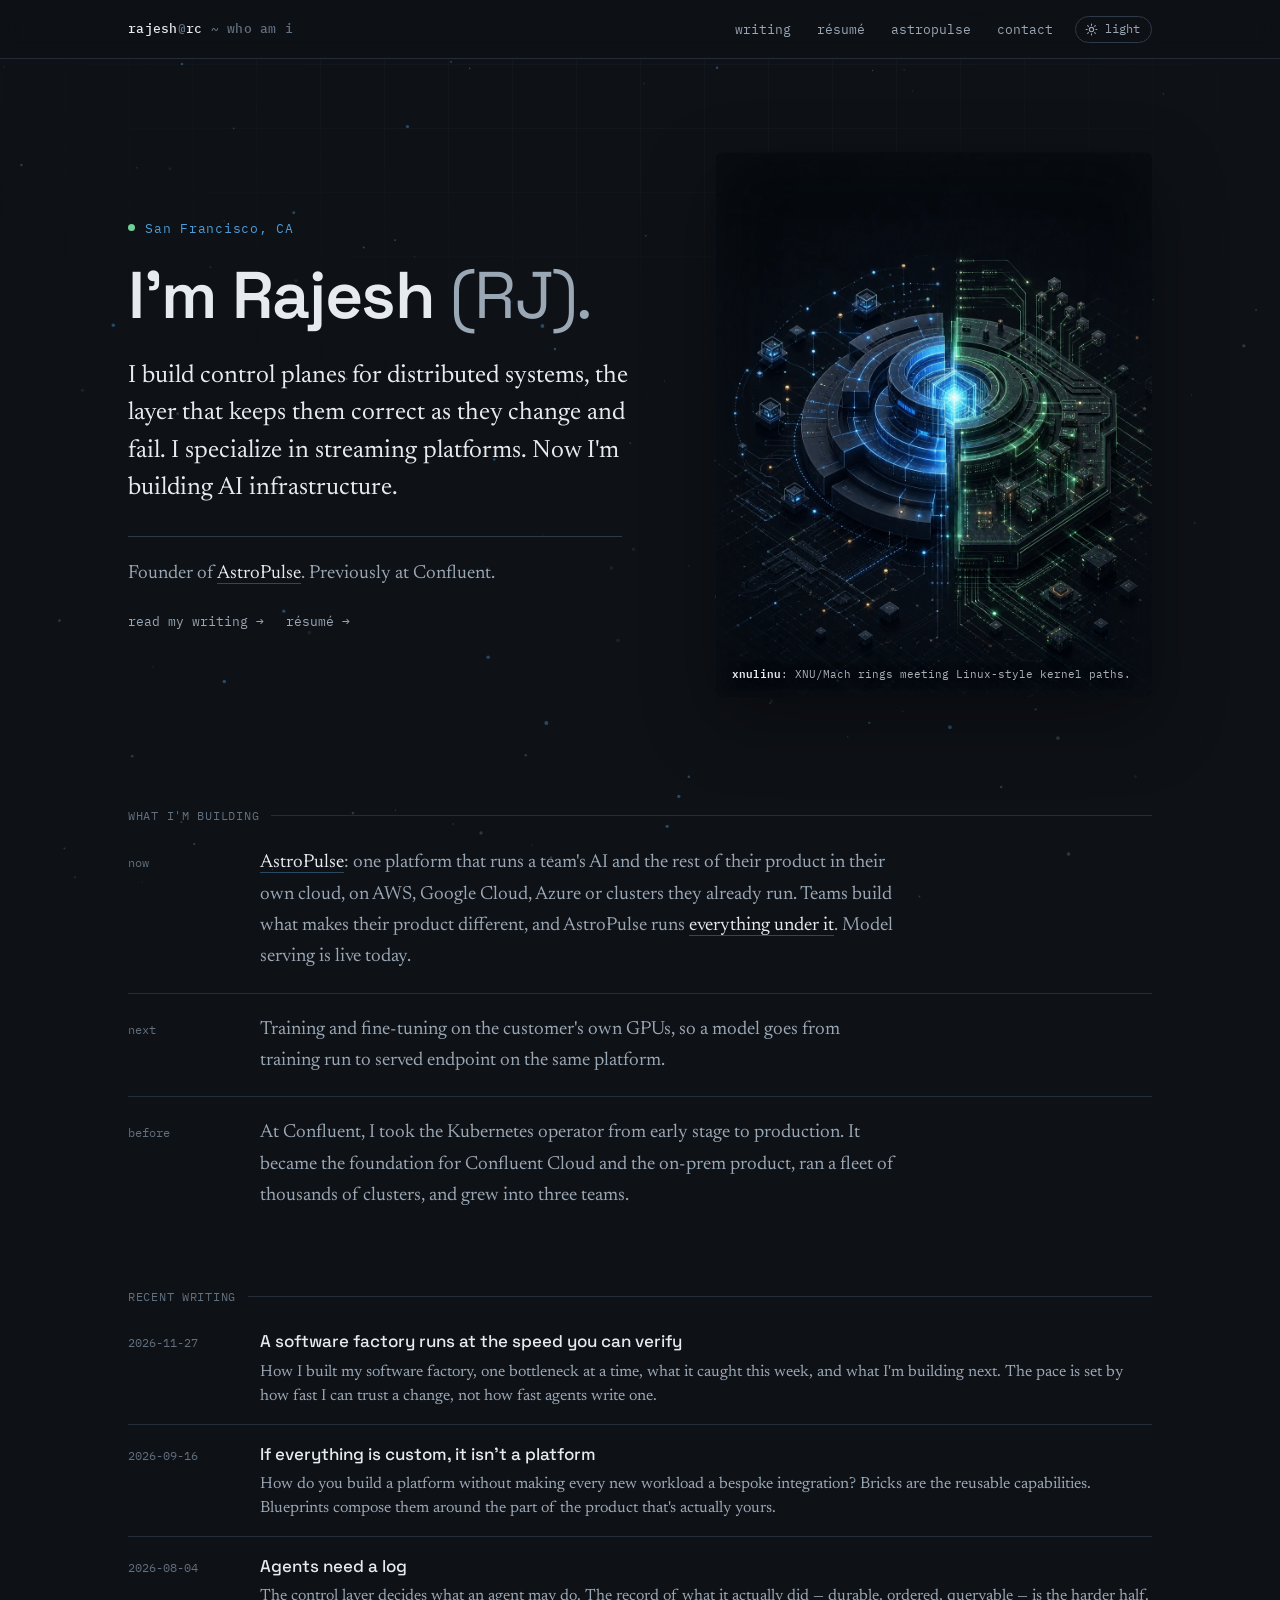
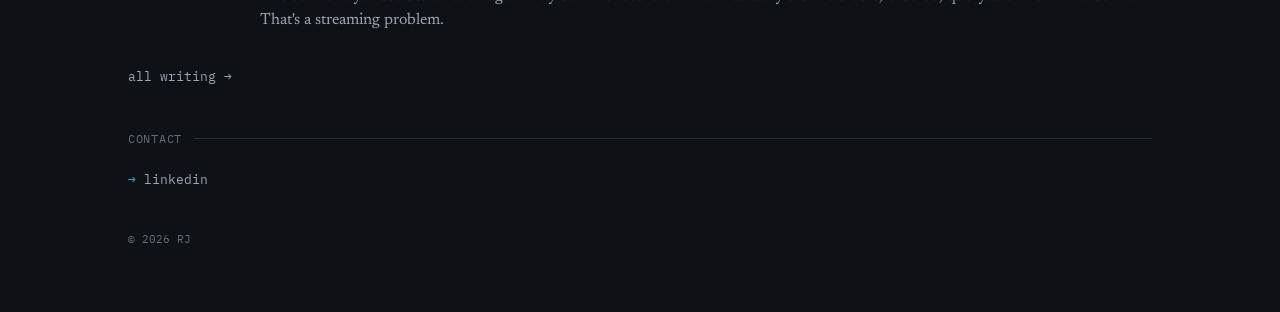
<file: index.html>
<!DOCTYPE html>
<html lang="en">
<head>
<meta charset="UTF-8" />
<meta name="viewport" content="width=device-width, initial-scale=1.0" />
<title>RJ — Who am I</title>
<meta name="description" content="Rajesh (RJ) builds control planes for distributed systems, specializing in streaming platforms, and is now building AI infrastructure. Founder of AstroPulse; previously Confluent." />
<meta property="og:title" content="RJ — Who am I" />
<meta property="og:description" content="Rajesh (RJ) builds control planes for distributed systems, specializing in streaming platforms, and is now building AI infrastructure. Founder of AstroPulse; previously Confluent." />
<meta property="og:type" content="website" />
<link rel="icon" href="favicon.svg" type="image/svg+xml" />
<link rel="preconnect" href="https://fonts.googleapis.com" />
<link rel="preconnect" href="https://fonts.gstatic.com" crossorigin />
<link href="https://fonts.googleapis.com/css2?family=Space+Grotesk:wght@400;500;600;700&family=IBM+Plex+Mono:wght@400;500;600&family=Newsreader:opsz,wght@6..72,400;6..72,500&display=swap" rel="stylesheet" />
<!-- arrows (← → ↗) sit outside the latin subset; fetch just those glyphs so they don't fall back to a system face -->
<link href="https://fonts.googleapis.com/css2?family=IBM+Plex+Mono:wght@400;500;600&family=Space+Grotesk:wght@400;500;600&text=%E2%86%90%E2%86%92%E2%86%97&display=swap" rel="stylesheet" />
<link rel="stylesheet" href="theme.css?v=f1ba9e9d" />
<script src="theme.js?v=f1ba9e9d"></script>
<style>
  :root {
    --bg: #0E1116;
    --panel: #151A21;
    --panel-2: #1B222B;
    --line: #232C37;
    --line-bright: #2E3A48;
    --ink: #E6EBF0;
    --ink-dim: #9AA7B4;
    --ink-faint: #61707E;
    --accent: #4F9DD8;
    --accent-dim: #2A4A63;
    --signal: #6FCF97;
    --header-bg: rgba(14,17,22,0.78);
    --shadow: rgba(0, 0, 0, 0.34);
    --selection-ink: #fff;
    --warn: #D8A14F;
    --display: 'Space Grotesk', sans-serif;
    --mono: 'IBM Plex Mono', monospace;
    --serif: 'Newsreader', serif;
  }

  * { box-sizing: border-box; margin: 0; padding: 0; }

  html { scroll-behavior: smooth; }
  @media (prefers-reduced-motion: reduce) {
    html { scroll-behavior: auto; }
    * { animation: none !important; transition: none !important; }
  }

  body {
    background: var(--bg);
    color: var(--ink);
    font-family: var(--display);
    font-size: 16px;
    line-height: 1.6;
    -webkit-font-smoothing: antialiased;
    overflow-x: hidden;
  }

  ::selection { background: var(--accent-dim); color: var(--selection-ink); }
  a { color: inherit; text-decoration: none; }
  .wrap { max-width: 1080px; margin: 0 auto; padding: 0 28px; }

  /* background grid */
  .grid-bg {
    position: fixed; inset: 0; z-index: 0; pointer-events: none;
    background-image:
      linear-gradient(var(--line) 1px, transparent 1px),
      linear-gradient(90deg, var(--line) 1px, transparent 1px);
    background-size: 64px 64px;
    opacity: 0.25;
    mask-image: radial-gradient(ellipse 80% 60% at 50% 0%, #000 30%, transparent 75%);
  }

  #particle-canvas {
    position: fixed;
    inset: 0;
    z-index: 0;
    pointer-events: none;
    opacity: 0.4;
  }

  /* top bar */
  header.top {
    position: sticky; top: 0; z-index: 50;
    backdrop-filter: blur(10px);
    background: var(--header-bg);
    border-bottom: 1px solid var(--line);
  }
  .top-inner { display: flex; align-items: center; justify-content: space-between; gap: 24px; height: 58px; max-width: 1080px; margin: 0 auto; padding: 0 28px; }
  .brand { font-family: var(--mono); font-size: 13px; letter-spacing: 0.02em; color: var(--ink); font-weight: 500; white-space: nowrap; }
  .brand .dim { color: var(--ink-faint); }
  nav.links { display: flex; gap: 26px; }
  nav.links a { font-family: var(--mono); font-size: 12.5px; color: var(--ink-dim); white-space: nowrap; transition: color .15s; }
  nav.links a:hover { color: var(--accent); }
  @media (max-width: 640px){ nav.links { gap: 16px; } nav.links a:nth-child(3){ display:none; } .brand-suf{ display:none; } }
  /* narrowest phones: contact is the last section of this page, so it drops out of the bar */
  @media (max-width: 400px){ nav.links a:nth-child(4){ display:none; } }

  /* hero — the whole first screen, kept to who I am. It stops a little short of the
     fold so the next section peeks in; the longer story lives there. */
  section.hero {
    position: relative; z-index: 1;
    min-height: calc(100vh - 59px - 150px); min-height: calc(100svh - 59px - 150px);
    display: flex; align-items: center;
    padding: 56px 0 16px;
  }
  section.hero > .wrap { width: 100%; }
  .eyebrow {
    font-family: var(--mono); font-size: 12.5px; color: var(--accent);
    letter-spacing: 0.06em; margin-bottom: 24px; display: flex; align-items: center; gap: 10px;
  }
  .eyebrow .dot { width: 7px; height: 7px; border-radius: 50%; background: var(--signal); box-shadow: 0 0 0 0 rgba(111,207,151,.5); animation: pulse 2.6s infinite; }
  @keyframes pulse { 0%{box-shadow:0 0 0 0 rgba(111,207,151,.45);} 70%{box-shadow:0 0 0 7px rgba(111,207,151,0);} 100%{box-shadow:0 0 0 0 rgba(111,207,151,0);} }

  .hero-wrap {
    display: grid;
    grid-template-columns: minmax(0, 1.08fr) minmax(0, 0.92fr);
    gap: clamp(32px, 6vw, 80px);
    align-items: center;
  }
  .hero-copy { min-width: 0; }
  h1.hero-title {
    font-family: var(--display); font-weight: 600; letter-spacing: -0.02em;
    font-size: clamp(40px, 5.6vw, 66px); line-height: 1; margin-bottom: 30px; white-space: nowrap;
  }
  h1.hero-title .soft { color: var(--ink-dim); font-weight: 400; }
  .hero-lede {
    font-family: var(--serif); font-size: clamp(20px, 2.4vw, 25px); line-height: 1.5;
    color: var(--ink); max-width: 30em;
  }
  .hero-where {
    font-family: var(--serif); font-size: clamp(17px, 1.9vw, 19px); line-height: 1.6;
    color: var(--ink-dim); max-width: 26em;
    margin-top: 28px; padding-top: 22px; border-top: 1px solid var(--line-bright);
  }
  .hero-where a, .now-row a { color: var(--ink); border-bottom: 1px solid var(--accent-dim); transition: border-color .15s; }
  .hero-where a:hover, .now-row a:hover { border-color: var(--accent); }
  .hero-actions { display: flex; flex-wrap: wrap; gap: 22px; margin-top: 22px; }
  .hero-actions a { font-family: var(--mono); font-size: 12.5px; color: var(--ink-dim); transition: color .15s; }
  .hero-actions a:hover { color: var(--accent); }
  .hero-visual {
    position: relative;
    /* never taller than the first screen (4:5 → width = 0.8 × height) */
    width: min(100%, 480px, calc((100svh - 59px - 220px) * 0.8));
    margin-left: auto;
    aspect-ratio: 4 / 5;
    border-radius: 8px;
    overflow: hidden;
    background: var(--panel);
    box-shadow: 0 24px 70px var(--shadow);
  }
  .hero-visual img {
    display: block;
    width: 100%;
    height: 100%;
    object-fit: cover;
  }
  .hero-visual::before,
  .hero-visual::after {
    content: "";
    position: absolute;
    inset: 0;
    pointer-events: none;
    z-index: 1;
  }
  .hero-visual::before {
    background:
      linear-gradient(180deg, transparent 0%, rgba(111, 207, 151, 0.13) 48%, transparent 52%),
      linear-gradient(90deg, rgba(79, 157, 216, 0.16), transparent 42%, rgba(111, 207, 151, 0.12));
    mix-blend-mode: screen;
    opacity: 0.58;
    transform: translateY(-100%);
    animation: kernel-scan 6.5s ease-in-out infinite;
  }
  .hero-visual::after {
    border-radius: 8px;
    box-shadow: inset 0 0 55px rgba(14, 17, 22, 0.76);
  }
  .hero-legend {
    position: absolute;
    left: 16px;
    right: 16px;
    bottom: 14px;
    z-index: 2;
    font-family: var(--mono);
    font-size: 11px;
    line-height: 1.45;
    color: rgba(230, 235, 240, 0.74);
    text-shadow: 0 1px 12px rgba(0, 0, 0, 0.8);
  }
  .hero-legend b { color: #E6EBF0; font-weight: 600; } /* sits on the image, not the page */
  .kernel-signal {
    position: absolute;
    border: 1px solid rgba(111, 207, 151, 0.35);
    border-radius: 50%;
    opacity: 0;
    pointer-events: none;
    animation: kernel-ping 4.8s ease-out infinite;
  }
  .kernel-signal.one {
    width: 32%;
    aspect-ratio: 1;
    left: 34%;
    top: 39%;
  }
  .kernel-signal.two {
    width: 54%;
    aspect-ratio: 1;
    left: 23%;
    top: 28%;
    animation-delay: 1.45s;
    border-color: rgba(79, 157, 216, 0.34);
  }
  @keyframes kernel-scan {
    0%, 18% { transform: translateY(-100%); }
    55%, 100% { transform: translateY(100%); }
  }
  @keyframes kernel-ping {
    0% { transform: scale(0.72); opacity: 0; }
    18% { opacity: 0.42; }
    72%, 100% { transform: scale(1.22); opacity: 0; }
  }
  @media (max-width: 880px) {
    section.hero { min-height: 0; display: block; padding: 64px 0 8px; }
    h1.hero-title { white-space: normal; }
    .hero-wrap { row-gap: 44px; }
    .hero-wrap { grid-template-columns: 1fr; }
    .hero-visual {
      width: min(100%, 460px);
      margin: 8px auto 0;
      aspect-ratio: 16 / 11;
    }
  }

  .sec-label {
    font-family: var(--mono); font-size: 12px; color: var(--ink-faint);
    letter-spacing: 0.06em; text-transform: uppercase; margin: 56px 0 22px;
    display: flex; align-items: center; gap: 12px;
  }
  footer.foot .sec-label { margin-top: 40px; }
  .sec-label::after { content: ""; flex: 1; height: 1px; background: var(--line); }

  /* what I'm building — a short timeline, same rhythm as the writing list */
  section.now { position: relative; z-index: 1; }
  .now-row { display: grid; grid-template-columns: 110px minmax(0, 40em); column-gap: 22px; align-items: baseline; padding: 20px 0; border-top: 1px solid var(--line); }
  .now-row:first-child { border-top: none; padding-top: 0; }
  .now-row .nr-when { font-family: var(--mono); font-size: 12px; color: var(--ink-faint); }
  .now-row p { font-family: var(--serif); font-size: clamp(17px, 1.9vw, 19px); line-height: 1.65; color: var(--ink-dim); }
  @media (max-width: 600px) {
    .now-row { grid-template-columns: 1fr; row-gap: 6px; }
  }

  /* recent writing — filled in by blog/build.py */
  section.recent { position: relative; z-index: 1; }
  .recent-list { display: flex; flex-direction: column; }
  .recent-row { display: grid; grid-template-columns: 110px 1fr; column-gap: 22px; row-gap: 4px; align-items: baseline; padding: 16px 0; border-top: 1px solid var(--line); }
  .recent-row:first-child { border-top: none; padding-top: 0; }
  .recent-row .rr-date { font-family: var(--mono); font-size: 12px; color: var(--ink-faint); }
  .recent-row .rr-title { font-size: 17px; font-weight: 500; color: var(--ink); transition: color .15s; }
  .recent-row .rr-sum { grid-column: 2; font-family: var(--serif); font-size: 16px; color: var(--ink-dim); line-height: 1.5; }
  .recent-row:hover .rr-title { color: var(--accent); }
  .recent-all { display: inline-block; margin-top: 18px; font-family: var(--mono); font-size: 12.5px; color: var(--ink-dim); transition: color .15s; }
  .recent-all:hover { color: var(--accent); }
  @media (max-width: 600px) {
    .recent-row { grid-template-columns: 1fr; }
    .recent-row .rr-sum { grid-column: 1; }
  }

  /* footer */
  footer.foot { position: relative; z-index: 1; padding: 0 0 64px; margin-top: 32px; }
  .foot-links { display: flex; flex-direction: column; gap: 8px; }
  .foot-links a { font-family: var(--mono); font-size: 13px; color: var(--ink-dim); transition: .15s; display: inline-flex; gap: 8px; align-items: center; }
  .foot-links a:hover { color: var(--accent); }
  .foot-links a .ar { color: var(--accent); }
  .foot-base { font-family: var(--mono); font-size: 11px; color: var(--ink-faint); margin-top: 40px; display: flex; justify-content: space-between; flex-wrap: wrap; gap: 10px; }

  /* reveal — only hidden when JS present, so no-JS / crawlers / previews see everything */
  .js .reveal { opacity: 0; transform: translateY(14px); transition: opacity .6s ease, transform .6s ease; }
  .js .reveal.in { opacity: 1; transform: none; }
  @media (prefers-reduced-motion: reduce){ .js .reveal { opacity: 1; transform: none; } }

  :focus-visible { outline: 2px solid var(--accent); outline-offset: 3px; border-radius: 3px; }
</style>
</head>
<body>
<div class="grid-bg" aria-hidden="true"></div>
<canvas id="particle-canvas" aria-hidden="true"></canvas>

<header class="top">
  <div class="top-inner">
    <div class="brand"><a href="index.html" title="Home">rajesh<span class="dim">@</span>rc</a><span class="dim brand-suf"> ~ who am i</span></div>
    <div class="top-actions">
      <nav class="links">
        <a href="blog/index.html" title="Read my writing">writing</a>
        <a href="resume.html" title="My résumé">résumé</a>
        <a href="https://astropulse.io" target="_blank" rel="noopener" title="AstroPulse — what I'm building">astropulse</a>
        <a href="#contact" title="Get in touch">contact</a>
      </nav>
      <button class="theme-toggle" type="button" title="Switch theme" aria-label="Switch theme">
        <svg class="tt-sun" viewBox="0 0 24 24" fill="none" stroke="currentColor" stroke-width="2" stroke-linecap="round" aria-hidden="true"><circle cx="12" cy="12" r="4"/><path d="M12 2v2M12 20v2M4.9 4.9l1.4 1.4M17.7 17.7l1.4 1.4M2 12h2M20 12h2M4.9 19.1l1.4-1.4M17.7 6.3l1.4-1.4"/></svg>
        <svg class="tt-moon" viewBox="0 0 24 24" fill="none" stroke="currentColor" stroke-width="2" stroke-linecap="round" stroke-linejoin="round" aria-hidden="true"><path d="M21 12.8A9 9 0 1 1 11.2 3a7 7 0 0 0 9.8 9.8z"/></svg>
        <span class="tt-label">light</span>
      </button>
    </div>
  </div>
</header>

<main>
  <!-- HERO -->
  <section class="hero">
    <div class="wrap hero-wrap">
      <div class="hero-copy">
        <div class="eyebrow reveal"><span class="dot"></span> San Francisco, CA</div>
        <h1 class="hero-title reveal">I'm Rajesh <span class="soft">(RJ).</span></h1>
        <p class="hero-lede reveal">
          I build control planes for distributed systems, the layer that keeps them correct as they change and fail.
          I specialize in streaming platforms. Now I'm building AI infrastructure.
        </p>
        <p class="hero-where reveal">
          Founder of <a href="https://astropulse.io" target="_blank" rel="noopener" title="AstroPulse">AstroPulse</a>.
          Previously at Confluent.
        </p>
        <div class="hero-actions reveal">
          <a href="blog/index.html" title="Read my writing">read my writing →</a>
          <a href="resume.html" title="My résumé">résumé →</a>
        </div>
      </div>
      <figure class="hero-visual reveal">
        <img src="assets/xnulinu-hero-kernel.webp" width="1024" height="1536" alt="" fetchpriority="high" />
        <span class="kernel-signal one"></span>
        <span class="kernel-signal two"></span>
        <figcaption class="hero-legend"><b>xnulinu</b>: XNU/Mach rings meeting Linux-style kernel paths.</figcaption>
      </figure>
    </div>
  </section>

  <!-- NOW -->
  <section class="now">
    <div class="wrap">
      <div class="sec-label reveal">what i'm building</div>
      <div class="now-list">
        <div class="now-row reveal">
          <span class="nr-when">now</span>
          <p>
          <a href="https://astropulse.io" target="_blank" rel="noopener" title="AstroPulse">AstroPulse</a>: one platform that runs a team's AI and the rest of their product in their own cloud,
          on AWS, Google Cloud, Azure or clusters they already run. Teams build what makes their product different,
          and AstroPulse runs <a href="blog/2026-09-16-if-everything-is-custom-it-isnt-a-platform.html" title="If everything is custom, it isn't a platform">everything under it</a>.
          Model serving is live today.</p>
        </div>
        <div class="now-row reveal">
          <span class="nr-when">next</span>
          <p>
          Training and fine-tuning on the customer's own GPUs, so a model goes from training run to served endpoint
          on the same platform.</p>
        </div>
        <div class="now-row reveal">
          <span class="nr-when">before</span>
          <p>
          At Confluent, I took the Kubernetes operator from early stage to production. It became the foundation
          for Confluent Cloud and the on-prem product, ran a fleet of thousands of clusters, and grew into three teams.</p>
        </div>
      </div>
    </div>
  </section>

  <!-- RECENT WRITING -->
  <section class="recent">
    <div class="wrap">
      <div class="sec-label reveal">recent writing</div>
      <div class="recent-list reveal">
<!-- recent-posts:start (generated by blog/build.py — don't edit by hand) -->
        <a class="recent-row" href="blog/2026-11-27-ship-at-the-speed-you-can-verify.html" title="A software factory runs at the speed you can verify">
          <span class="rr-date">2026-11-27</span>
          <span class="rr-title">A software factory runs at the speed you can verify</span>
          <span class="rr-sum">How I built my software factory, one bottleneck at a time, what it caught this week, and what I&#x27;m building next. The pace is set by how fast I can trust a change, not how fast agents write one.</span>
        </a>
        <a class="recent-row" href="blog/2026-09-16-if-everything-is-custom-it-isnt-a-platform.html" title="If everything is custom, it isn&#x27;t a platform">
          <span class="rr-date">2026-09-16</span>
          <span class="rr-title">If everything is custom, it isn&#x27;t a platform</span>
          <span class="rr-sum">How do you build a platform without making every new workload a bespoke integration? Bricks are the reusable capabilities. Blueprints compose them around the part of the product that&#x27;s actually yours.</span>
        </a>
        <a class="recent-row" href="blog/2026-08-04-agents-need-a-log.html" title="Agents need a log">
          <span class="rr-date">2026-08-04</span>
          <span class="rr-title">Agents need a log</span>
          <span class="rr-sum">The control layer decides what an agent may do. The record of what it actually did — durable, ordered, queryable — is the harder half. That&#x27;s a streaming problem.</span>
        </a>
<!-- recent-posts:end -->
      </div>
      <a class="recent-all reveal" href="blog/index.html" title="All writing">all writing →</a>
    </div>
  </section>
</main>

<!-- CONTACT / FOOTER -->
<footer class="foot" id="contact">
  <div class="wrap">
    <div class="sec-label reveal">contact</div>
    <div class="foot-links reveal">
      <a href="https://www.linkedin.com/in/rbikram/" target="_blank" rel="noopener" title="Connect on LinkedIn"><span class="ar">→</span> linkedin</a>
    </div>
    <div class="foot-base">
      <span>© <span class="year">2026</span> RJ</span>
    </div>
  </div>
</footer>

<script>
  document.documentElement.classList.add('js');
  // copyright year, kept current automatically (HTML has a fallback for no-JS)
  document.querySelectorAll('.year').forEach((e) => { e.textContent = new Date().getFullYear(); });
  const io = new IntersectionObserver((entries) => {
    for (const e of entries) {
      if (e.isIntersecting) { e.target.classList.add('in'); io.unobserve(e.target); }
    }
  }, { threshold: 0.12, rootMargin: '0px 0px -40px 0px' });
  document.querySelectorAll('.reveal').forEach((el, i) => {
    el.style.transitionDelay = Math.min(i * 35, 180) + 'ms';
    io.observe(el);
  });
</script>
<script>
  const canvas = document.getElementById('particle-canvas');
  const ctx = canvas.getContext('2d');
  let particles = [];
  let mouse = { x: null, y: null, radius: 100 };

  function resizeCanvas() {
    canvas.width = window.innerWidth;
    canvas.height = window.innerHeight;
  }
  window.addEventListener('resize', resizeCanvas);
  resizeCanvas();

  window.addEventListener('mousemove', (e) => {
    mouse.x = e.x;
    mouse.y = e.y;
  });
  window.addEventListener('mouseout', () => {
    mouse.x = null;
    mouse.y = null;
  });

  class Particle {
    constructor(x, y, dirX, dirY, size, color) {
      this.x = x;
      this.y = y;
      this.dirX = dirX;
      this.dirY = dirY;
      this.size = size;
      this.color = color;
      this.baseX = this.x;
      this.baseY = this.y;
      this.density = (Math.random() * 30) + 10;
    }
    draw() {
      ctx.beginPath();
      ctx.arc(this.x, this.y, this.size, 0, Math.PI * 2, false);
      ctx.fillStyle = this.color;
      ctx.fill();
    }
    update() {
      let dirX = this.dirX;
      let dirY = this.dirY;

      if (mouse.x !== null && mouse.y !== null) {
        const dx = mouse.x - this.x;
        const dy = mouse.y - this.y;
        const distance = Math.hypot(dx, dy);
        if (distance > 0 && distance < mouse.radius) {
          const force = (mouse.radius - distance) / mouse.radius;
          dirX -= (dx / distance) * force * this.density * 0.1;
          dirY -= (dy / distance) * force * this.density * 0.1;
        }
      }

      if (this.x > canvas.width || this.x < 0) { this.dirX = -this.dirX; dirX = this.dirX; }
      if (this.y > canvas.height || this.y < 0) { this.dirY = -this.dirY; dirY = this.dirY; }

      this.x += dirX;
      this.y += dirY;
      this.draw();
    }
  }

  // particle palette comes from the theme tokens
  function particleColors() {
    const s = getComputedStyle(document.documentElement);
    return ['--line-bright', '--accent', '--ink-faint'].map((v) => s.getPropertyValue(v).trim());
  }
  document.addEventListener('themechange', () => {
    const colors = particleColors();
    particles.forEach((p) => { p.color = colors[Math.floor(Math.random() * colors.length)]; });
  });

  function init() {
    particles = [];
    const particleCount = Math.floor((canvas.width * canvas.height) / 9000);
    const colors = particleColors();
    for (let i = 0; i < particleCount; i++) {
      let size = (Math.random() * 1.5) + 0.5;
      let x = (Math.random() * (innerWidth - size * 2) + size);
      let y = (Math.random() * (innerHeight - size * 2) + size);
      let dirX = (Math.random() * .4) - .2;
      let dirY = (Math.random() * .4) - .2;
      let color = colors[Math.floor(Math.random() * colors.length)];
      particles.push(new Particle(x, y, dirX, dirY, size, color));
    }
  }

  const reducedMotion = window.matchMedia('(prefers-reduced-motion: reduce)').matches;

  function renderStatic() {
    ctx.clearRect(0, 0, innerWidth, innerHeight);
    for (let i = 0; i < particles.length; i++) {
      particles[i].draw();
    }
  }

  function animate() {
    requestAnimationFrame(animate);
    ctx.clearRect(0, 0, innerWidth, innerHeight);
    for (let i = 0; i < particles.length; i++) {
      particles[i].update();
    }
  }

  init();
  if (reducedMotion) {
    renderStatic();
  } else {
    animate();
  }

  // Re-init on resize to adjust particle density
  let resizeTimer;
  window.addEventListener('resize', () => {
    clearTimeout(resizeTimer);
    resizeTimer = setTimeout(() => {
      resizeCanvas();
      init();
      if (reducedMotion) renderStatic();
    }, 250);
  });
</script>
</body>
</html>
</file>
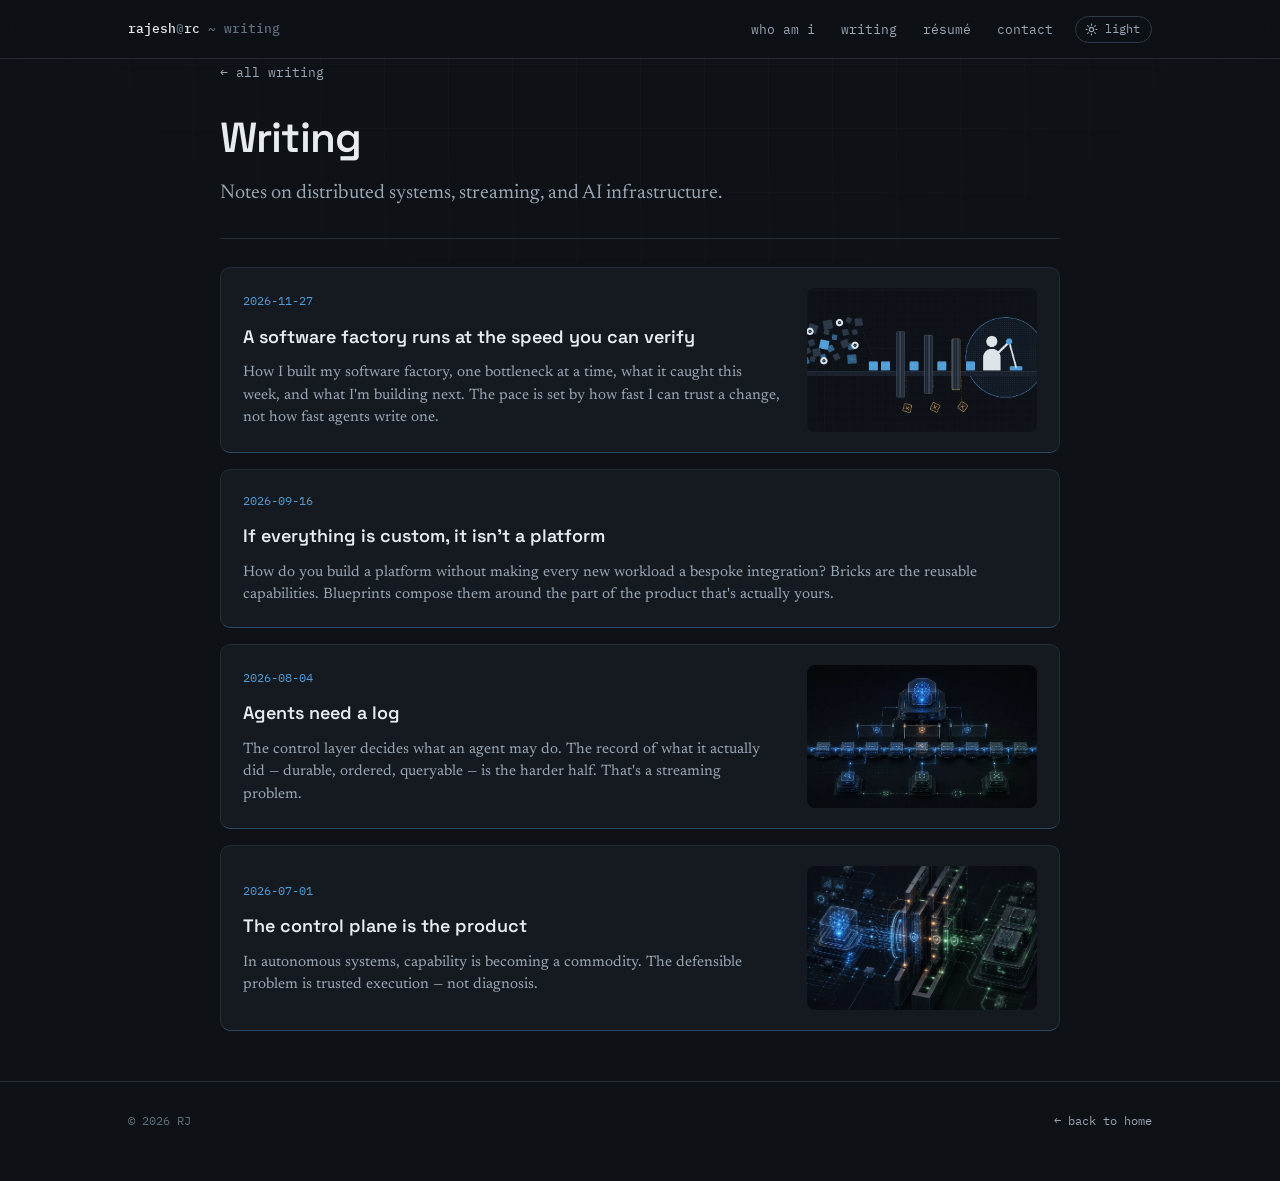
<file: blog/index.html>
<!DOCTYPE html>
<html lang="en">
<head>
<meta charset="UTF-8" />
<meta name="viewport" content="width=device-width, initial-scale=1.0" />
<title>Writing — RJ</title>
<meta name="description" content="Notes on distributed systems, streaming, and AI infrastructure." />
<link rel="preconnect" href="https://fonts.googleapis.com" />
<link rel="preconnect" href="https://fonts.gstatic.com" crossorigin />
<link href="https://fonts.googleapis.com/css2?family=Space+Grotesk:wght@400;500;600;700&family=IBM+Plex+Mono:wght@400;500;600&family=Newsreader:opsz,wght@6..72,400;6..72,500;6..72,600&display=swap" rel="stylesheet" />
<!-- arrows (← → ↗) sit outside the latin subset; fetch just those glyphs so they don't fall back to a system face -->
<link href="https://fonts.googleapis.com/css2?family=IBM+Plex+Mono:wght@400;500;600&family=Space+Grotesk:wght@400;500;600&text=%E2%86%90%E2%86%92%E2%86%97&display=swap" rel="stylesheet" />
<link rel="icon" href="../favicon.svg" type="image/svg+xml" />
<link rel="stylesheet" href="../theme.css?v=f1ba9e9d" />
<link rel="stylesheet" href="style.css?v=f1ba9e9d" />
<script src="../theme.js?v=f1ba9e9d"></script>
</head>
<body>
<div class="grid-bg" aria-hidden="true"></div>

<header class="top">
  <div class="wrap top-inner">
    <a class="brand" href="../index.html" title="Home">rajesh<span class="dim">@</span>rc<span class="dim"> ~ writing</span></a>
    <div class="top-actions">
      <nav class="links">
        <a href="../index.html" title="Who am I">who am i</a>
        <a href="index.html" title="Read my writing">writing</a>
        <a href="../resume.html" title="My résumé">résumé</a>
        <a href="../index.html#contact" title="Get in touch">contact</a>
      </nav>
      <button class="theme-toggle" type="button" title="Switch theme" aria-label="Switch theme">
        <svg class="tt-sun" viewBox="0 0 24 24" fill="none" stroke="currentColor" stroke-width="2" stroke-linecap="round" aria-hidden="true"><circle cx="12" cy="12" r="4"/><path d="M12 2v2M12 20v2M4.9 4.9l1.4 1.4M17.7 17.7l1.4 1.4M2 12h2M20 12h2M4.9 19.1l1.4-1.4M17.7 6.3l1.4-1.4"/></svg>
        <svg class="tt-moon" viewBox="0 0 24 24" fill="none" stroke="currentColor" stroke-width="2" stroke-linecap="round" stroke-linejoin="round" aria-hidden="true"><path d="M21 12.8A9 9 0 1 1 11.2 3a7 7 0 0 0 9.8 9.8z"/></svg>
        <span class="tt-label">light</span>
      </button>
    </div>
  </div>
</header>

<main class="wrap">
  <article class="post post-index">
    <a class="back" href="index.html" title="All writing">← all writing</a>
    <header class="post-head">
      <div class="post-meta"></div>
      <h1 class="post-title">Writing</h1>
      <p class="post-summary">Notes on distributed systems, streaming, and AI infrastructure.</p>
    </header>
    <div class="post-body">
      <div class="post-list">
      <a class="post-row" href="2026-11-27-ship-at-the-speed-you-can-verify.html" title="A software factory runs at the speed you can verify">
        <span class="pr-text">
          <span class="pr-date">2026-11-27</span>
          <span class="pr-title">A software factory runs at the speed you can verify</span>
          <span class="pr-sum">How I built my software factory, one bottleneck at a time, what it caught this week, and what I&#x27;m building next. The pace is set by how fast I can trust a change, not how fast agents write one.</span>
        </span>
        <span class="pr-media"><img src="../assets/blog/software-factory.webp" alt="" loading="lazy" /></span>
      </a>
      <a class="post-row no-media" href="2026-09-16-if-everything-is-custom-it-isnt-a-platform.html" title="If everything is custom, it isn&#x27;t a platform">
        <span class="pr-text">
          <span class="pr-date">2026-09-16</span>
          <span class="pr-title">If everything is custom, it isn&#x27;t a platform</span>
          <span class="pr-sum">How do you build a platform without making every new workload a bespoke integration? Bricks are the reusable capabilities. Blueprints compose them around the part of the product that&#x27;s actually yours.</span>
        </span>
        
      </a>
      <a class="post-row" href="2026-08-04-agents-need-a-log.html" title="Agents need a log">
        <span class="pr-text">
          <span class="pr-date">2026-08-04</span>
          <span class="pr-title">Agents need a log</span>
          <span class="pr-sum">The control layer decides what an agent may do. The record of what it actually did — durable, ordered, queryable — is the harder half. That&#x27;s a streaming problem.</span>
        </span>
        <span class="pr-media"><img src="../assets/blog/agents-need-a-log.webp" alt="" loading="lazy" /></span>
      </a>
      <a class="post-row" href="2026-07-01-the-control-plane-is-the-product.html" title="The control plane is the product">
        <span class="pr-text">
          <span class="pr-date">2026-07-01</span>
          <span class="pr-title">The control plane is the product</span>
          <span class="pr-sum">In autonomous systems, capability is becoming a commodity. The defensible problem is trusted execution — not diagnosis.</span>
        </span>
        <span class="pr-media"><img src="../assets/blog/control-plane-product.webp" alt="" loading="lazy" /></span>
      </a>
    </div>
    </div>
  </article>
</main>

<footer class="foot">
  <div class="wrap foot-base">
    <span>© <span class="year">2026</span> RJ</span>
    <span><a href="../index.html" title="Back to home">← back to home</a></span>
  </div>
</footer>
<script>
  document.querySelectorAll('.year').forEach(function (e) { e.textContent = new Date().getFullYear(); });
</script>
</body>
</html>
</file>
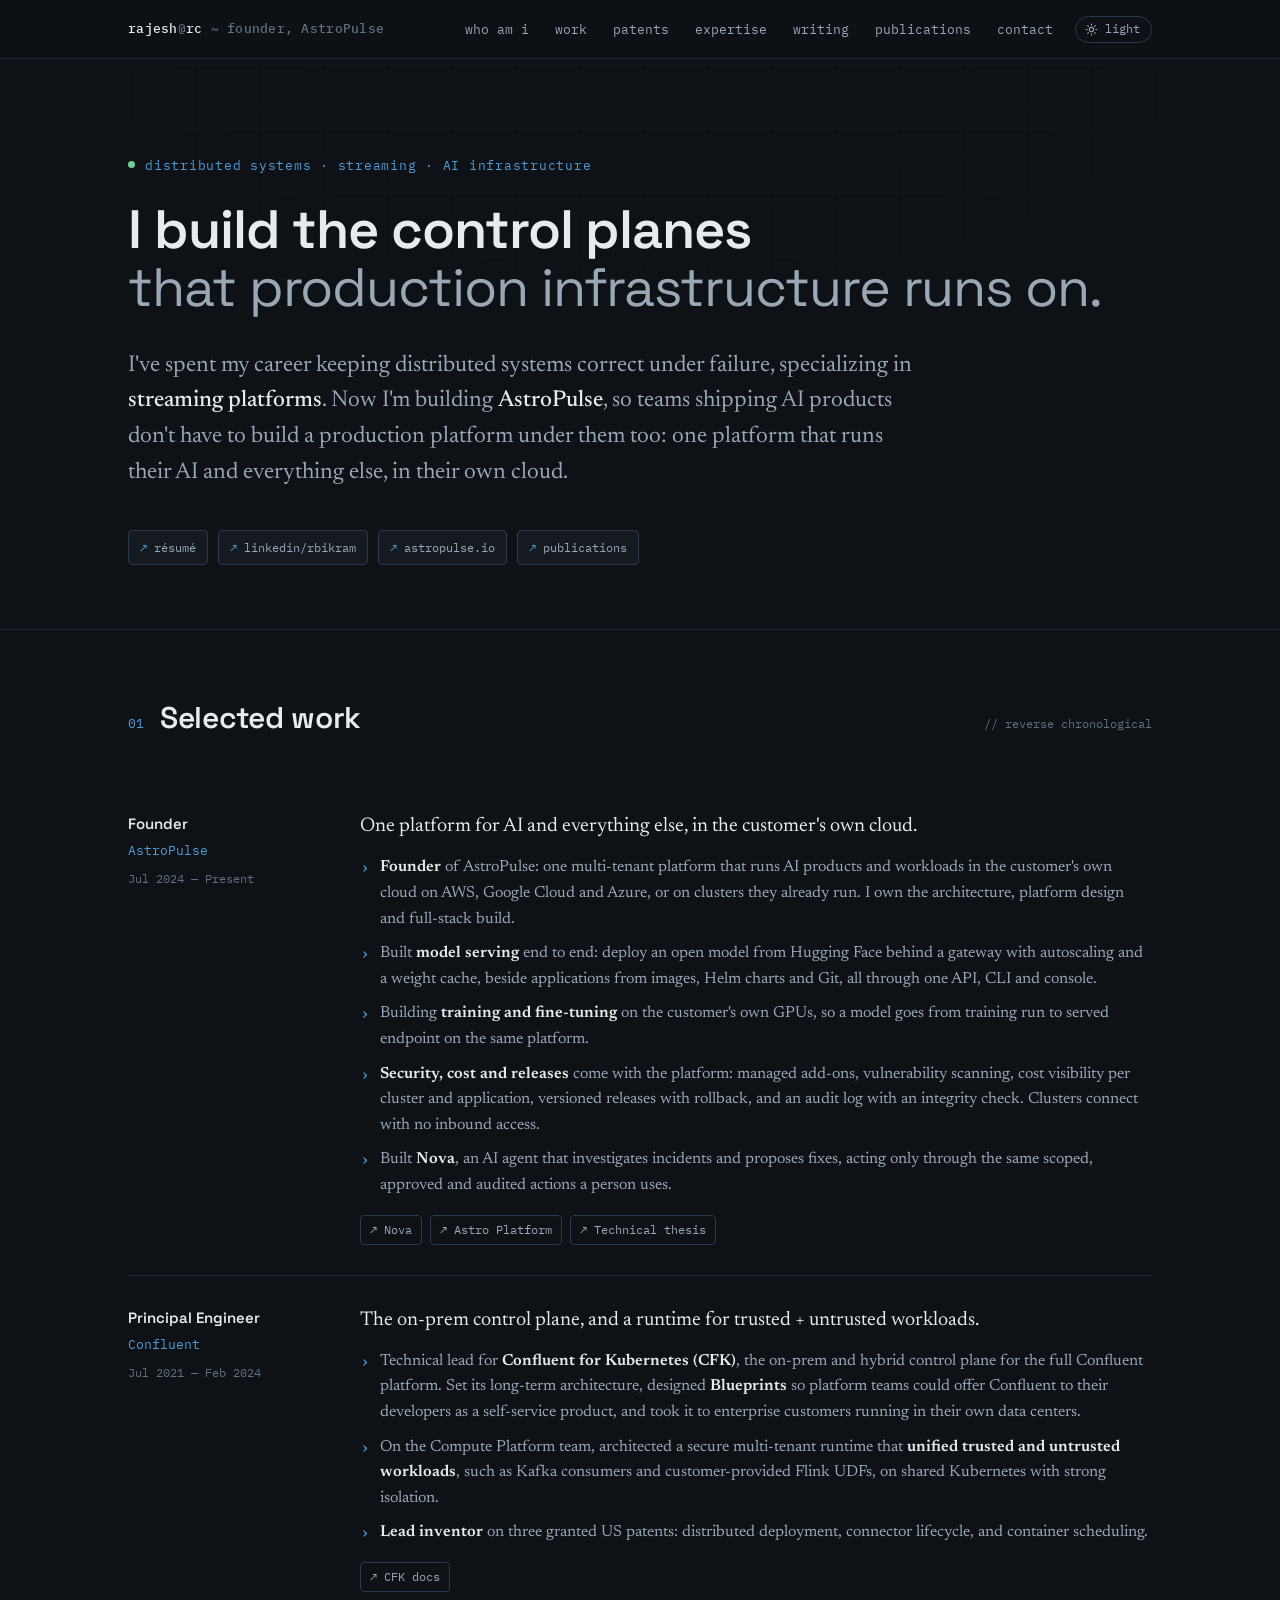
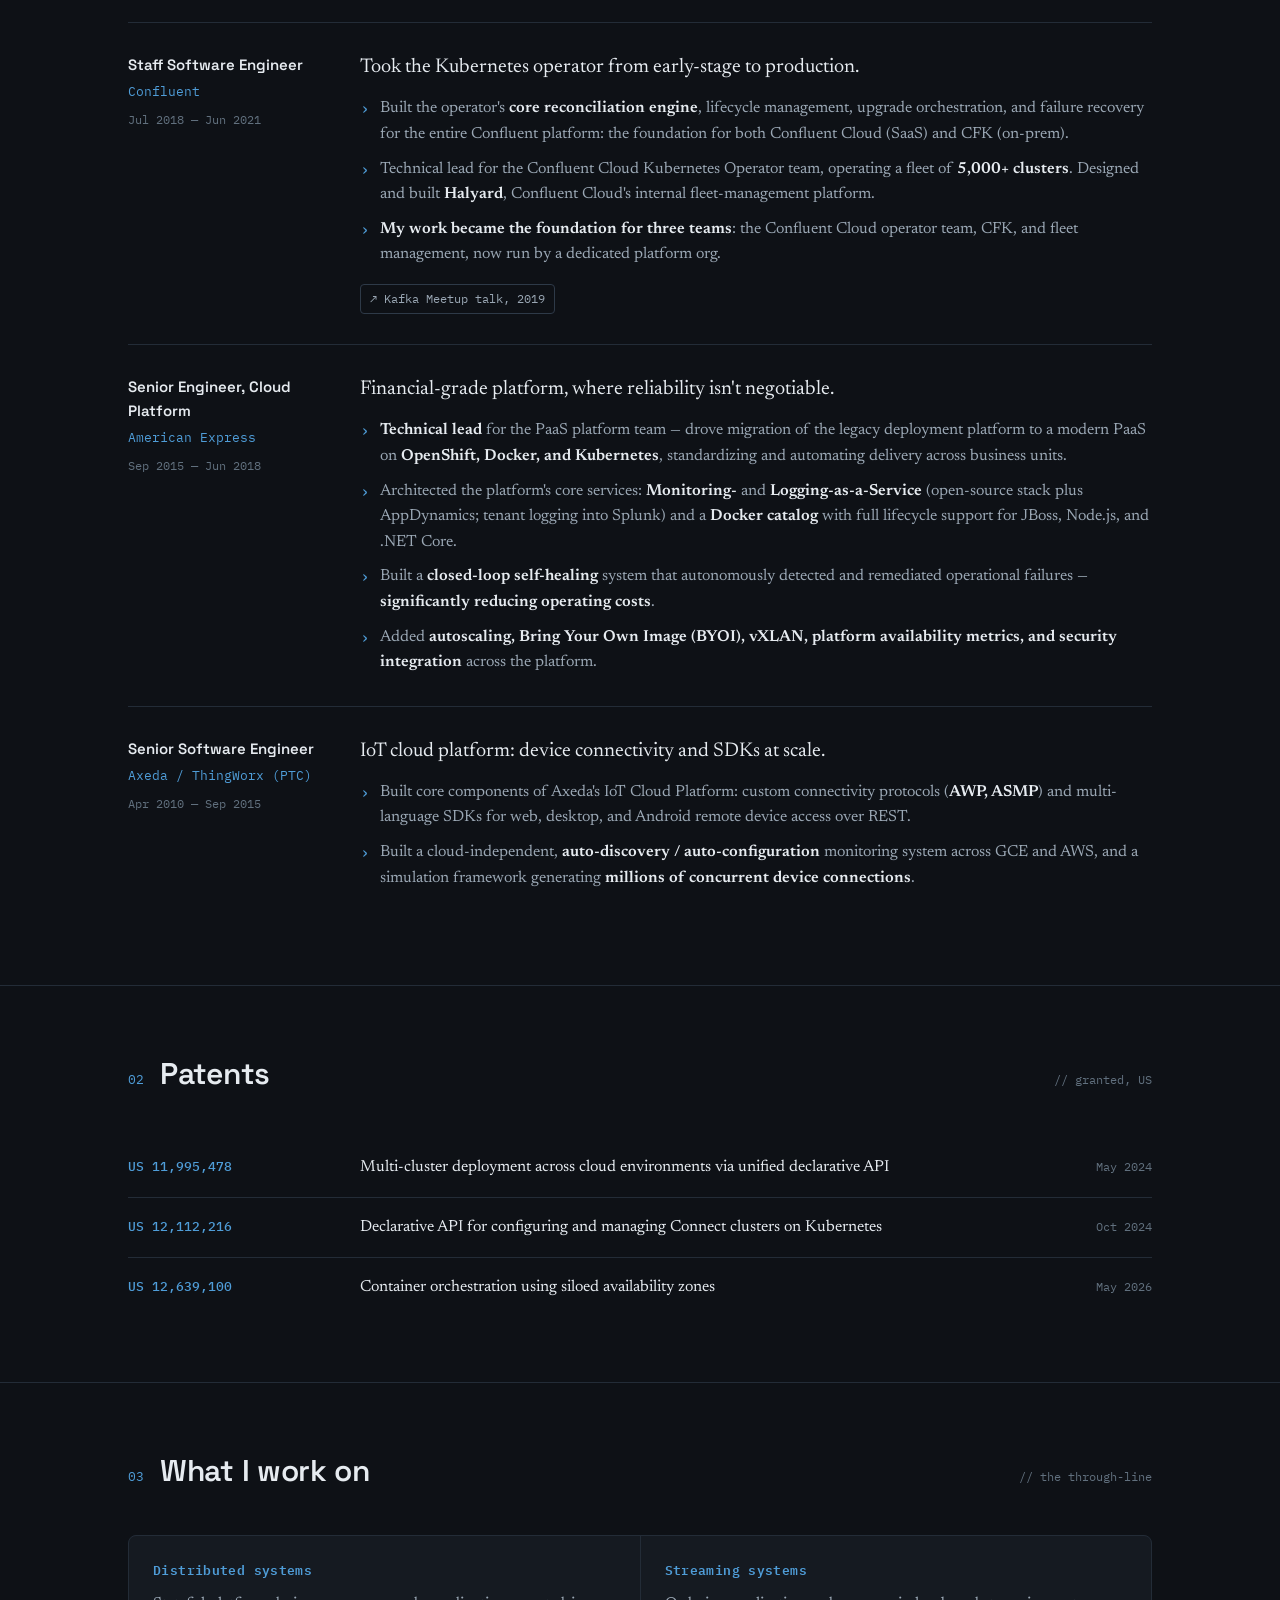
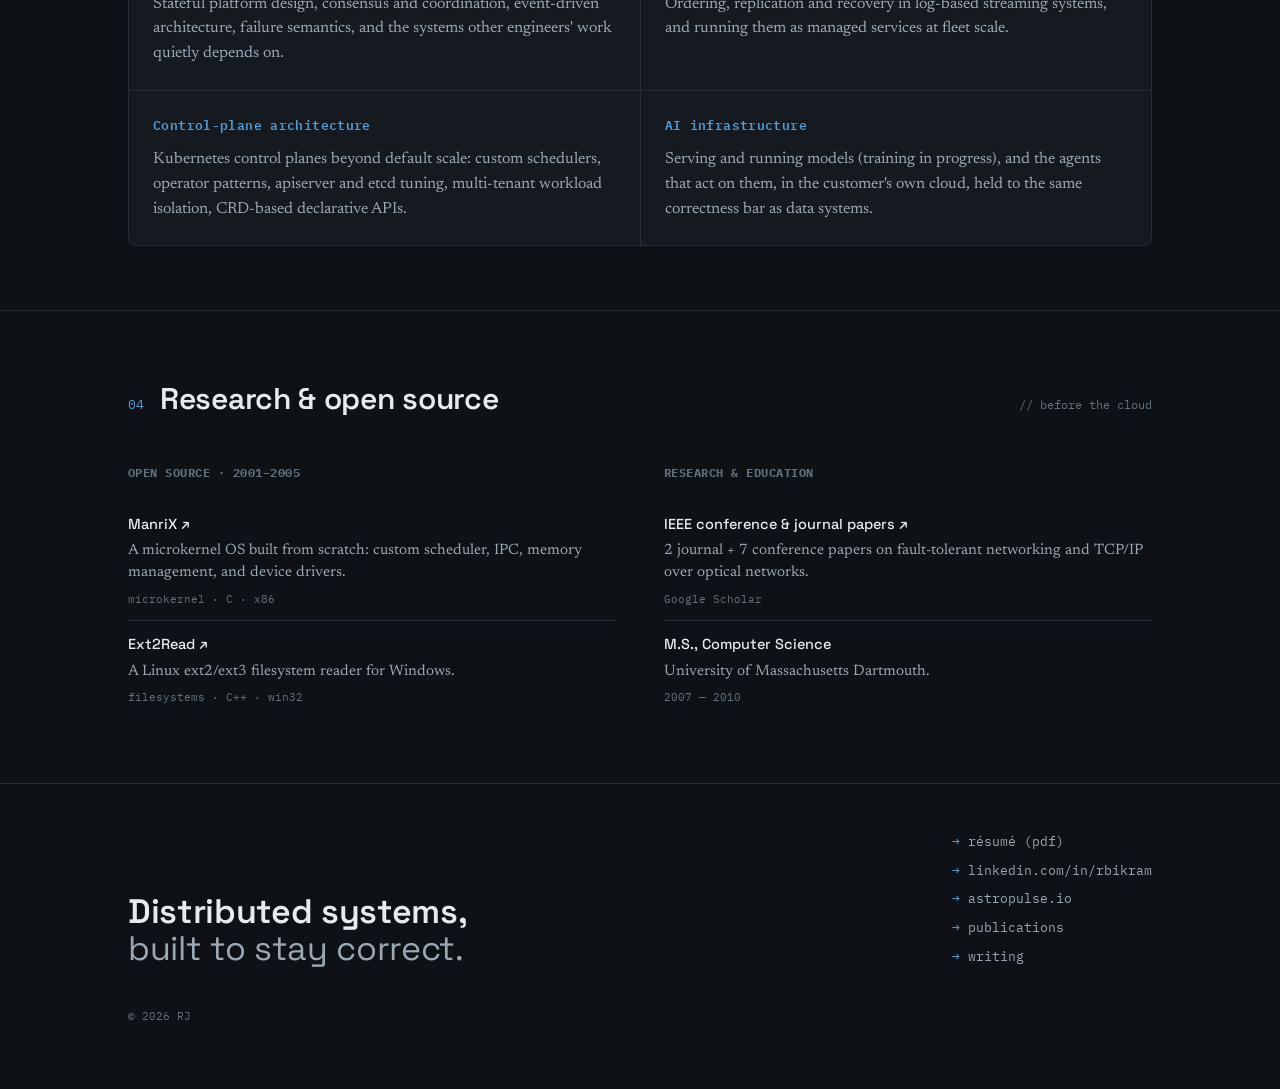
<file: resume.html>
<!DOCTYPE html>
<html lang="en">
<head>
<meta charset="UTF-8" />
<meta name="viewport" content="width=device-width, initial-scale=1.0" />
<title>RJ — Résumé</title>
<meta name="description" content="Founder of AstroPulse. Builds control planes for distributed systems, specializing in streaming platforms, now building AI infrastructure in the customer's own cloud. Three granted US patents." />
<meta property="og:title" content="RJ — Résumé" />
<meta property="og:description" content="Founder of AstroPulse. Distributed systems and streaming platforms, now AI infrastructure. Three granted US patents." />
<meta property="og:type" content="profile" />
<link rel="icon" href="favicon.svg" type="image/svg+xml" />
<link rel="preconnect" href="https://fonts.googleapis.com" />
<link rel="preconnect" href="https://fonts.gstatic.com" crossorigin />
<link href="https://fonts.googleapis.com/css2?family=Space+Grotesk:wght@400;500;600;700&family=IBM+Plex+Mono:wght@400;500;600&family=Newsreader:opsz,wght@6..72,400;6..72,500;6..72,600&display=swap" rel="stylesheet" />
<!-- arrows (← → ↗) sit outside the latin subset; fetch just those glyphs so they don't fall back to a system face -->
<link href="https://fonts.googleapis.com/css2?family=IBM+Plex+Mono:wght@400;500;600&family=Space+Grotesk:wght@400;500;600&text=%E2%86%90%E2%86%92%E2%86%97&display=swap" rel="stylesheet" />
<link rel="stylesheet" href="theme.css?v=f1ba9e9d" />
<script src="theme.js?v=f1ba9e9d"></script>
<style>
  :root {
    --bg: #0E1116;
    --panel: #151A21;
    --panel-2: #1B222B;
    --line: #232C37;
    --line-bright: #2E3A48;
    --ink: #E6EBF0;
    --ink-dim: #9AA7B4;
    --ink-faint: #61707E;
    --accent: #4F9DD8;      /* control-plane blue */
    --accent-dim: #2A4A63;
    --signal: #6FCF97;      /* "executed / ok" green, used once */
    --header-bg: rgba(14,17,22,0.78);
    --shadow: rgba(0, 0, 0, 0.34);
    --selection-ink: #fff;
    --warn: #D8A14F;        /* "approval / gate" amber, used once */
    --display: 'Space Grotesk', sans-serif;
    --mono: 'IBM Plex Mono', monospace;
    --serif: 'Newsreader', serif;
  }

  * { box-sizing: border-box; margin: 0; padding: 0; }

  html { scroll-behavior: smooth; }
  @media (prefers-reduced-motion: reduce) {
    html { scroll-behavior: auto; }
    * { animation: none !important; transition: none !important; }
  }

  body {
    background: var(--bg);
    color: var(--ink);
    font-family: var(--display);
    font-size: 16px;
    line-height: 1.6;
    -webkit-font-smoothing: antialiased;
    overflow-x: hidden;
  }

  ::selection { background: var(--accent-dim); color: var(--selection-ink); }

  a { color: inherit; text-decoration: none; }

  .wrap { max-width: 1080px; margin: 0 auto; padding: 0 28px; }

  /* ---------- background grid: faint, like an architecture canvas ---------- */
  .grid-bg {
    position: fixed; inset: 0; z-index: 0; pointer-events: none;
    background-image:
      linear-gradient(var(--line) 1px, transparent 1px),
      linear-gradient(90deg, var(--line) 1px, transparent 1px);
    background-size: 64px 64px;
    opacity: 0.25;
    mask-image: radial-gradient(ellipse 80% 60% at 50% 0%, #000 30%, transparent 75%);
  }

  /* ---------- top bar ---------- */
  header.top {
    position: sticky; top: 0; z-index: 50;
    backdrop-filter: blur(10px);
    background: var(--header-bg);
    border-bottom: 1px solid var(--line);
  }
  .top-inner { display: flex; align-items: center; justify-content: space-between; gap: 24px; height: 58px; }
  .brand { font-family: var(--mono); font-size: 13px; letter-spacing: 0.02em; color: var(--ink); font-weight: 500; white-space: nowrap; }
  .brand .dim { color: var(--ink-faint); }
  nav.links { display: flex; gap: 26px; }
  nav.links a { font-family: var(--mono); font-size: 12.5px; color: var(--ink-dim); white-space: nowrap; transition: color .15s; }
  nav.links a:hover { color: var(--accent); }
  /* seven links don't fit beside the full brand at mid widths: drop the brand suffix first,
     then tighten the gaps and drop the links that repeat the brand or sit in the page below */
  @media (max-width: 1000px){ .brand-suf { display: none; } }
  @media (max-width: 840px){ nav.links { gap: 18px; } nav.links a.nav-minor { display: none; } }
  @media (max-width: 640px){ nav.links { display: none; } }

  /* ---------- hero ---------- */
  /* hero: one measure. The h1's long line fills --hero-measure; the lede runs at 4/5 of it, same left edge. */
  section.hero { position: relative; z-index: 1; padding: 96px 0 64px; --hero-measure: 980px; }
  .eyebrow {
    font-family: var(--mono); font-size: 12.5px; color: var(--accent);
    letter-spacing: 0.06em; margin-bottom: 26px; display: flex; align-items: baseline; gap: 10px;
  }
  .eyebrow .dot { flex: none; align-self: flex-start; margin-top: 6px; width: 7px; height: 7px; border-radius: 50%; background: var(--signal); box-shadow: 0 0 0 0 rgba(111,207,151,.5); animation: pulse 2.6s infinite; }
  @keyframes pulse { 0%{box-shadow:0 0 0 0 rgba(111,207,151,.45);} 70%{box-shadow:0 0 0 7px rgba(111,207,151,0);} 100%{box-shadow:0 0 0 0 rgba(111,207,151,0);} }

  h1.hero-title {
    font-family: var(--display); font-weight: 600; letter-spacing: -0.02em;
    font-size: clamp(32px, 4.4vw, 54px); line-height: 1.08; margin-bottom: 30px;
    max-width: var(--hero-measure); text-wrap: balance;
  }
  /* own block so balance works per line on phones (Chrome won't balance across the <br>) */
  h1.hero-title .soft { display: block; color: var(--ink-dim); font-weight: 400; }
  .hero-lede {
    font-family: var(--serif); font-size: clamp(18px, 2.2vw, 23px); line-height: 1.55;
    color: var(--ink-dim); max-width: calc(var(--hero-measure) * 0.8); margin-bottom: 40px;
    text-wrap: pretty;
  }
  .hero-lede strong { color: var(--ink); font-weight: 500; }

  .hero-meta { display: flex; flex-wrap: wrap; gap: 10px 10px; }
  .chip {
    font-family: var(--mono); font-size: 12px; color: var(--ink-dim);
    border: 1px solid var(--line-bright); border-radius: 4px; padding: 7px 11px;
    background: var(--panel); transition: border-color .15s, color .15s;
  }
  .chip:hover { border-color: var(--accent-dim); color: var(--ink); }
  .chip a { display: inline-flex; align-items: center; gap: 7px; }
  .chip .arr { color: var(--accent); }

  /* ---------- section scaffolding ---------- */
  section.block { position: relative; z-index: 1; padding: 64px 0; border-top: 1px solid var(--line); }
  .sec-head { display: flex; align-items: baseline; gap: 16px; margin-bottom: 40px; }
  .sec-idx { font-family: var(--mono); font-size: 12.5px; color: var(--accent); }
  .sec-title { font-family: var(--display); font-weight: 600; font-size: clamp(22px, 3.2vw, 30px); letter-spacing: -0.01em; }
  .sec-note { font-family: var(--mono); font-size: 12px; color: var(--ink-faint); margin-left: auto; }
  @media (max-width:600px){ .sec-note{ display:none; } }

  /* ---------- work entries ---------- */
  .work { display: flex; flex-direction: column; gap: 0; }
  .entry {
    display: grid; grid-template-columns: 200px 1fr; gap: 32px;
    padding: 30px 0; border-top: 1px solid var(--line);
  }
  .entry:first-child { border-top: none; }
  .entry .meta-col { }
  .entry .role { font-family: var(--display); font-weight: 600; font-size: 15px; color: var(--ink); }
  .entry .org { font-family: var(--mono); font-size: 12.5px; color: var(--accent); margin-top: 4px; }
  .entry .when { font-family: var(--mono); font-size: 11.5px; color: var(--ink-faint); margin-top: 10px; }
  .entry .body { }
  .entry .headline { font-family: var(--serif); font-size: 20px; line-height: 1.45; color: var(--ink); margin-bottom: 14px; }
  .entry ul { list-style: none; display: flex; flex-direction: column; gap: 9px; }
  /* prose is set in the text face (serif), like the home page and blog; grotesk stays for titles, mono for labels */
  .entry li { font-family: var(--serif); font-size: 16px; color: var(--ink-dim); padding-left: 20px; position: relative; line-height: 1.6; }
  .entry li::before { content: "›"; position: absolute; left: 0; color: var(--accent); font-family: var(--mono); }
  .entry li b { color: var(--ink); font-weight: 600; }
  .entry .links { margin-top: 16px; display: flex; flex-wrap: wrap; gap: 8px; }
  .entry .links a {
    font-family: var(--mono); font-size: 11.5px; color: var(--ink-dim);
    border: 1px solid var(--line-bright); border-radius: 4px; padding: 5px 9px; transition: .15s;
  }
  .entry .links a:hover { border-color: var(--accent); color: var(--accent); }
  @media (max-width: 720px){
    .entry { grid-template-columns: 1fr; gap: 14px; }
    .entry .when { margin-top: 6px; }
  }

  /* ---------- patents ---------- */
  .patents { display: flex; flex-direction: column; }
  .pat {
    display: grid; grid-template-columns: 200px 1fr auto; gap: 32px; align-items: baseline;
    padding: 18px 0; border-top: 1px solid var(--line);
  }
  .pat:first-child { border-top: none; }
  .pat .num { font-family: var(--mono); font-size: 13px; color: var(--accent); font-weight: 500; }
  .pat .num a:hover { text-decoration: underline; }
  .pat .ttl { font-family: var(--serif); font-size: 16px; color: var(--ink); line-height: 1.45; }
  .pat .date { font-family: var(--mono); font-size: 11.5px; color: var(--ink-faint); white-space: nowrap; }
  @media (max-width: 720px){
    .pat { grid-template-columns: 1fr; gap: 5px; }
    .pat .date { margin-top: 2px; }
  }

  /* ---------- expertise grid ---------- */
  .exp-grid { display: grid; grid-template-columns: 1fr 1fr; gap: 1px; background: var(--line); border: 1px solid var(--line); border-radius: 8px; overflow: hidden; }
  .exp-cell { background: var(--panel); padding: 24px; }
  .exp-cell h3 { font-family: var(--mono); font-size: 12.5px; color: var(--accent); font-weight: 600; letter-spacing: .03em; margin-bottom: 12px; }
  .exp-cell p { font-family: var(--serif); font-size: 16px; color: var(--ink-dim); line-height: 1.55; }
  @media (max-width: 640px){ .exp-grid { grid-template-columns: 1fr; } }

  /* ---------- open source / education ---------- */
  .twocol { display: grid; grid-template-columns: 1fr 1fr; gap: 48px; }
  @media (max-width: 720px){ .twocol { grid-template-columns: 1fr; gap: 36px; } }
  .mini h4 { font-family: var(--mono); font-size: 12px; color: var(--ink-faint); letter-spacing: .04em; margin-bottom: 18px; text-transform: uppercase; }
  .mini .item { padding: 12px 0; border-top: 1px solid var(--line); }
  .mini .item:first-of-type { border-top: none; }
  .mini .item .t { font-size: 14.5px; color: var(--ink); font-weight: 500; }
  .mini .item .t a { color: var(--ink); }
  .mini .item .t a:hover { color: var(--accent); }
  .mini .item .d { font-family: var(--serif); font-size: 15px; color: var(--ink-dim); margin-top: 4px; line-height: 1.5; }
  .mini .item .m { font-family: var(--mono); font-size: 11px; color: var(--ink-faint); margin-top: 6px; }

  /* ---------- footer ---------- */
  footer.foot { position: relative; z-index: 1; border-top: 1px solid var(--line); padding: 48px 0 64px; }
  .foot-grid { display: flex; justify-content: space-between; align-items: flex-end; flex-wrap: wrap; gap: 24px; }
  .foot-cta { font-family: var(--display); font-weight: 600; font-size: clamp(22px, 4vw, 34px); letter-spacing: -0.01em; line-height: 1.1; }
  .foot-cta .soft { color: var(--ink-dim); font-weight: 400; }
  .foot-links { display: flex; flex-direction: column; gap: 8px; }
  .foot-links a { font-family: var(--mono); font-size: 13px; color: var(--ink-dim); transition: .15s; display: inline-flex; gap: 8px; align-items: center; }
  .foot-links a:hover { color: var(--accent); }
  .foot-links a .ar { color: var(--accent); }
  .foot-base { font-family: var(--mono); font-size: 11px; color: var(--ink-faint); margin-top: 40px; display: flex; justify-content: space-between; flex-wrap: wrap; gap: 10px; }

  /* reveal on scroll — only hidden when JS is present, so no-JS / crawlers / previews see everything */
  .js .reveal { opacity: 0; transform: translateY(14px); transition: opacity .6s ease, transform .6s ease; }
  .js .reveal.in { opacity: 1; transform: none; }
  @media (prefers-reduced-motion: reduce){ .js .reveal { opacity: 1; transform: none; } }

  :focus-visible { outline: 2px solid var(--accent); outline-offset: 3px; border-radius: 3px; }

  /* print / save-as-PDF: flip the palette to light by overriding the tokens */
  @media print {
    :root, :root[data-theme] {
      --bg:#fff; --panel:#fff; --panel-2:#fff;
      --line:#dfe3e8; --line-bright:#cfd5dc;
      --ink:#14181d; --ink-dim:#3a424b; --ink-faint:#6b7480;
      --accent:#1c6ea4; --accent-dim:#cfe0ec;
    }
    /* theme.css sets color-scheme: dark on :root, which paints the page canvas (and the
       @page margin box) dark around the sheet; force a light canvas edge to edge */
    :root, :root[data-theme] { color-scheme: light; }
    @page { margin: 14mm 15mm; }
    * {
      -webkit-print-color-adjust: exact; print-color-adjust: exact;
      animation: none !important; transition: none !important;
    }
    html, body { background: var(--bg); }
    /* print type scale in pt: prose 10pt, role headline 11.5pt, section titles 13pt, mono labels 7.5-8pt */
    body { font-size: 10pt; line-height: 1.4; }
    .grid-bg, header.top, nav.links, .theme-toggle, .sec-note, .eyebrow .dot { display: none !important; }
    .reveal { opacity: 1 !important; transform: none !important; }
    a { text-decoration: none; }
    .wrap { max-width: none; padding: 0; }

    /* hero: content flows straight on into the first section */
    section.hero { padding: 0 0 12px; }
    .eyebrow { font-size: 8pt; margin-bottom: 6px; }
    h1.hero-title { font-size: 19pt; line-height: 1.15; margin-bottom: 8px; }
    .hero-lede { font-size: 11pt; line-height: 1.45; margin-bottom: 10px; max-width: none; }
    .hero-meta { gap: 5px; }
    .chip { font-size: 7.5pt; padding: 2px 6px; }

    /* sections: no forced breaks; keep each heading with what follows */
    section.block { padding: 12px 0 4px; }
    .sec-head { margin-bottom: 6px; gap: 8px; break-after: avoid; page-break-after: avoid; }
    .sec-idx { font-size: 8pt; }
    .sec-title { font-size: 13pt; }

    /* roles: tighter, and never split one across pages */
    .entry { grid-template-columns: 118px 1fr; gap: 16px; padding: 9px 0; break-inside: avoid; page-break-inside: avoid; }
    .entry .role { font-size: 10pt; line-height: 1.3; }
    .entry .org { font-size: 8pt; margin-top: 2px; }
    .entry .when { font-size: 7.5pt; margin-top: 3px; }
    .entry .headline { font-size: 11.5pt; line-height: 1.35; margin-bottom: 4px; }
    .entry ul { gap: 2px; }
    .entry li { font-size: 10pt; line-height: 1.4; padding-left: 13px; }
    .entry .links { margin-top: 5px; gap: 4px; }
    .entry .links a { font-size: 7.5pt; padding: 1px 5px; }

    .pat { grid-template-columns: 118px 1fr auto; gap: 16px; padding: 4px 0; break-inside: avoid; page-break-inside: avoid; }
    .pat .num { font-size: 8.5pt; }
    .pat .ttl { font-size: 10pt; }
    .pat .date { font-size: 7.5pt; }

    .exp-grid { break-inside: avoid; page-break-inside: avoid; border-radius: 4px; }
    .exp-cell { padding: 8px 10px; break-inside: avoid; }
    .exp-cell h3 { font-size: 8pt; margin-bottom: 3px; }
    .exp-cell p { font-size: 10pt; line-height: 1.4; }

    .twocol { gap: 24px; }
    .mini h4 { font-size: 7.5pt; margin-bottom: 4px; }
    .mini .item { padding: 5px 0; break-inside: avoid; page-break-inside: avoid; }
    .mini .item .t { font-size: 10pt; }
    .mini .item .d { font-size: 10pt; margin-top: 1px; line-height: 1.4; }
    .mini .item .m { font-size: 7.5pt; margin-top: 2px; }

    footer.foot { padding: 12px 0 0; break-inside: avoid; page-break-inside: avoid; }
    .foot-grid { gap: 12px; }
    .foot-cta { font-size: 14pt; }
    .foot-links { gap: 2px; }
    .foot-links a { font-size: 8.5pt; }
    .foot-base { margin-top: 10px; font-size: 7.5pt; }
  }
</style>
</head>
<body>
<div class="grid-bg" aria-hidden="true"></div>

<header class="top">
  <div class="wrap top-inner">
    <div class="brand"><a href="index.html" title="Home">rajesh<span class="dim">@</span>rc</a><span class="dim brand-suf"> ~ founder, AstroPulse</span></div>
    <div class="top-actions">
      <nav class="links">
        <a class="nav-minor" href="index.html" title="Who am I">who am i</a>
        <a href="#work" title="Selected work">work</a>
        <a class="nav-minor" href="#patents" title="Patents">patents</a>
        <a href="#expertise" title="What I work on">expertise</a>
        <a href="blog/index.html" title="Read my writing">writing</a>
        <a href="https://scholar.google.com/scholar?hl=en&amp;as_sdt=0%2C5&amp;q=rajesh+bikram&amp;btnG=" target="_blank" rel="noopener" title="My publications on Google Scholar">publications</a>
        <a href="#contact" title="Get in touch">contact</a>
      </nav>
      <button class="theme-toggle" type="button" title="Switch theme" aria-label="Switch theme">
        <svg class="tt-sun" viewBox="0 0 24 24" fill="none" stroke="currentColor" stroke-width="2" stroke-linecap="round" aria-hidden="true"><circle cx="12" cy="12" r="4"/><path d="M12 2v2M12 20v2M4.9 4.9l1.4 1.4M17.7 17.7l1.4 1.4M2 12h2M20 12h2M4.9 19.1l1.4-1.4M17.7 6.3l1.4-1.4"/></svg>
        <svg class="tt-moon" viewBox="0 0 24 24" fill="none" stroke="currentColor" stroke-width="2" stroke-linecap="round" stroke-linejoin="round" aria-hidden="true"><path d="M21 12.8A9 9 0 1 1 11.2 3a7 7 0 0 0 9.8 9.8z"/></svg>
        <span class="tt-label">light</span>
      </button>
    </div>
  </div>
</header>

<main>
  <!-- HERO -->
  <section class="hero">
    <div class="wrap">
      <div class="eyebrow reveal"><span class="dot"></span> distributed systems · streaming · AI infrastructure</div>
      <h1 class="hero-title reveal">
        I build the control planes<br />
        <span class="soft">that production infrastructure runs on.</span>
      </h1>
      <p class="hero-lede reveal">
        I've spent my career keeping distributed systems correct under failure, specializing in
        <strong>streaming platforms</strong>. Now I'm building <strong>AstroPulse</strong>, so teams shipping
        AI products don't have to build a production platform under them too: one platform that runs their AI
        and everything else, in their own cloud.
      </p>
      <div class="hero-meta reveal">
        <span class="chip"><a href="https://drive.google.com/file/d/1OGxguC88H3lWbmAW5u8Wf6Upwx83AEb1/view?usp=sharing" target="_blank" rel="noopener" title="Download résumé (PDF)"><span class="arr">↗</span> résumé</a></span>
        <span class="chip"><a href="https://www.linkedin.com/in/rbikram/" target="_blank" rel="noopener" title="Connect on LinkedIn"><span class="arr">↗</span> linkedin/rbikram</a></span>
        <span class="chip"><a href="https://astropulse.io" target="_blank" rel="noopener" title="AstroPulse — what I'm building"><span class="arr">↗</span> astropulse.io</a></span>
        <span class="chip"><a href="https://scholar.google.com/scholar?hl=en&amp;as_sdt=0%2C5&amp;q=rajesh+bikram&amp;btnG=" target="_blank" rel="noopener" title="My publications on Google Scholar"><span class="arr">↗</span> publications</a></span>
      </div>
    </div>
  </section>

  <!-- WORK -->
  <section class="block" id="work">
    <div class="wrap">
      <div class="sec-head reveal">
        <span class="sec-idx">01</span>
        <span class="sec-title">Selected work</span>
        <span class="sec-note">// reverse chronological</span>
      </div>

      <div class="work">
        <!-- AstroPulse -->
        <article class="entry reveal">
          <div class="meta-col">
            <div class="role">Founder</div>
            <div class="org">AstroPulse</div>
            <div class="when">Jul 2024 — Present</div>
          </div>
          <div class="body">
            <p class="headline">One platform for AI and everything else, in the customer's own cloud.</p>
            <ul>
              <li><b>Founder</b> of AstroPulse: one multi-tenant platform that runs AI products and workloads in the customer's own cloud on AWS, Google Cloud and Azure, or on clusters they already run. I own the architecture, platform design and full-stack build.</li>
              <li>Built <b>model serving</b> end to end: deploy an open model from Hugging Face behind a gateway with autoscaling and a weight cache, beside applications from images, Helm charts and Git, all through one API, CLI and console.</li>
              <li>Building <b>training and fine-tuning</b> on the customer's own GPUs, so a model goes from training run to served endpoint on the same platform.</li>
              <li><b>Security, cost and releases</b> come with the platform: managed add-ons, vulnerability scanning, cost visibility per cluster and application, versioned releases with rollback, and an audit log with an integrity check. Clusters connect with no inbound access.</li>
              <li>Built <b>Nova</b>, an AI agent that investigates incidents and proposes fixes, acting only through the same scoped, approved and audited actions a person uses.</li>
            </ul>
            <div class="links">
              <a href="https://astropulse.io/products/nova" target="_blank" rel="noopener" title="Nova, AstroPulse's AI agent">↗ Nova</a>
              <a href="https://astropulse.io/products/astro-platform" target="_blank" rel="noopener" title="Astro Platform">↗ Astro Platform</a>
              <a href="https://astropulse.io/docs/blog/ai-sre-race-running-the-wrong-way" target="_blank" rel="noopener" title="Technical thesis: the AI SRE race">↗ Technical thesis</a>
            </div>
          </div>
        </article>

        <!-- Confluent PE -->
        <article class="entry reveal">
          <div class="meta-col">
            <div class="role">Principal Engineer</div>
            <div class="org">Confluent</div>
            <div class="when">Jul 2021 — Feb 2024</div>
          </div>
          <div class="body">
            <p class="headline">The on-prem control plane, and a runtime for trusted + untrusted workloads.</p>
            <ul>
              <li>Technical lead for <b>Confluent for Kubernetes (CFK)</b>, the on-prem and hybrid control plane for the full Confluent platform. Set its long-term architecture, designed <b>Blueprints</b> so platform teams could offer Confluent to their developers as a self-service product, and took it to enterprise customers running in their own data centers.</li>
              <li>On the Compute Platform team, architected a secure multi-tenant runtime that <b>unified trusted and untrusted workloads</b>, such as Kafka consumers and customer-provided Flink UDFs, on shared Kubernetes with strong isolation.</li>
              <li><b>Lead inventor</b> on three granted US patents: distributed deployment, connector lifecycle, and container scheduling.</li>
            </ul>
            <div class="links">
              <a href="https://docs.confluent.io/operator/current/overview.html" target="_blank" rel="noopener" title="Confluent for Kubernetes documentation">↗ CFK docs</a>
            </div>
          </div>
        </article>

        <!-- Confluent Staff -->
        <article class="entry reveal">
          <div class="meta-col">
            <div class="role">Staff Software Engineer</div>
            <div class="org">Confluent</div>
            <div class="when">Jul 2018 — Jun 2021</div>
          </div>
          <div class="body">
            <p class="headline">Took the Kubernetes operator from early-stage to production.</p>
            <ul>
              <li>Built the operator's <b>core reconciliation engine</b>, lifecycle management, upgrade orchestration, and failure recovery for the entire Confluent platform: the foundation for both Confluent Cloud (SaaS) and CFK (on-prem).</li>
              <li>Technical lead for the Confluent Cloud Kubernetes Operator team, operating a fleet of <b>5,000+ clusters</b>. Designed and built <b>Halyard</b>, Confluent Cloud's internal fleet-management platform.</li>
              <li><b>My work became the foundation for three teams</b>: the Confluent Cloud operator team, CFK, and fleet management, now run by a dedicated platform org.</li>
            </ul>
            <div class="links">
              <a href="https://www.youtube.com/watch?v=VbE27HBSGqw" target="_blank" rel="noopener" title="Kafka Meetup talk, 2019 (YouTube)">↗ Kafka Meetup talk, 2019</a>
            </div>
          </div>
        </article>

        <!-- AmEx -->
        <article class="entry reveal">
          <div class="meta-col">
            <div class="role">Senior Engineer, Cloud Platform</div>
            <div class="org">American Express</div>
            <div class="when">Sep 2015 — Jun 2018</div>
          </div>
          <div class="body">
            <p class="headline">Financial-grade platform, where reliability isn't negotiable.</p>
            <ul>
              <li><b>Technical lead</b> for the PaaS platform team — drove migration of the legacy deployment platform to a modern PaaS on <b>OpenShift, Docker, and Kubernetes</b>, standardizing and automating delivery across business units.</li>
              <li>Architected the platform's core services: <b>Monitoring-</b> and <b>Logging-as-a-Service</b> (open-source stack plus AppDynamics; tenant logging into Splunk) and a <b>Docker catalog</b> with full lifecycle support for JBoss, Node.js, and .NET Core.</li>
              <li>Built a <b>closed-loop self-healing</b> system that autonomously detected and remediated operational failures — <b>significantly reducing operating costs</b>.</li>
              <li>Added <b>autoscaling, Bring Your Own Image (BYOI), vXLAN, platform availability metrics, and security integration</b> across the platform.</li>
            </ul>
          </div>
        </article>

        <!-- Axeda -->
        <article class="entry reveal">
          <div class="meta-col">
            <div class="role">Senior Software Engineer</div>
            <div class="org">Axeda / ThingWorx (PTC)</div>
            <div class="when">Apr 2010 — Sep 2015</div>
          </div>
          <div class="body">
            <p class="headline">IoT cloud platform: device connectivity and SDKs at scale.</p>
            <ul>
              <li>Built core components of Axeda's IoT Cloud Platform: custom connectivity protocols (<b>AWP, ASMP</b>) and multi-language SDKs for web, desktop, and Android remote device access over REST.</li>
              <li>Built a cloud-independent, <b>auto-discovery / auto-configuration</b> monitoring system across GCE and AWS, and a simulation framework generating <b>millions of concurrent device connections</b>.</li>
            </ul>
          </div>
        </article>
      </div>
    </div>
  </section>

  <!-- PATENTS -->
  <section class="block" id="patents">
    <div class="wrap">
      <div class="sec-head reveal">
        <span class="sec-idx">02</span>
        <span class="sec-title">Patents</span>
        <span class="sec-note">// granted, US</span>
      </div>
      <div class="patents">
        <div class="pat reveal">
          <div class="num"><a href="https://patents.justia.com/patent/11995478" target="_blank" rel="noopener" title="US Patent 11,995,478 on Justia">US 11,995,478</a></div>
          <div class="ttl">Multi-cluster deployment across cloud environments via unified declarative API</div>
          <div class="date">May 2024</div>
        </div>
        <div class="pat reveal">
          <div class="num"><a href="https://patents.justia.com/patent/12112216" target="_blank" rel="noopener" title="US Patent 12,112,216 on Justia">US 12,112,216</a></div>
          <div class="ttl">Declarative API for configuring and managing Connect clusters on Kubernetes</div>
          <div class="date">Oct 2024</div>
        </div>
        <div class="pat reveal">
          <div class="num"><a href="https://patentsgazette.uspto.gov/week21/OG/html/1546-4/US12639100-20260526.html" target="_blank" rel="noopener" title="US Patent 12,639,100 in the USPTO Official Gazette">US 12,639,100</a></div>
          <div class="ttl">Container orchestration using siloed availability zones</div>
          <div class="date">May 2026</div>
        </div>
      </div>
    </div>
  </section>

  <!-- EXPERTISE -->
  <section class="block" id="expertise">
    <div class="wrap">
      <div class="sec-head reveal">
        <span class="sec-idx">03</span>
        <span class="sec-title">What I work on</span>
        <span class="sec-note">// the through-line</span>
      </div>
      <div class="exp-grid reveal">
        <div class="exp-cell">
          <h3>Distributed systems</h3>
          <p>Stateful platform design, consensus and coordination, event-driven architecture, failure semantics, and the systems other engineers' work quietly depends on.</p>
        </div>
        <div class="exp-cell">
          <h3>Streaming systems</h3>
          <p>Ordering, replication and recovery in log-based streaming systems, and running them as managed services at fleet scale.</p>
        </div>
        <div class="exp-cell">
          <h3>Control-plane architecture</h3>
          <p>Kubernetes control planes beyond default scale: custom schedulers, operator patterns, apiserver and etcd tuning, multi-tenant workload isolation, CRD-based declarative APIs.</p>
        </div>
        <div class="exp-cell">
          <h3>AI infrastructure</h3>
          <p>Serving and running models (training in progress), and the agents that act on them, in the customer's own cloud, held to the same correctness bar as data systems.</p>
        </div>
      </div>
    </div>
  </section>

  <!-- RESEARCH / OSS / EDU -->
  <section class="block">
    <div class="wrap">
      <div class="sec-head reveal">
        <span class="sec-idx">04</span>
        <span class="sec-title">Research &amp; open source</span>
        <span class="sec-note">// before the cloud</span>
      </div>
      <div class="twocol">
        <div class="mini reveal">
          <h4>Open source · 2001–2005</h4>
          <div class="item">
            <div class="t"><a href="https://manrix.sourceforge.net/" target="_blank" rel="noopener" title="ManriX — microkernel OS on SourceForge">ManriX ↗</a></div>
            <div class="d">A microkernel OS built from scratch: custom scheduler, IPC, memory management, and device drivers.</div>
            <div class="m">microkernel · C · x86</div>
          </div>
          <div class="item">
            <div class="t"><a href="https://sourceforge.net/projects/ext2read/" target="_blank" rel="noopener" title="Ext2Read — ext2/3 reader for Windows, on SourceForge">Ext2Read ↗</a></div>
            <div class="d">A Linux ext2/ext3 filesystem reader for Windows.</div>
            <div class="m">filesystems · C++ · win32</div>
          </div>
        </div>
        <div class="mini reveal">
          <h4>Research &amp; education</h4>
          <div class="item">
            <div class="t"><a href="https://scholar.google.com/scholar?hl=en&amp;as_sdt=0%2C5&amp;q=rajesh+bikram&amp;btnG=" target="_blank" rel="noopener" title="My publications on Google Scholar">IEEE conference &amp; journal papers ↗</a></div>
            <div class="d">2 journal + 7 conference papers on fault-tolerant networking and TCP/IP over optical networks.</div>
            <div class="m">Google Scholar</div>
          </div>
          <div class="item">
            <div class="t">M.S., Computer Science</div>
            <div class="d">University of Massachusetts Dartmouth.</div>
            <div class="m">2007 — 2010</div>
          </div>
        </div>
      </div>
    </div>
  </section>
</main>

<!-- CONTACT / FOOTER -->
<footer class="foot" id="contact">
  <div class="wrap">
    <div class="foot-grid">
      <div class="foot-cta reveal">
        Distributed systems,<br /><span class="soft">built to stay correct.</span>
      </div>
      <div class="foot-links reveal">
        <a href="https://drive.google.com/file/d/1OGxguC88H3lWbmAW5u8Wf6Upwx83AEb1/view?usp=sharing" target="_blank" rel="noopener" title="Download résumé (PDF)"><span class="ar">→</span> résumé (pdf)</a>
        <a href="https://www.linkedin.com/in/rbikram/" target="_blank" rel="noopener" title="Connect on LinkedIn"><span class="ar">→</span> linkedin.com/in/rbikram</a>
        <a href="https://astropulse.io" target="_blank" rel="noopener" title="AstroPulse — what I'm building"><span class="ar">→</span> astropulse.io</a>
        <a href="https://scholar.google.com/scholar?hl=en&amp;as_sdt=0%2C5&amp;q=rajesh+bikram&amp;btnG=" target="_blank" rel="noopener" title="My publications on Google Scholar"><span class="ar">→</span> publications</a>
        <a href="blog/index.html" title="Read my writing"><span class="ar">→</span> writing</a>
      </div>
    </div>
    <div class="foot-base">
      <span>© <span class="year">2026</span> RJ</span>
    </div>
  </div>
</footer>

<script>
  // scroll reveal — quiet, once
  document.documentElement.classList.add('js');
  // copyright year, kept current automatically (HTML has a fallback for no-JS)
  document.querySelectorAll('.year').forEach((e) => { e.textContent = new Date().getFullYear(); });
  const io = new IntersectionObserver((entries) => {
    for (const e of entries) {
      if (e.isIntersecting) { e.target.classList.add('in'); io.unobserve(e.target); }
    }
  }, { threshold: 0.12, rootMargin: '0px 0px -40px 0px' });
  document.querySelectorAll('.reveal').forEach((el, i) => {
    el.style.transitionDelay = Math.min(i * 35, 180) + 'ms';
    io.observe(el);
  });
</script>
</body>
</html>
</file>
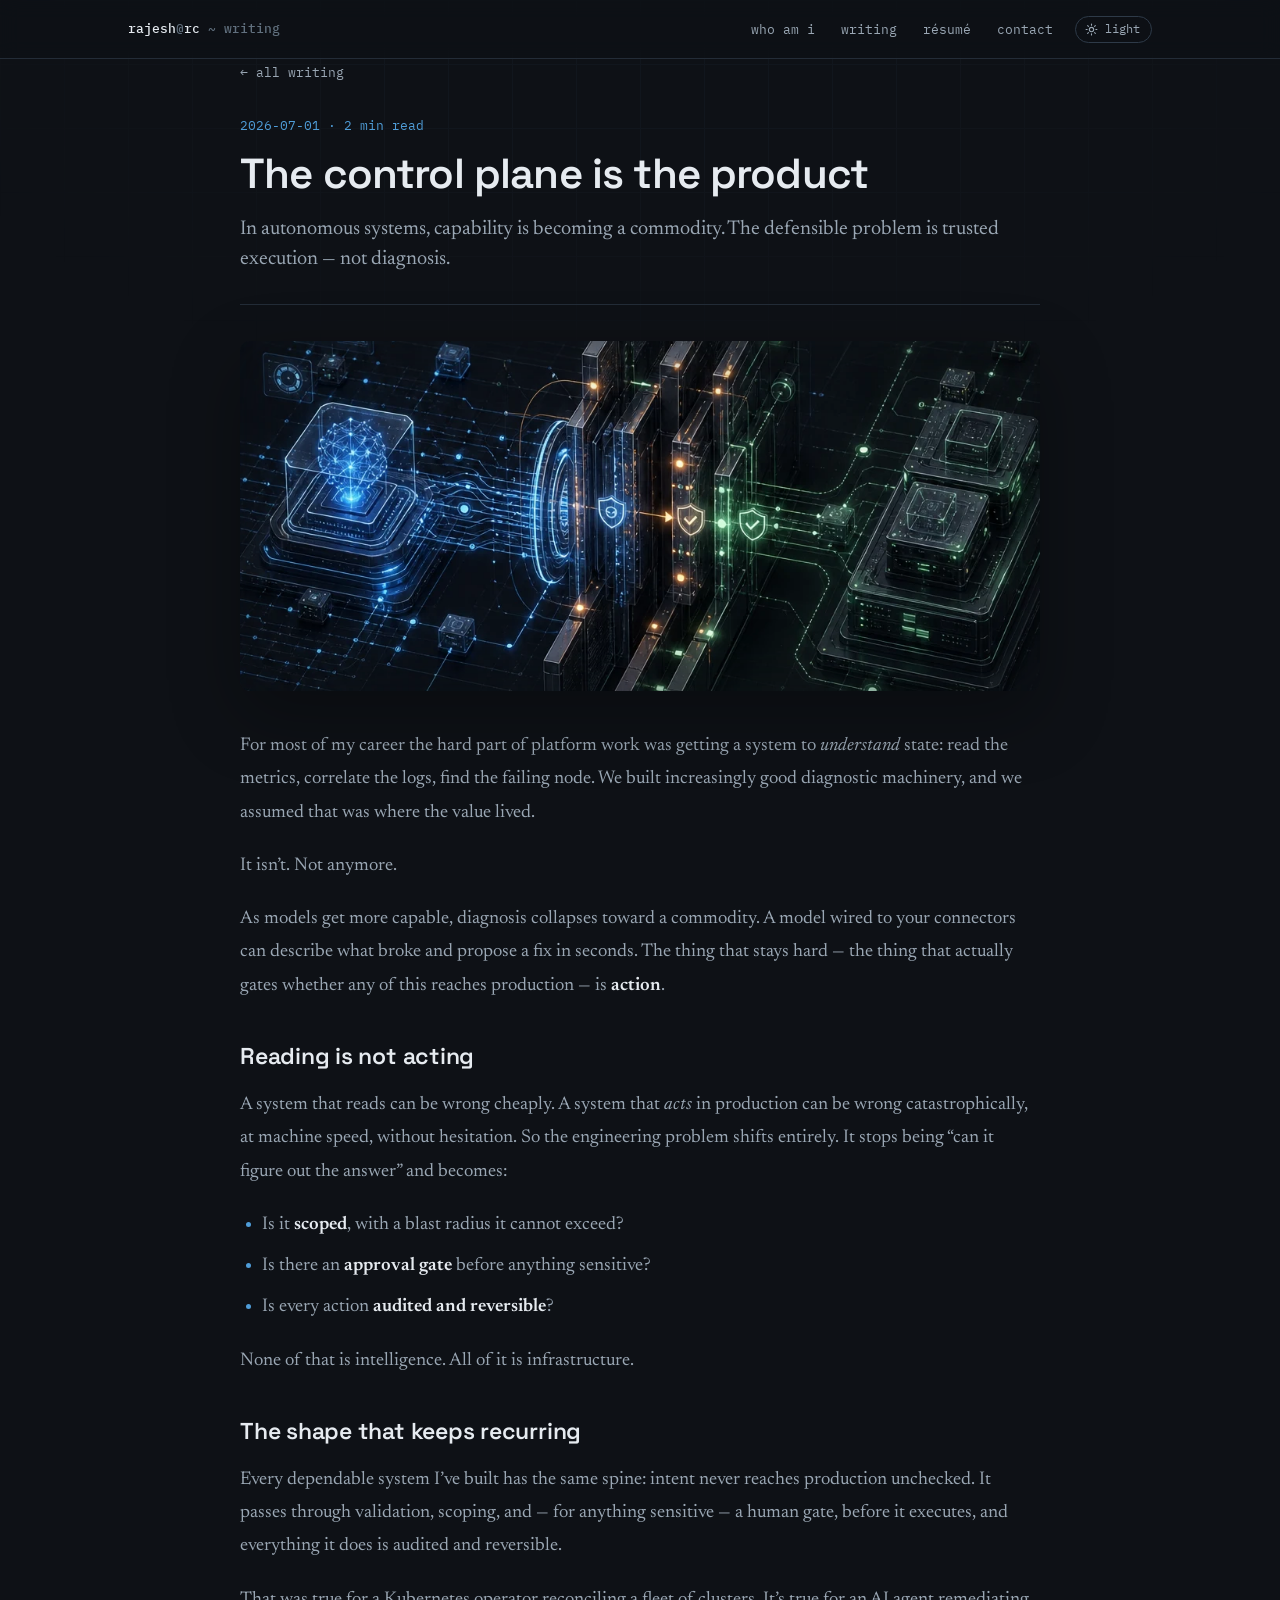
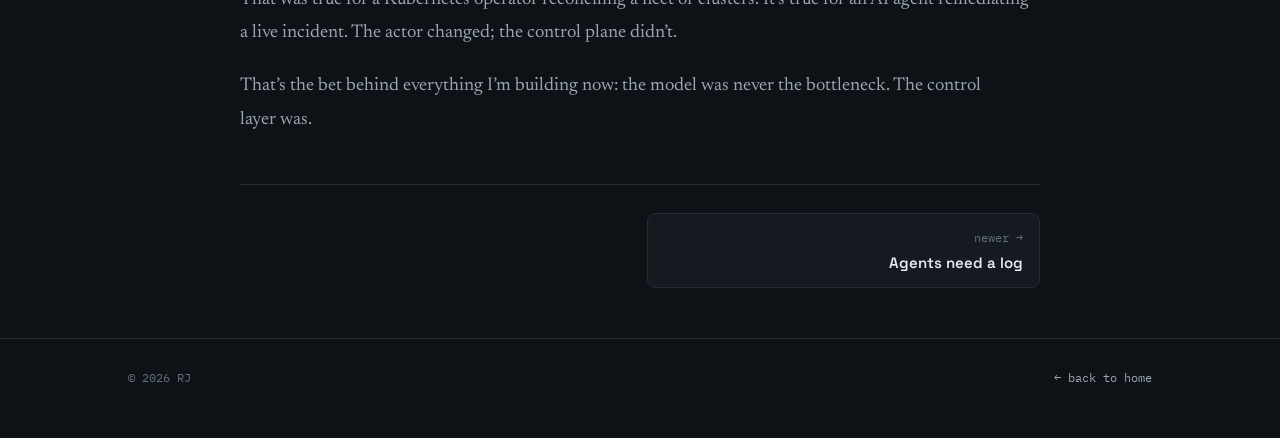
<file: blog/2026-07-01-the-control-plane-is-the-product.html>
<!DOCTYPE html>
<html lang="en">
<head>
<meta charset="UTF-8" />
<meta name="viewport" content="width=device-width, initial-scale=1.0" />
<title>The control plane is the product — RJ</title>
<meta name="description" content="In autonomous systems, capability is becoming a commodity. The defensible problem is trusted execution — not diagnosis." />
<link rel="preconnect" href="https://fonts.googleapis.com" />
<link rel="preconnect" href="https://fonts.gstatic.com" crossorigin />
<link href="https://fonts.googleapis.com/css2?family=Space+Grotesk:wght@400;500;600;700&family=IBM+Plex+Mono:wght@400;500;600&family=Newsreader:opsz,wght@6..72,400;6..72,500;6..72,600&display=swap" rel="stylesheet" />
<!-- arrows (← → ↗) sit outside the latin subset; fetch just those glyphs so they don't fall back to a system face -->
<link href="https://fonts.googleapis.com/css2?family=IBM+Plex+Mono:wght@400;500;600&family=Space+Grotesk:wght@400;500;600&text=%E2%86%90%E2%86%92%E2%86%97&display=swap" rel="stylesheet" />
<link rel="icon" href="../favicon.svg" type="image/svg+xml" />
<link rel="stylesheet" href="../theme.css?v=f1ba9e9d" />
<link rel="stylesheet" href="style.css?v=f1ba9e9d" />
<script src="../theme.js?v=f1ba9e9d"></script>
</head>
<body>
<div class="grid-bg" aria-hidden="true"></div>

<header class="top">
  <div class="wrap top-inner">
    <a class="brand" href="../index.html" title="Home">rajesh<span class="dim">@</span>rc<span class="dim"> ~ writing</span></a>
    <div class="top-actions">
      <nav class="links">
        <a href="../index.html" title="Who am I">who am i</a>
        <a href="index.html" title="Read my writing">writing</a>
        <a href="../resume.html" title="My résumé">résumé</a>
        <a href="../index.html#contact" title="Get in touch">contact</a>
      </nav>
      <button class="theme-toggle" type="button" title="Switch theme" aria-label="Switch theme">
        <svg class="tt-sun" viewBox="0 0 24 24" fill="none" stroke="currentColor" stroke-width="2" stroke-linecap="round" aria-hidden="true"><circle cx="12" cy="12" r="4"/><path d="M12 2v2M12 20v2M4.9 4.9l1.4 1.4M17.7 17.7l1.4 1.4M2 12h2M20 12h2M4.9 19.1l1.4-1.4M17.7 6.3l1.4-1.4"/></svg>
        <svg class="tt-moon" viewBox="0 0 24 24" fill="none" stroke="currentColor" stroke-width="2" stroke-linecap="round" stroke-linejoin="round" aria-hidden="true"><path d="M21 12.8A9 9 0 1 1 11.2 3a7 7 0 0 0 9.8 9.8z"/></svg>
        <span class="tt-label">light</span>
      </button>
    </div>
  </div>
</header>

<main class="wrap">
  <article class="post">
    <a class="back" href="index.html" title="All writing">← all writing</a>
    <header class="post-head">
      <div class="post-meta">2026-07-01 · 2 min read</div>
      <h1 class="post-title">The control plane is the product</h1>
      <p class="post-summary">In autonomous systems, capability is becoming a commodity. The defensible problem is trusted execution — not diagnosis.</p>
    </header>
    <figure class="post-hero"><img src="../assets/blog/control-plane-product.webp" alt="The control plane is the product" loading="eager" /></figure>
    <div class="post-body">
      <p>For most of my career the hard part of platform work was getting a system to <em>understand</em> state: read the metrics, correlate the logs, find the failing node. We built increasingly good diagnostic machinery, and we assumed that was where the value lived.</p>
<p>It isn&rsquo;t. Not anymore.</p>
<p>As models get more capable, diagnosis collapses toward a commodity. A model wired to your connectors can describe what broke and propose a fix in seconds. The thing that stays hard — the thing that actually gates whether any of this reaches production — is <strong>action</strong>.</p>
<h2 id="reading-is-not-acting">Reading is not acting<a class="headerlink" href="#reading-is-not-acting" title="Link to this section">#</a></h2>
<p>A system that reads can be wrong cheaply. A system that <em>acts</em> in production can be wrong catastrophically, at machine speed, without hesitation. So the engineering problem shifts entirely. It stops being &ldquo;can it figure out the answer&rdquo; and becomes:</p>
<ul>
<li>Is it <strong>scoped</strong>, with a blast radius it cannot exceed?</li>
<li>Is there an <strong>approval gate</strong> before anything sensitive?</li>
<li>Is every action <strong>audited and reversible</strong>?</li>
</ul>
<p>None of that is intelligence. All of it is infrastructure.</p>
<h2 id="the-shape-that-keeps-recurring">The shape that keeps recurring<a class="headerlink" href="#the-shape-that-keeps-recurring" title="Link to this section">#</a></h2>
<p>Every dependable system I&rsquo;ve built has the same spine: intent never reaches production unchecked. It passes through validation, scoping, and — for anything sensitive — a human gate, before it executes, and everything it does is audited and reversible.</p>
<p>That was true for a Kubernetes operator reconciling a fleet of clusters. It&rsquo;s true for an AI agent remediating a live incident. The actor changed; the control plane didn&rsquo;t.</p>
<p>That&rsquo;s the bet behind everything I&rsquo;m building now: the model was never the bottleneck. The control layer was.</p>
    </div>
    <nav class="post-nav"><span></span><a class="pn-link pn-newer" href="2026-08-04-agents-need-a-log.html" title="Agents need a log"><span class="pn-label">newer →</span><span class="pn-title">Agents need a log</span></a></nav>
  </article>
</main>

<footer class="foot">
  <div class="wrap foot-base">
    <span>© <span class="year">2026</span> RJ</span>
    <span><a href="../index.html" title="Back to home">← back to home</a></span>
  </div>
</footer>
<script>
  document.querySelectorAll('.year').forEach(function (e) { e.textContent = new Date().getFullYear(); });
</script>
</body>
</html>
</file>
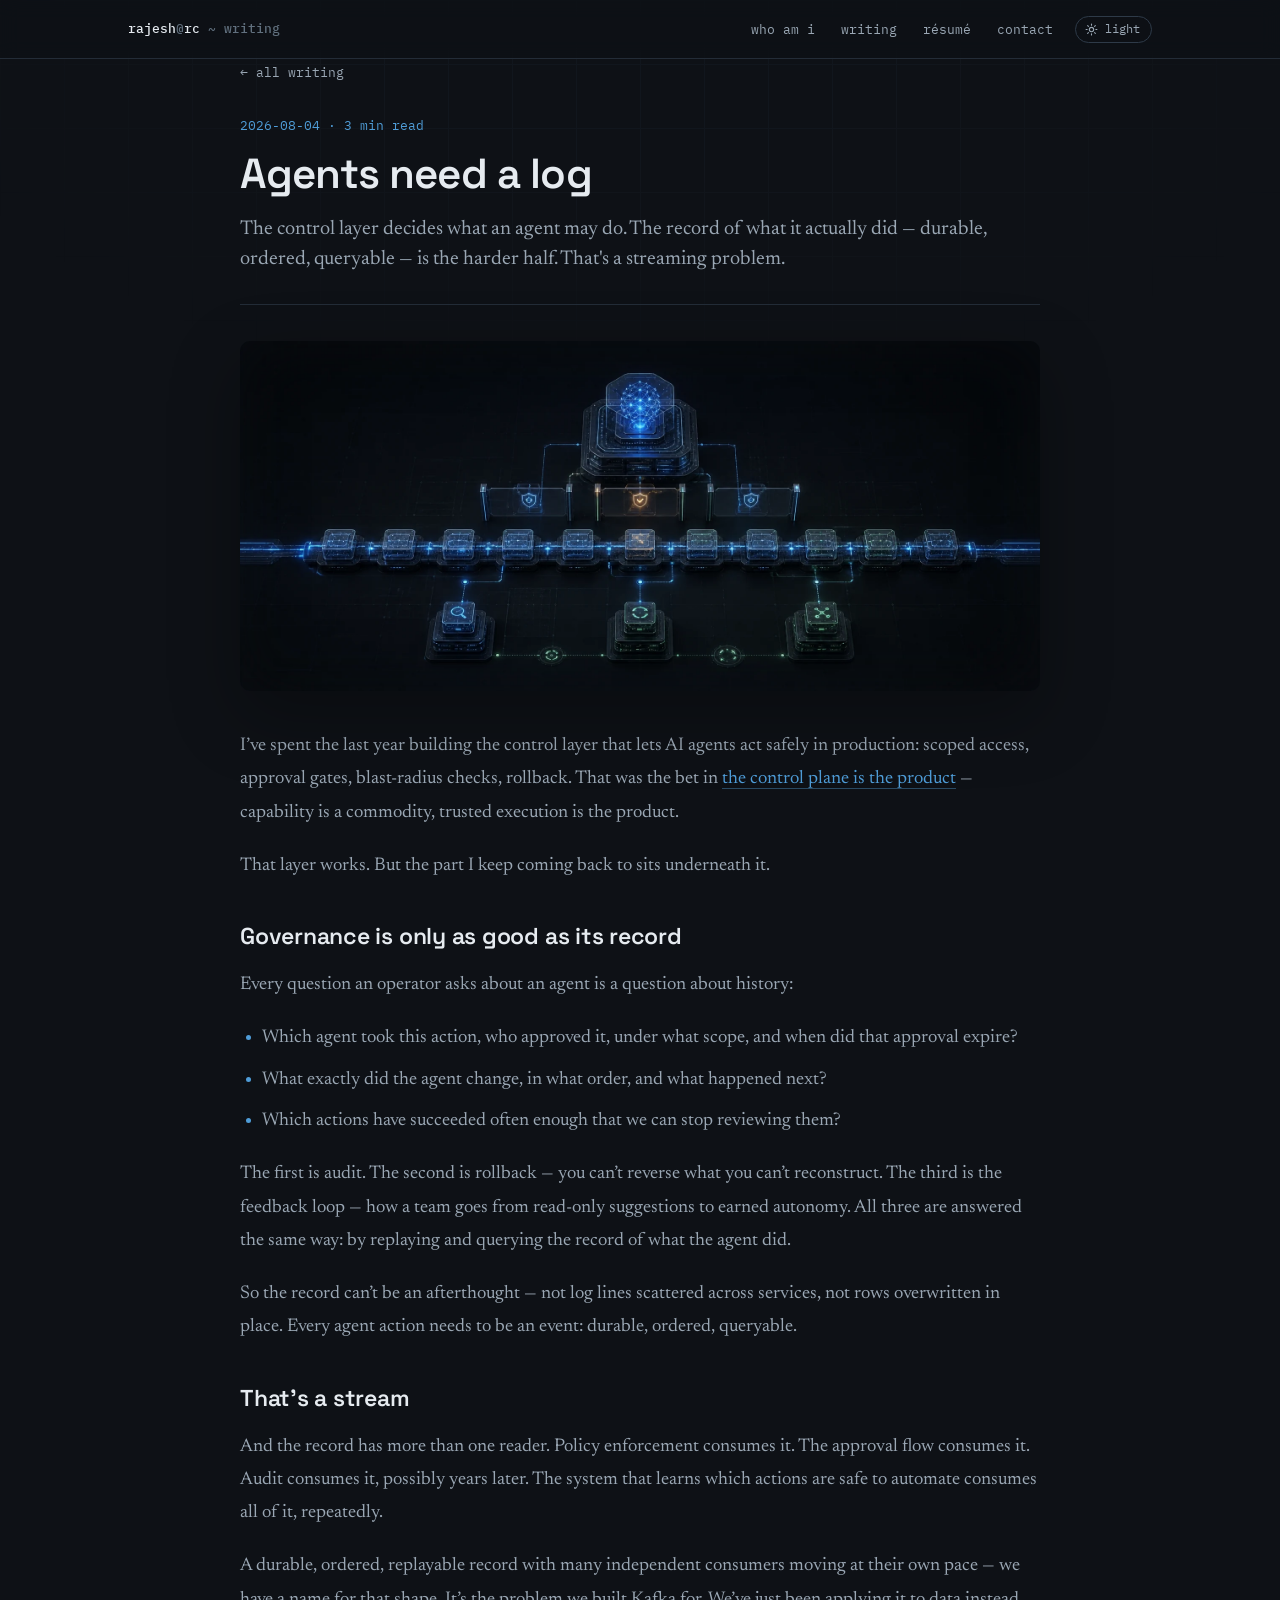
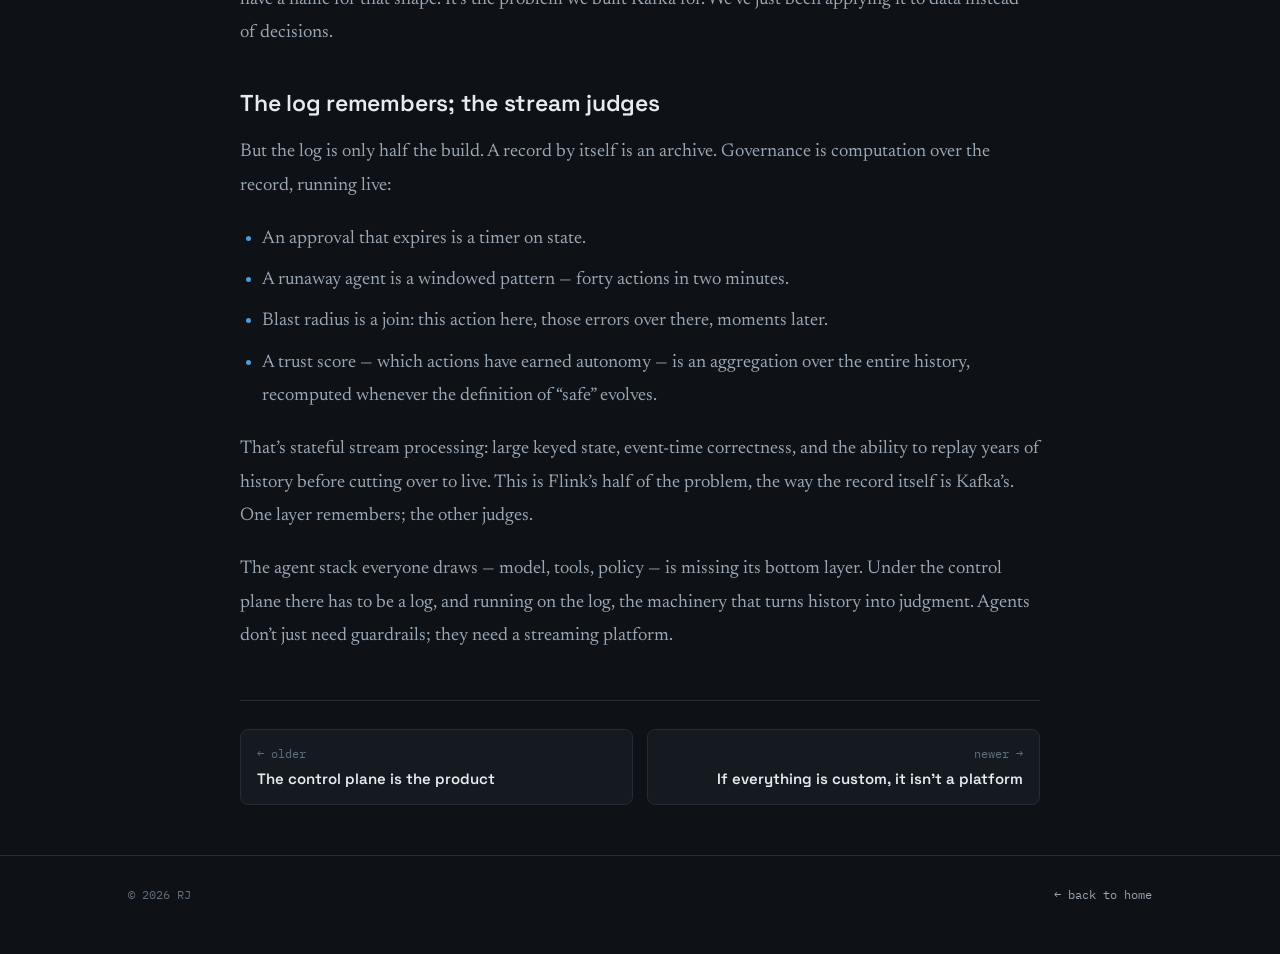
<file: blog/2026-08-04-agents-need-a-log.html>
<!DOCTYPE html>
<html lang="en">
<head>
<meta charset="UTF-8" />
<meta name="viewport" content="width=device-width, initial-scale=1.0" />
<title>Agents need a log — RJ</title>
<meta name="description" content="The control layer decides what an agent may do. The record of what it actually did — durable, ordered, queryable — is the harder half. That&#x27;s a streaming problem." />
<link rel="preconnect" href="https://fonts.googleapis.com" />
<link rel="preconnect" href="https://fonts.gstatic.com" crossorigin />
<link href="https://fonts.googleapis.com/css2?family=Space+Grotesk:wght@400;500;600;700&family=IBM+Plex+Mono:wght@400;500;600&family=Newsreader:opsz,wght@6..72,400;6..72,500;6..72,600&display=swap" rel="stylesheet" />
<!-- arrows (← → ↗) sit outside the latin subset; fetch just those glyphs so they don't fall back to a system face -->
<link href="https://fonts.googleapis.com/css2?family=IBM+Plex+Mono:wght@400;500;600&family=Space+Grotesk:wght@400;500;600&text=%E2%86%90%E2%86%92%E2%86%97&display=swap" rel="stylesheet" />
<link rel="icon" href="../favicon.svg" type="image/svg+xml" />
<link rel="stylesheet" href="../theme.css?v=f1ba9e9d" />
<link rel="stylesheet" href="style.css?v=f1ba9e9d" />
<script src="../theme.js?v=f1ba9e9d"></script>
</head>
<body>
<div class="grid-bg" aria-hidden="true"></div>

<header class="top">
  <div class="wrap top-inner">
    <a class="brand" href="../index.html" title="Home">rajesh<span class="dim">@</span>rc<span class="dim"> ~ writing</span></a>
    <div class="top-actions">
      <nav class="links">
        <a href="../index.html" title="Who am I">who am i</a>
        <a href="index.html" title="Read my writing">writing</a>
        <a href="../resume.html" title="My résumé">résumé</a>
        <a href="../index.html#contact" title="Get in touch">contact</a>
      </nav>
      <button class="theme-toggle" type="button" title="Switch theme" aria-label="Switch theme">
        <svg class="tt-sun" viewBox="0 0 24 24" fill="none" stroke="currentColor" stroke-width="2" stroke-linecap="round" aria-hidden="true"><circle cx="12" cy="12" r="4"/><path d="M12 2v2M12 20v2M4.9 4.9l1.4 1.4M17.7 17.7l1.4 1.4M2 12h2M20 12h2M4.9 19.1l1.4-1.4M17.7 6.3l1.4-1.4"/></svg>
        <svg class="tt-moon" viewBox="0 0 24 24" fill="none" stroke="currentColor" stroke-width="2" stroke-linecap="round" stroke-linejoin="round" aria-hidden="true"><path d="M21 12.8A9 9 0 1 1 11.2 3a7 7 0 0 0 9.8 9.8z"/></svg>
        <span class="tt-label">light</span>
      </button>
    </div>
  </div>
</header>

<main class="wrap">
  <article class="post">
    <a class="back" href="index.html" title="All writing">← all writing</a>
    <header class="post-head">
      <div class="post-meta">2026-08-04 · 3 min read</div>
      <h1 class="post-title">Agents need a log</h1>
      <p class="post-summary">The control layer decides what an agent may do. The record of what it actually did — durable, ordered, queryable — is the harder half. That&#x27;s a streaming problem.</p>
    </header>
    <figure class="post-hero"><img src="../assets/blog/agents-need-a-log.webp" alt="Agents need a log" loading="eager" /></figure>
    <div class="post-body">
      <p>I&rsquo;ve spent the last year building the control layer that lets AI agents act safely in production: scoped access, approval gates, blast-radius checks, rollback. That was the bet in <a href="2026-07-01-the-control-plane-is-the-product.html" title="The control plane is the product">the control plane is the product</a> — capability is a commodity, trusted execution is the product.</p>
<p>That layer works. But the part I keep coming back to sits underneath it.</p>
<h2 id="governance-is-only-as-good-as-its-record">Governance is only as good as its record<a class="headerlink" href="#governance-is-only-as-good-as-its-record" title="Link to this section">#</a></h2>
<p>Every question an operator asks about an agent is a question about history:</p>
<ul>
<li>Which agent took this action, who approved it, under what scope, and when did that approval expire?</li>
<li>What exactly did the agent change, in what order, and what happened next?</li>
<li>Which actions have succeeded often enough that we can stop reviewing them?</li>
</ul>
<p>The first is audit. The second is rollback — you can&rsquo;t reverse what you can&rsquo;t reconstruct. The third is the feedback loop — how a team goes from read-only suggestions to earned autonomy. All three are answered the same way: by replaying and querying the record of what the agent did.</p>
<p>So the record can&rsquo;t be an afterthought — not log lines scattered across services, not rows overwritten in place. Every agent action needs to be an event: durable, ordered, queryable.</p>
<h2 id="thats-a-stream">That&rsquo;s a stream<a class="headerlink" href="#thats-a-stream" title="Link to this section">#</a></h2>
<p>And the record has more than one reader. Policy enforcement consumes it. The approval flow consumes it. Audit consumes it, possibly years later. The system that learns which actions are safe to automate consumes all of it, repeatedly.</p>
<p>A durable, ordered, replayable record with many independent consumers moving at their own pace — we have a name for that shape. It&rsquo;s the problem we built Kafka for. We&rsquo;ve just been applying it to data instead of decisions.</p>
<h2 id="the-log-remembers-the-stream-judges">The log remembers; the stream judges<a class="headerlink" href="#the-log-remembers-the-stream-judges" title="Link to this section">#</a></h2>
<p>But the log is only half the build. A record by itself is an archive. Governance is computation over the record, running live:</p>
<ul>
<li>An approval that expires is a timer on state.</li>
<li>A runaway agent is a windowed pattern — forty actions in two minutes.</li>
<li>Blast radius is a join: this action here, those errors over there, moments later.</li>
<li>A trust score — which actions have earned autonomy — is an aggregation over the entire history, recomputed whenever the definition of &ldquo;safe&rdquo; evolves.</li>
</ul>
<p>That&rsquo;s stateful stream processing: large keyed state, event-time correctness, and the ability to replay years of history before cutting over to live. This is Flink&rsquo;s half of the problem, the way the record itself is Kafka&rsquo;s. One layer remembers; the other judges.</p>
<p>The agent stack everyone draws — model, tools, policy — is missing its bottom layer. Under the control plane there has to be a log, and running on the log, the machinery that turns history into judgment. Agents don&rsquo;t just need guardrails; they need a streaming platform.</p>
    </div>
    <nav class="post-nav"><a class="pn-link pn-older" href="2026-07-01-the-control-plane-is-the-product.html" title="The control plane is the product"><span class="pn-label">← older</span><span class="pn-title">The control plane is the product</span></a><a class="pn-link pn-newer" href="2026-09-16-if-everything-is-custom-it-isnt-a-platform.html" title="If everything is custom, it isn&#x27;t a platform"><span class="pn-label">newer →</span><span class="pn-title">If everything is custom, it isn&#x27;t a platform</span></a></nav>
  </article>
</main>

<footer class="foot">
  <div class="wrap foot-base">
    <span>© <span class="year">2026</span> RJ</span>
    <span><a href="../index.html" title="Back to home">← back to home</a></span>
  </div>
</footer>
<script>
  document.querySelectorAll('.year').forEach(function (e) { e.textContent = new Date().getFullYear(); });
</script>
</body>
</html>
</file>
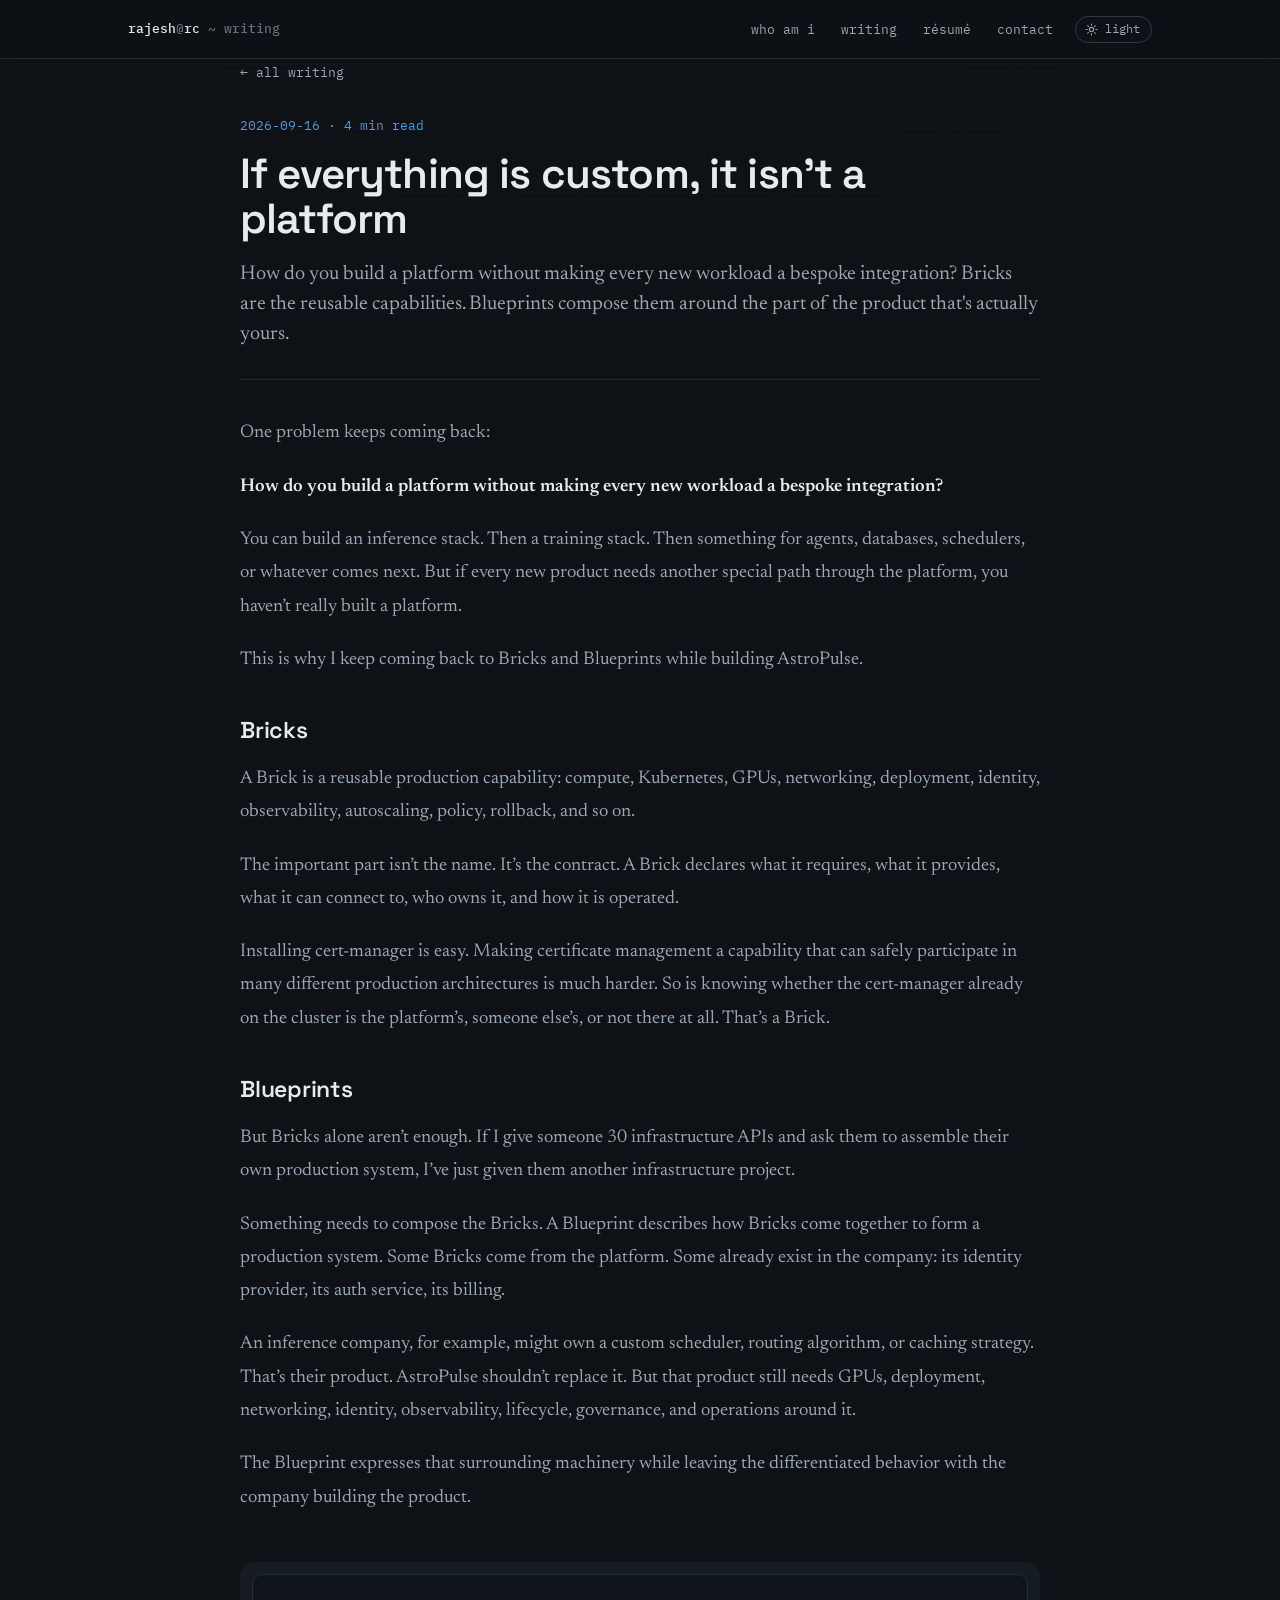
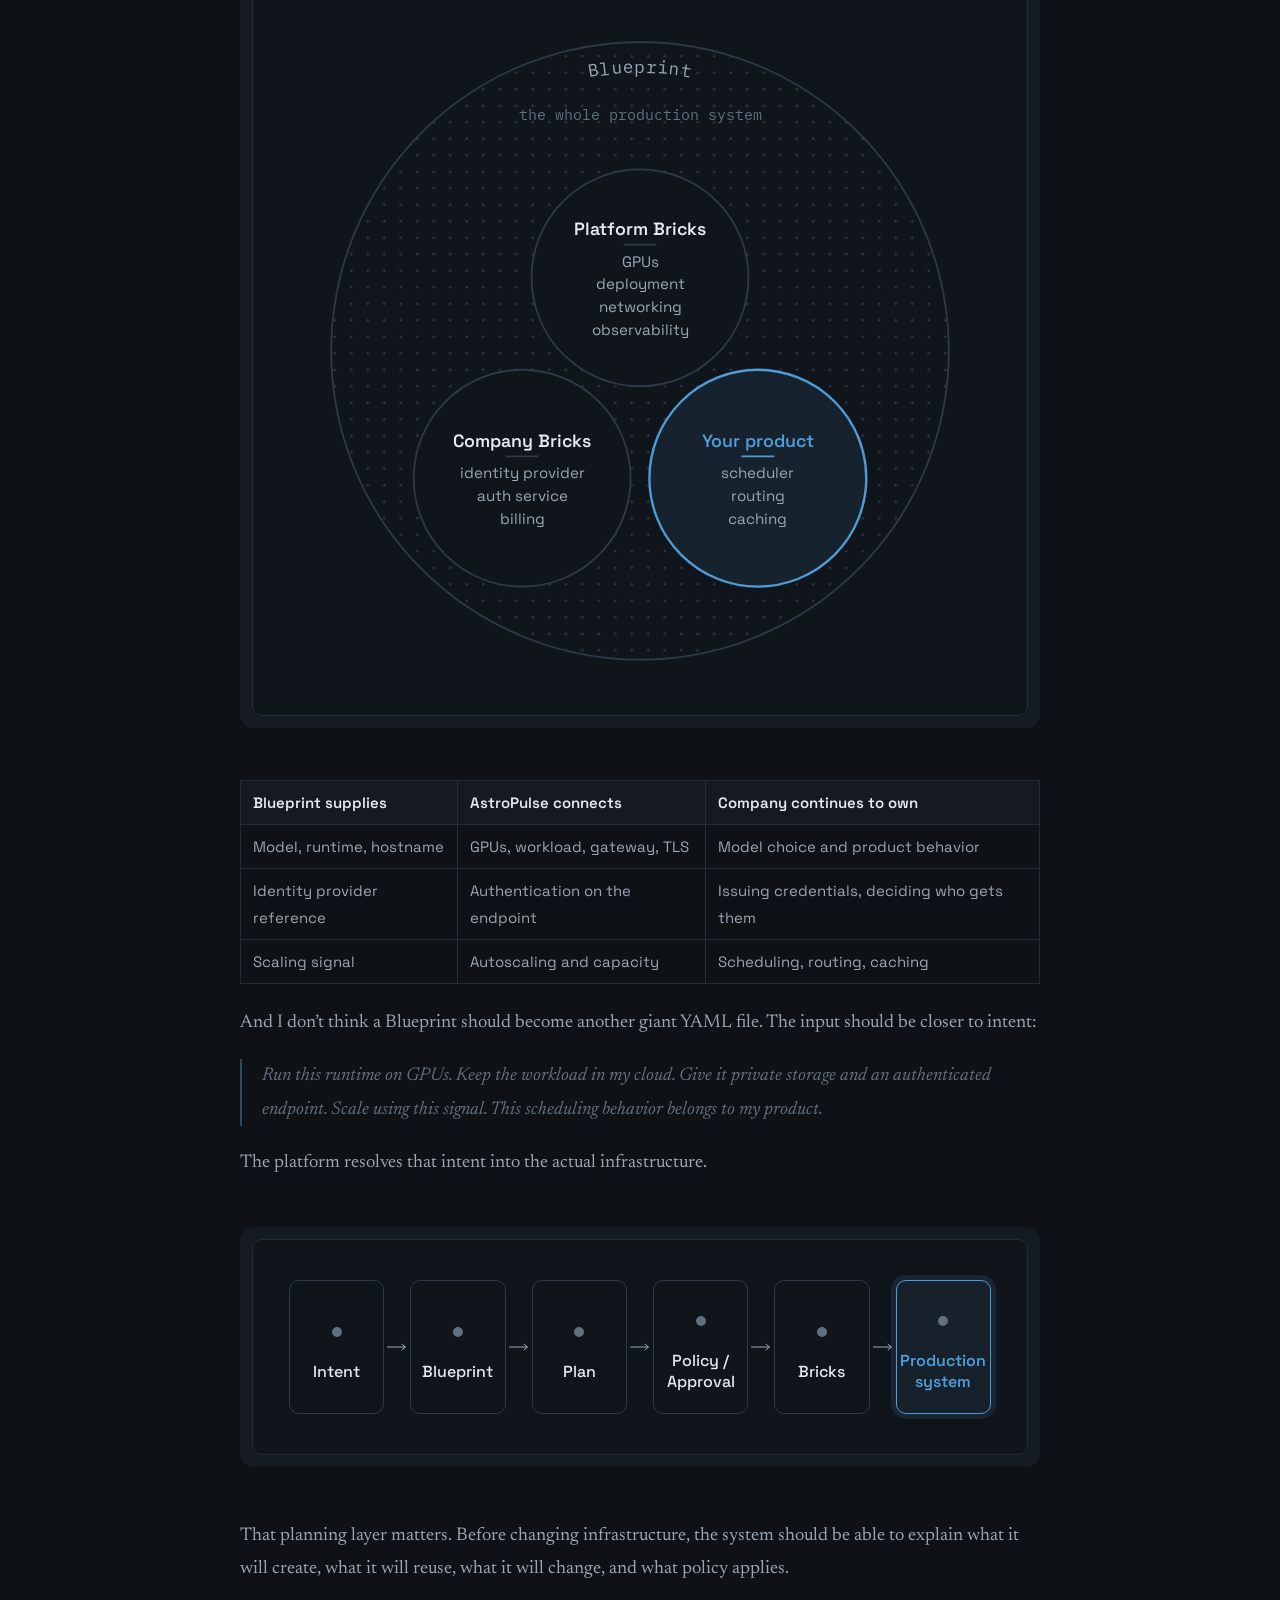
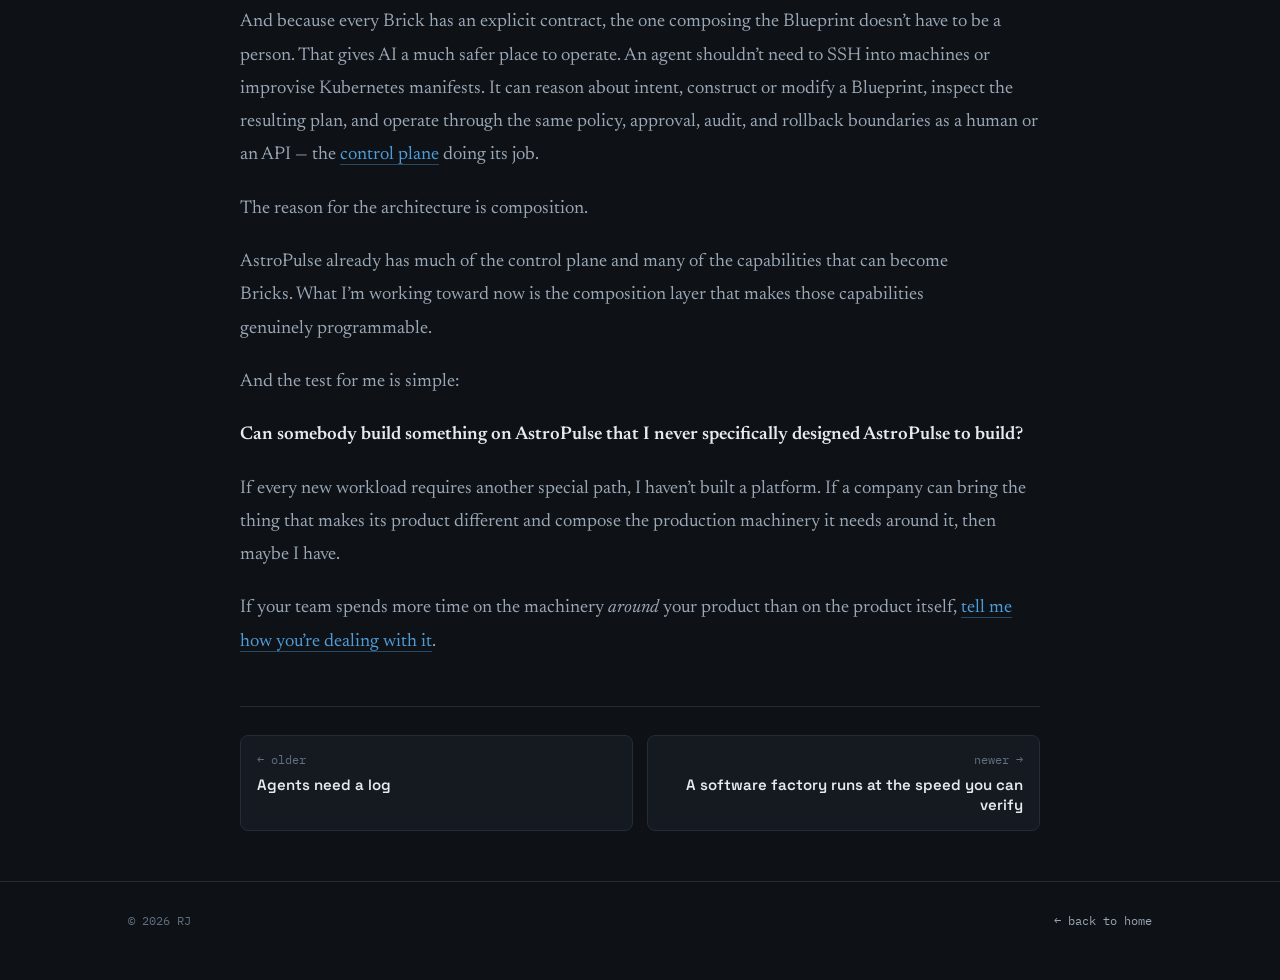
<file: blog/2026-09-16-if-everything-is-custom-it-isnt-a-platform.html>
<!DOCTYPE html>
<html lang="en">
<head>
<meta charset="UTF-8" />
<meta name="viewport" content="width=device-width, initial-scale=1.0" />
<title>If everything is custom, it isn&#x27;t a platform — RJ</title>
<meta name="description" content="How do you build a platform without making every new workload a bespoke integration? Bricks are the reusable capabilities. Blueprints compose them around the part of the product that&#x27;s actually yours." />
<link rel="preconnect" href="https://fonts.googleapis.com" />
<link rel="preconnect" href="https://fonts.gstatic.com" crossorigin />
<link href="https://fonts.googleapis.com/css2?family=Space+Grotesk:wght@400;500;600;700&family=IBM+Plex+Mono:wght@400;500;600&family=Newsreader:opsz,wght@6..72,400;6..72,500;6..72,600&display=swap" rel="stylesheet" />
<!-- arrows (← → ↗) sit outside the latin subset; fetch just those glyphs so they don't fall back to a system face -->
<link href="https://fonts.googleapis.com/css2?family=IBM+Plex+Mono:wght@400;500;600&family=Space+Grotesk:wght@400;500;600&text=%E2%86%90%E2%86%92%E2%86%97&display=swap" rel="stylesheet" />
<link rel="icon" href="../favicon.svg" type="image/svg+xml" />
<link rel="stylesheet" href="../theme.css?v=f1ba9e9d" />
<link rel="stylesheet" href="style.css?v=f1ba9e9d" />
<script src="../theme.js?v=f1ba9e9d"></script>
</head>
<body>
<div class="grid-bg" aria-hidden="true"></div>

<header class="top">
  <div class="wrap top-inner">
    <a class="brand" href="../index.html" title="Home">rajesh<span class="dim">@</span>rc<span class="dim"> ~ writing</span></a>
    <div class="top-actions">
      <nav class="links">
        <a href="../index.html" title="Who am I">who am i</a>
        <a href="index.html" title="Read my writing">writing</a>
        <a href="../resume.html" title="My résumé">résumé</a>
        <a href="../index.html#contact" title="Get in touch">contact</a>
      </nav>
      <button class="theme-toggle" type="button" title="Switch theme" aria-label="Switch theme">
        <svg class="tt-sun" viewBox="0 0 24 24" fill="none" stroke="currentColor" stroke-width="2" stroke-linecap="round" aria-hidden="true"><circle cx="12" cy="12" r="4"/><path d="M12 2v2M12 20v2M4.9 4.9l1.4 1.4M17.7 17.7l1.4 1.4M2 12h2M20 12h2M4.9 19.1l1.4-1.4M17.7 6.3l1.4-1.4"/></svg>
        <svg class="tt-moon" viewBox="0 0 24 24" fill="none" stroke="currentColor" stroke-width="2" stroke-linecap="round" stroke-linejoin="round" aria-hidden="true"><path d="M21 12.8A9 9 0 1 1 11.2 3a7 7 0 0 0 9.8 9.8z"/></svg>
        <span class="tt-label">light</span>
      </button>
    </div>
  </div>
</header>

<main class="wrap">
  <article class="post">
    <a class="back" href="index.html" title="All writing">← all writing</a>
    <header class="post-head">
      <div class="post-meta">2026-09-16 · 4 min read</div>
      <h1 class="post-title">If everything is custom, it isn&#x27;t a platform</h1>
      <p class="post-summary">How do you build a platform without making every new workload a bespoke integration? Bricks are the reusable capabilities. Blueprints compose them around the part of the product that&#x27;s actually yours.</p>
    </header>
    
    <div class="post-body">
      <p>One problem keeps coming back:</p>
<p><strong>How do you build a platform without making every new workload a bespoke integration?</strong></p>
<p>You can build an inference stack. Then a training stack. Then something for agents, databases, schedulers, or whatever comes next. But if every new product needs another special path through the platform, you haven&rsquo;t really built a platform.</p>
<p>This is why I keep coming back to Bricks and Blueprints while building AstroPulse.</p>
<h2 id="bricks">Bricks<a class="headerlink" href="#bricks" title="Link to this section">#</a></h2>
<p>A Brick is a reusable production capability: compute, Kubernetes, GPUs, networking, deployment, identity, observability, autoscaling, policy, rollback, and so on.</p>
<p>The important part isn&rsquo;t the name. It&rsquo;s the contract. A Brick declares what it requires, what it provides, what it can connect to, who owns it, and how it is operated.</p>
<p>Installing cert-manager is easy. Making certificate management a capability that can safely participate in many different production architectures is much harder. So is knowing whether the cert-manager already on the cluster is the platform&rsquo;s, someone else&rsquo;s, or not there at all. That&rsquo;s a Brick.</p>
<h2 id="blueprints">Blueprints<a class="headerlink" href="#blueprints" title="Link to this section">#</a></h2>
<p>But Bricks alone aren&rsquo;t enough. If I give someone 30 infrastructure APIs and ask them to assemble their own production system, I&rsquo;ve just given them another infrastructure project.</p>
<p>Something needs to compose the Bricks. A Blueprint describes how Bricks come together to form a production system. Some Bricks come from the platform. Some already exist in the company: its identity provider, its auth service, its billing.</p>
<p>An inference company, for example, might own a custom scheduler, routing algorithm, or caching strategy. That&rsquo;s their product. AstroPulse shouldn&rsquo;t replace it. But that product still needs GPUs, deployment, networking, identity, observability, lifecycle, governance, and operations around it.</p>
<p>The Blueprint expresses that surrounding machinery while leaving the differentiated behavior with the company building the product.</p>
<figure class="diagram diagram-sets" role="img" aria-label="Blueprint contains Platform Bricks (GPUs, deployment, networking, observability); Company Bricks (identity provider, auth service, billing); Your product (scheduler, routing, caching)"><div class="fig-plate"><div class="fig-card"><svg class="sets-svg" viewBox="0 0 560 560" aria-hidden="true"><defs><pattern id="sets-dots-3" width="14" height="14" patternUnits="userSpaceOnUse"><circle class="sets-dot" cx="7" cy="7" r="1.1"/></pattern><path id="sets-arc-4" d="M44 285 A236 236 0 0 1 516 285"/></defs><circle class="sets-universe" cx="280" cy="285" r="262"/><circle class="sets-texture" cx="280" cy="285" r="262" fill="url(#sets-dots-3)"/><text class="sets-label" text-anchor="middle"><textPath href="#sets-arc-4" startOffset="50%">Blueprint</textPath></text><text class="sets-sub" x="280" y="89" text-anchor="middle">the whole production system</text><circle class="sets-group" cx="280" cy="223" r="92"/><text class="sets-title" x="280" y="186.5" font-size="15.1" text-anchor="middle">Platform Bricks</text><line class="sets-rule" x1="266" y1="194.9" x2="294" y2="194.9"/><text class="sets-item" x="280" y="213.5" font-size="12.9" text-anchor="middle">GPUs</text><text class="sets-item" x="280" y="232.8" font-size="12.9" text-anchor="middle">deployment</text><text class="sets-item" x="280" y="252.1" font-size="12.9" text-anchor="middle">networking</text><text class="sets-item" x="280" y="271.4" font-size="12.9" text-anchor="middle">observability</text><circle class="sets-group" cx="180" cy="393" r="92"/><text class="sets-title" x="180" y="366.2" font-size="15.1" text-anchor="middle">Company Bricks</text><line class="sets-rule" x1="166" y1="374.5" x2="194" y2="374.5"/><text class="sets-item" x="180" y="393.1" font-size="12.9" text-anchor="middle">identity provider</text><text class="sets-item" x="180" y="412.4" font-size="12.9" text-anchor="middle">auth service</text><text class="sets-item" x="180" y="431.7" font-size="12.9" text-anchor="middle">billing</text><circle class="sets-group is-marked" cx="380" cy="393" r="92"/><text class="sets-title is-marked" x="380" y="366.2" font-size="15.1" text-anchor="middle">Your product</text><line class="sets-rule is-marked" x1="366" y1="374.5" x2="394" y2="374.5"/><text class="sets-item" x="380" y="393.1" font-size="12.9" text-anchor="middle">scheduler</text><text class="sets-item" x="380" y="412.4" font-size="12.9" text-anchor="middle">routing</text><text class="sets-item" x="380" y="431.7" font-size="12.9" text-anchor="middle">caching</text></svg><div class="sets-stack" aria-hidden="true"><span class="sets-stack-label">Blueprint</span><span class="sets-stack-sub">the whole production system</span><div class="sets-box"><span class="sets-box-title">Platform Bricks</span><span class="sets-box-items">GPUs, deployment, networking, observability</span></div><div class="sets-box"><span class="sets-box-title">Company Bricks</span><span class="sets-box-items">identity provider, auth service, billing</span></div><div class="sets-box is-marked"><span class="sets-box-title">Your product</span><span class="sets-box-items">scheduler, routing, caching</span></div></div></div></div></figure>

<table>
<thead>
<tr>
<th>Blueprint supplies</th>
<th>AstroPulse connects</th>
<th>Company continues to own</th>
</tr>
</thead>
<tbody>
<tr>
<td>Model, runtime, hostname</td>
<td>GPUs, workload, gateway, TLS</td>
<td>Model choice and product behavior</td>
</tr>
<tr>
<td>Identity provider reference</td>
<td>Authentication on the endpoint</td>
<td>Issuing credentials, deciding who gets them</td>
</tr>
<tr>
<td>Scaling signal</td>
<td>Autoscaling and capacity</td>
<td>Scheduling, routing, caching</td>
</tr>
</tbody>
</table>
<p>And I don&rsquo;t think a Blueprint should become another giant YAML file. The input should be closer to intent:</p>
<blockquote>
<p>Run this runtime on GPUs. Keep the workload in my cloud. Give it private storage and an authenticated endpoint. Scale using this signal. This scheduling behavior belongs to my product.</p>
</blockquote>
<p>The platform resolves that intent into the actual infrastructure.</p>
<figure class="diagram diagram-flow" aria-label="Intent → Blueprint → Plan → Policy / Approval → Bricks → Production system"><div class="fig-plate"><div class="fig-card"><ol class="flow" style="--n:6"><li class="flow-step"><span class="flow-node"><span class="flow-dot"></span></span><span class="flow-label">Intent</span></li><li class="flow-link" aria-hidden="true"><svg class="fig-arrow" viewBox="0 0 32 12" aria-hidden="true" focusable="false"><path d="M1 6h28M24 1.5L29.5 6 24 10.5"/></svg></li><li class="flow-step"><span class="flow-node"><span class="flow-dot"></span></span><span class="flow-label">Blueprint</span></li><li class="flow-link" aria-hidden="true"><svg class="fig-arrow" viewBox="0 0 32 12" aria-hidden="true" focusable="false"><path d="M1 6h28M24 1.5L29.5 6 24 10.5"/></svg></li><li class="flow-step"><span class="flow-node"><span class="flow-dot"></span></span><span class="flow-label">Plan</span></li><li class="flow-link" aria-hidden="true"><svg class="fig-arrow" viewBox="0 0 32 12" aria-hidden="true" focusable="false"><path d="M1 6h28M24 1.5L29.5 6 24 10.5"/></svg></li><li class="flow-step"><span class="flow-node"><span class="flow-dot"></span></span><span class="flow-label">Policy / Approval</span></li><li class="flow-link" aria-hidden="true"><svg class="fig-arrow" viewBox="0 0 32 12" aria-hidden="true" focusable="false"><path d="M1 6h28M24 1.5L29.5 6 24 10.5"/></svg></li><li class="flow-step"><span class="flow-node"><span class="flow-dot"></span></span><span class="flow-label">Bricks</span></li><li class="flow-link" aria-hidden="true"><svg class="fig-arrow" viewBox="0 0 32 12" aria-hidden="true" focusable="false"><path d="M1 6h28M24 1.5L29.5 6 24 10.5"/></svg></li><li class="flow-step is-marked"><span class="flow-node"><span class="flow-dot"></span></span><span class="flow-label">Production system</span></li></ol></div></div></figure>

<p>That planning layer matters. Before changing infrastructure, the system should be able to explain what it will create, what it will reuse, what it will change, and what policy applies.</p>
<p>And because every Brick has an explicit contract, the one composing the Blueprint doesn&rsquo;t have to be a person. That gives AI a much safer place to operate. An agent shouldn&rsquo;t need to SSH into machines or improvise Kubernetes manifests. It can reason about intent, construct or modify a Blueprint, inspect the resulting plan, and operate through the same policy, approval, audit, and rollback boundaries as a human or an API — the <a href="2026-07-01-the-control-plane-is-the-product.html" title="The control plane is the product">control plane</a> doing its job.</p>
<p>The reason for the architecture is composition.</p>
<p>AstroPulse already has much of the control plane and many of the capabilities that can become Bricks. What I&rsquo;m working toward now is the composition layer that makes those capabilities genuinely programmable.</p>
<p>And the test for me is simple:</p>
<p><strong>Can somebody build something on AstroPulse that I never specifically designed AstroPulse to build?</strong></p>
<p>If every new workload requires another special path, I haven&rsquo;t built a platform. If a company can bring the thing that makes its product different and compose the production machinery it needs around it, then maybe I have.</p>
<p>If your team spends more time on the machinery <em>around</em> your product than on the product itself, <a href="../index.html#contact" title="Get in touch">tell me how you&rsquo;re dealing with it</a>.</p>
    </div>
    <nav class="post-nav"><a class="pn-link pn-older" href="2026-08-04-agents-need-a-log.html" title="Agents need a log"><span class="pn-label">← older</span><span class="pn-title">Agents need a log</span></a><a class="pn-link pn-newer" href="2026-11-27-ship-at-the-speed-you-can-verify.html" title="A software factory runs at the speed you can verify"><span class="pn-label">newer →</span><span class="pn-title">A software factory runs at the speed you can verify</span></a></nav>
  </article>
</main>

<footer class="foot">
  <div class="wrap foot-base">
    <span>© <span class="year">2026</span> RJ</span>
    <span><a href="../index.html" title="Back to home">← back to home</a></span>
  </div>
</footer>
<script>
  document.querySelectorAll('.year').forEach(function (e) { e.textContent = new Date().getFullYear(); });
</script>
</body>
</html>
</file>
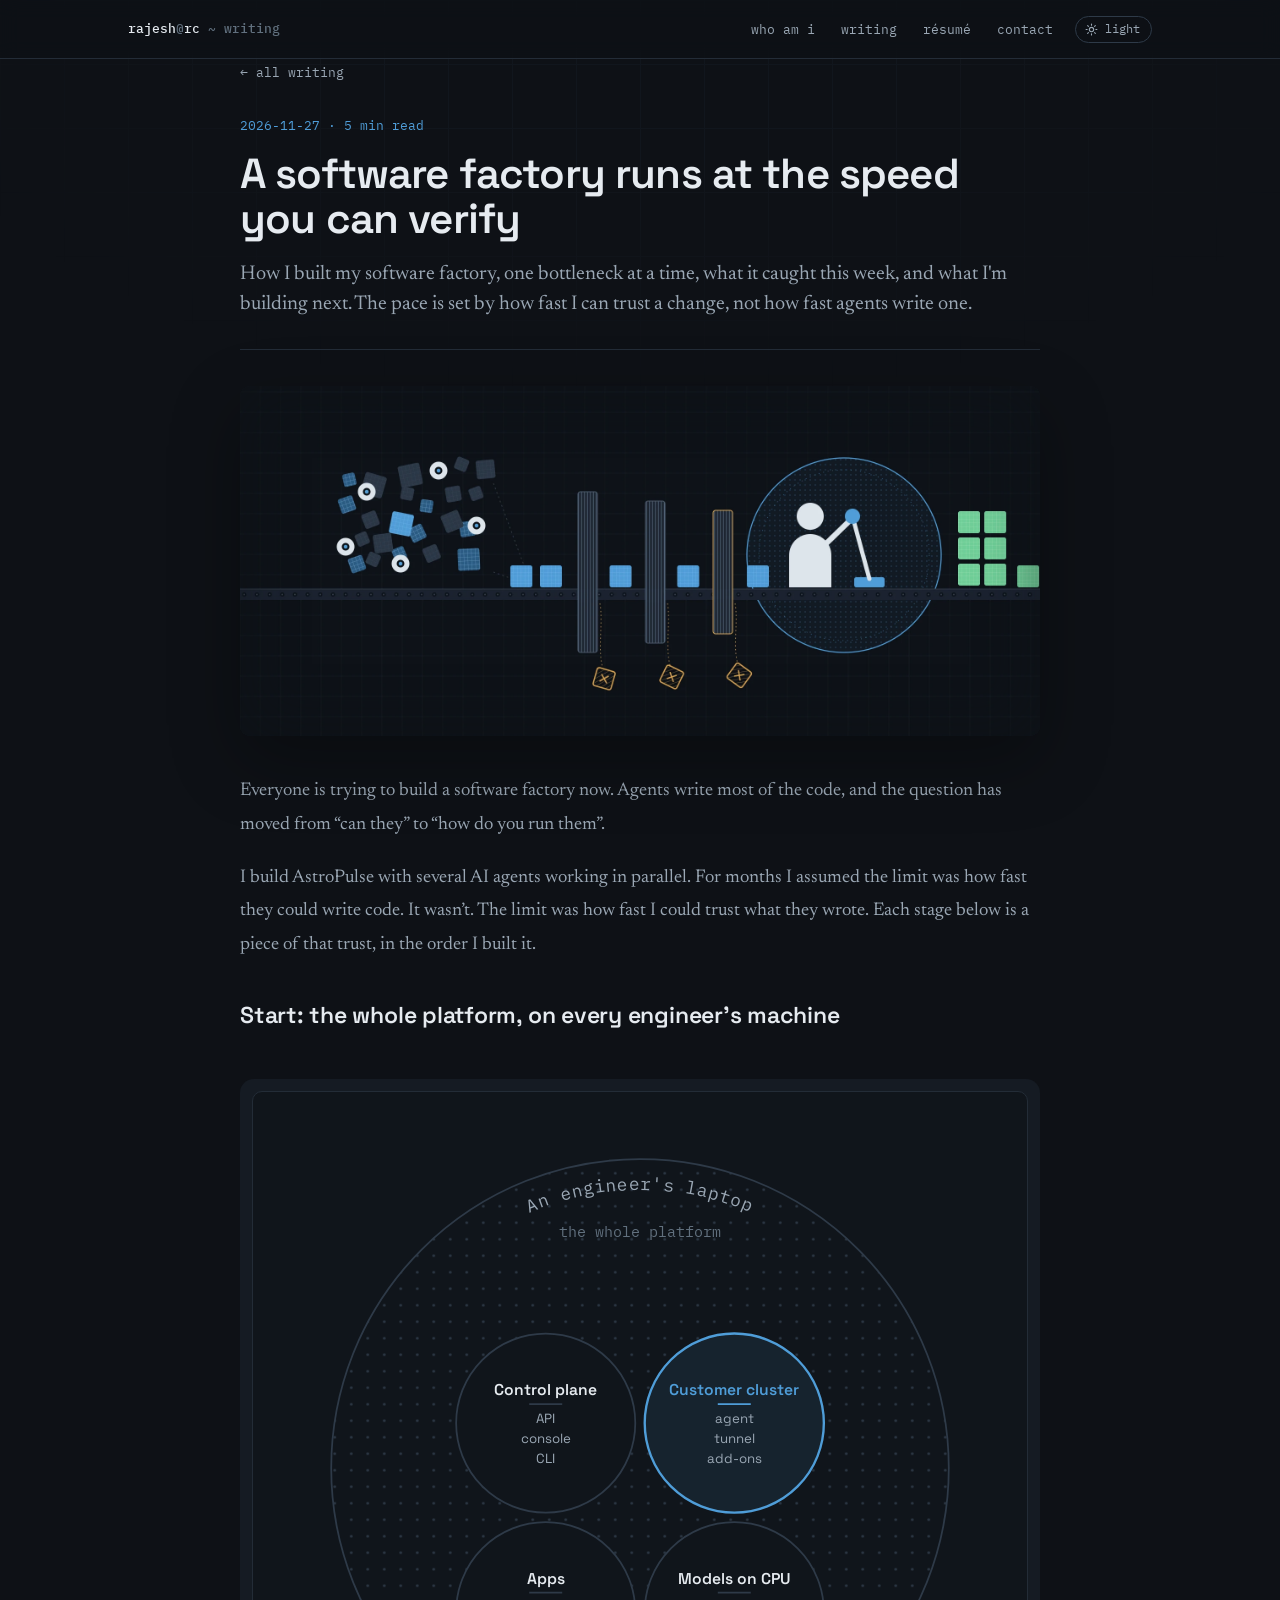
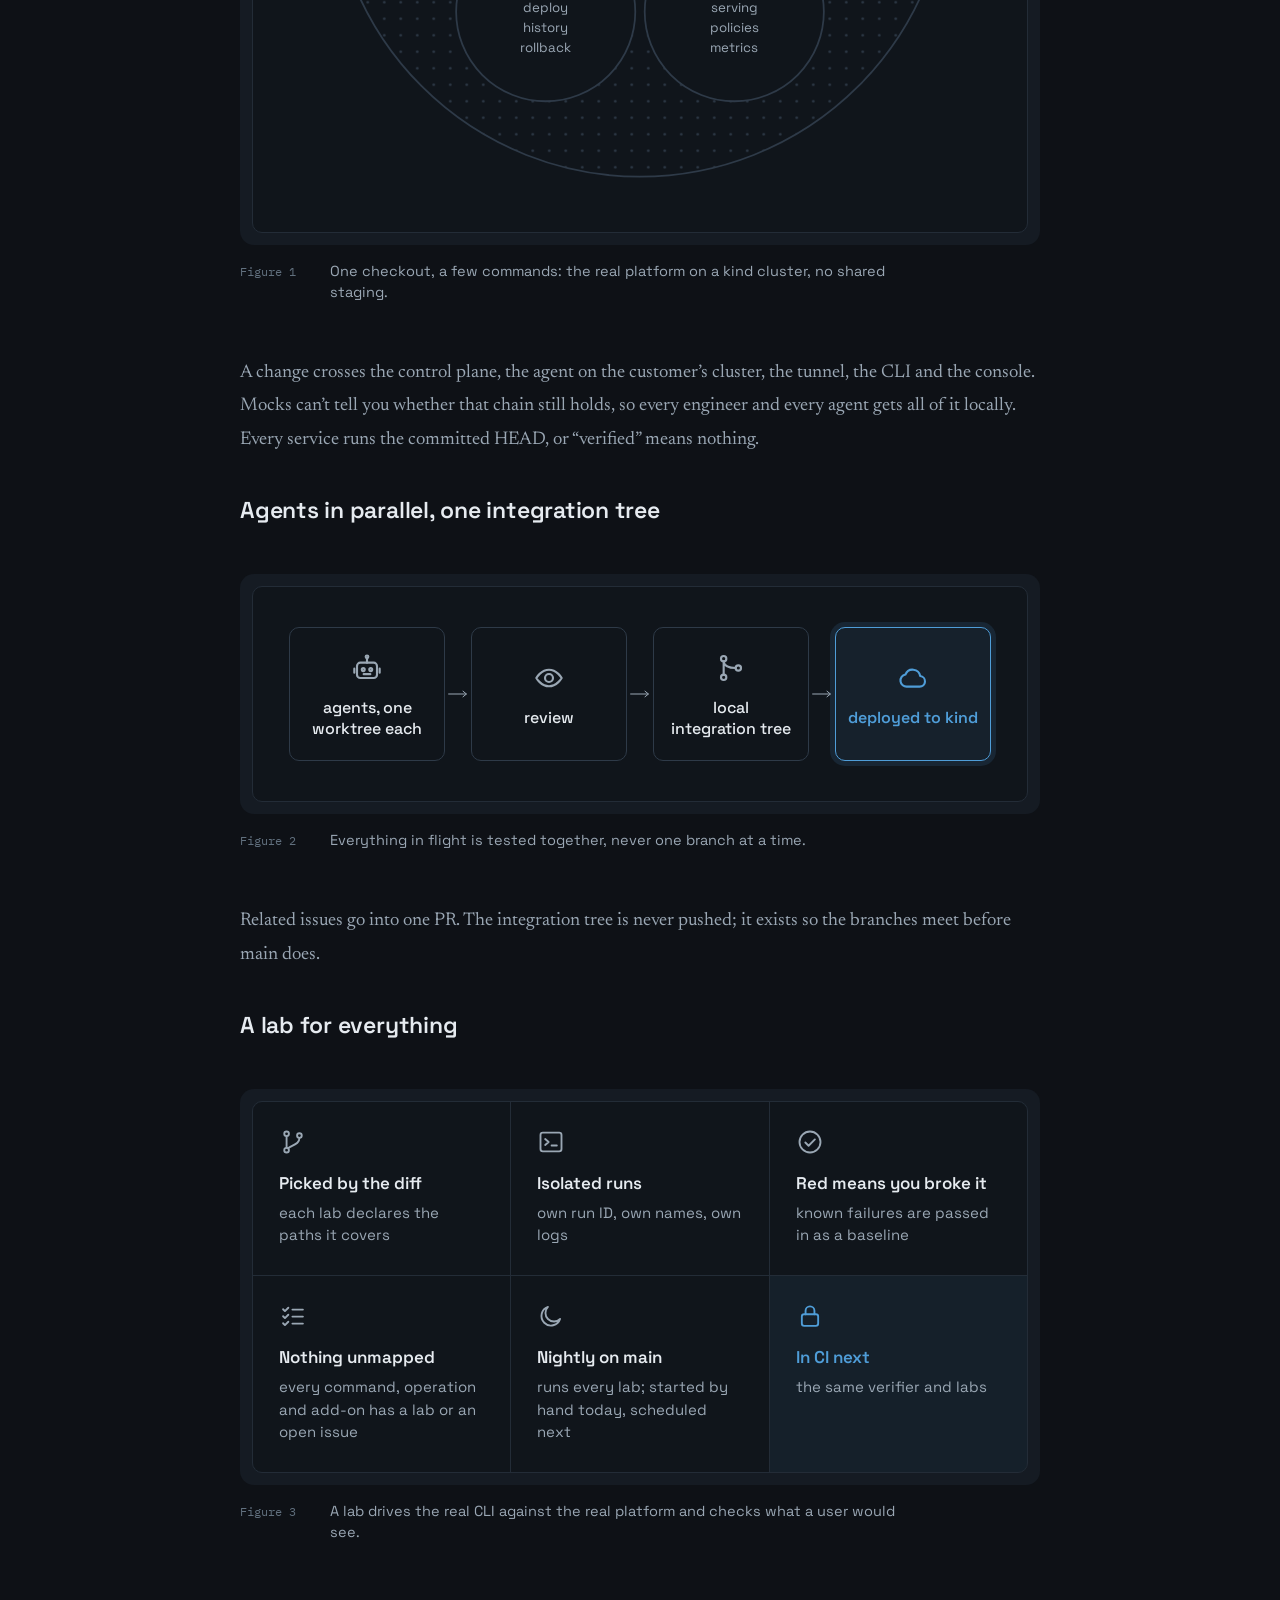
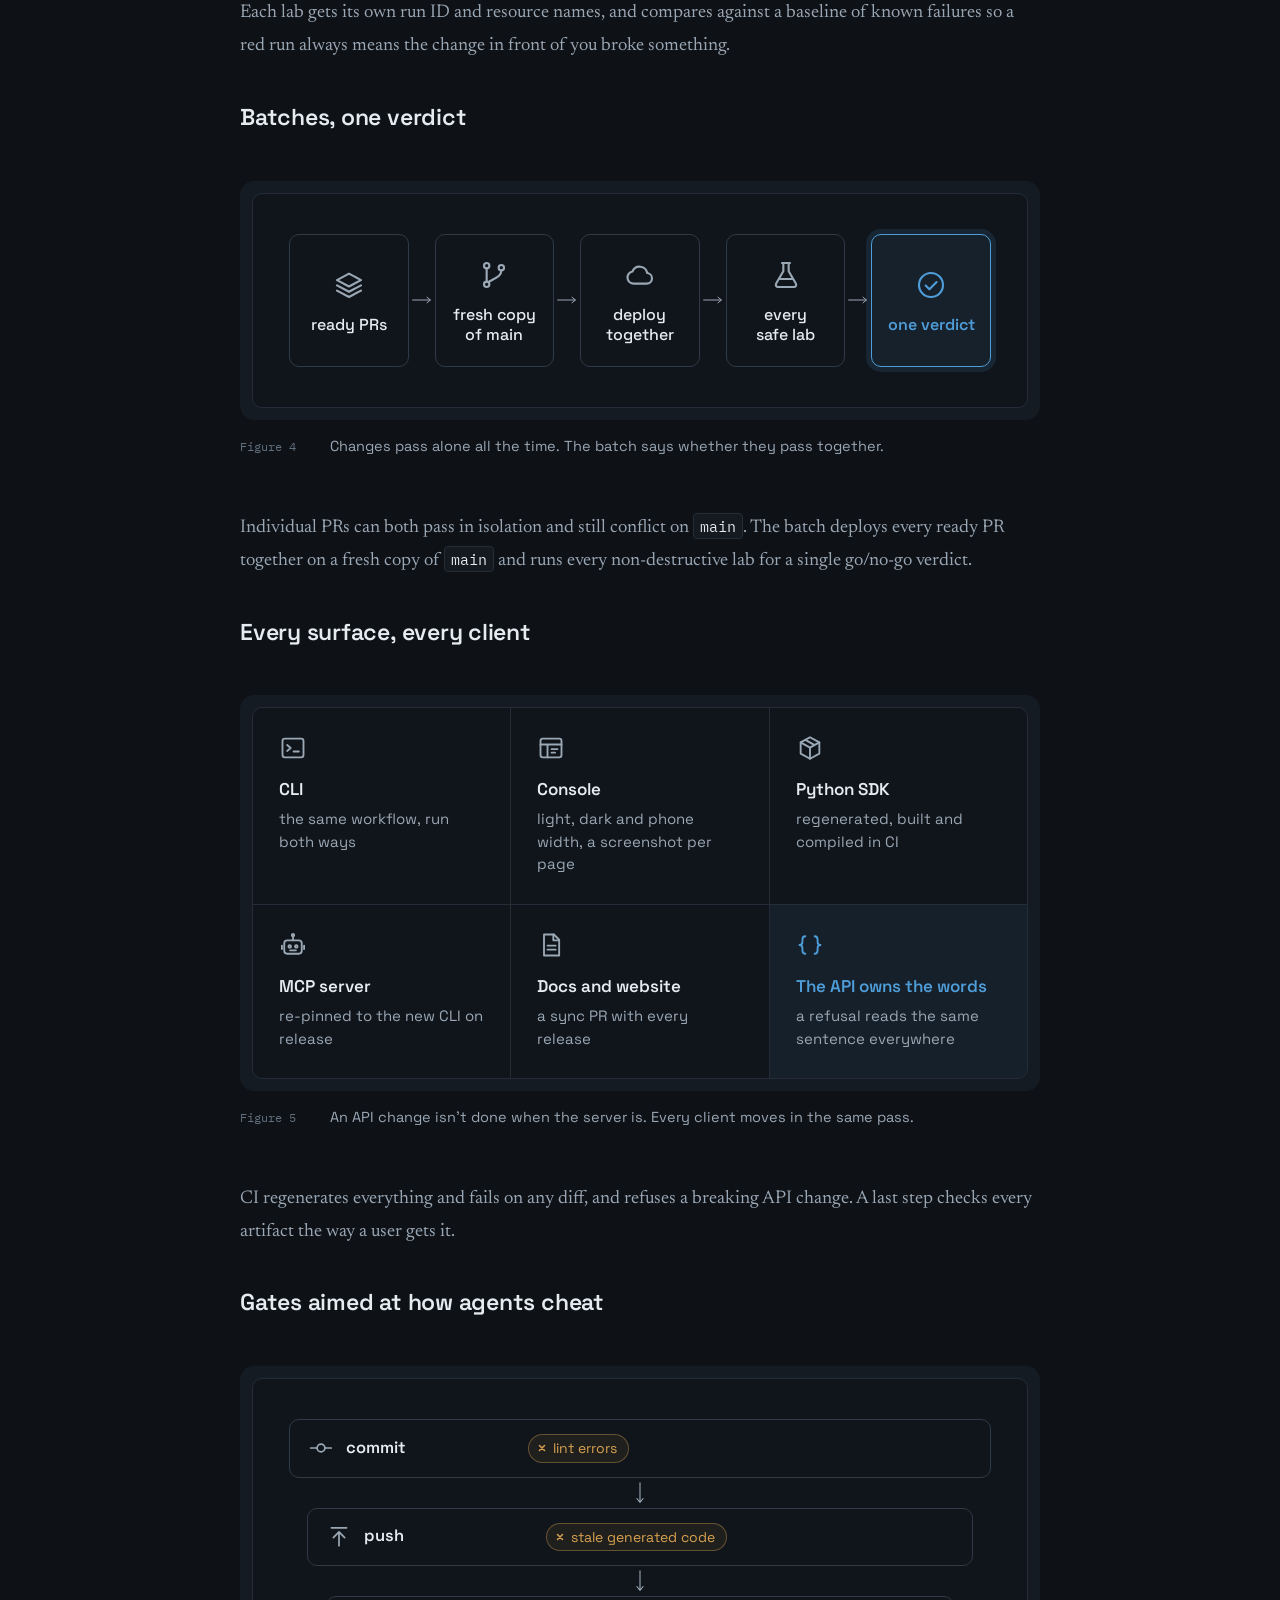
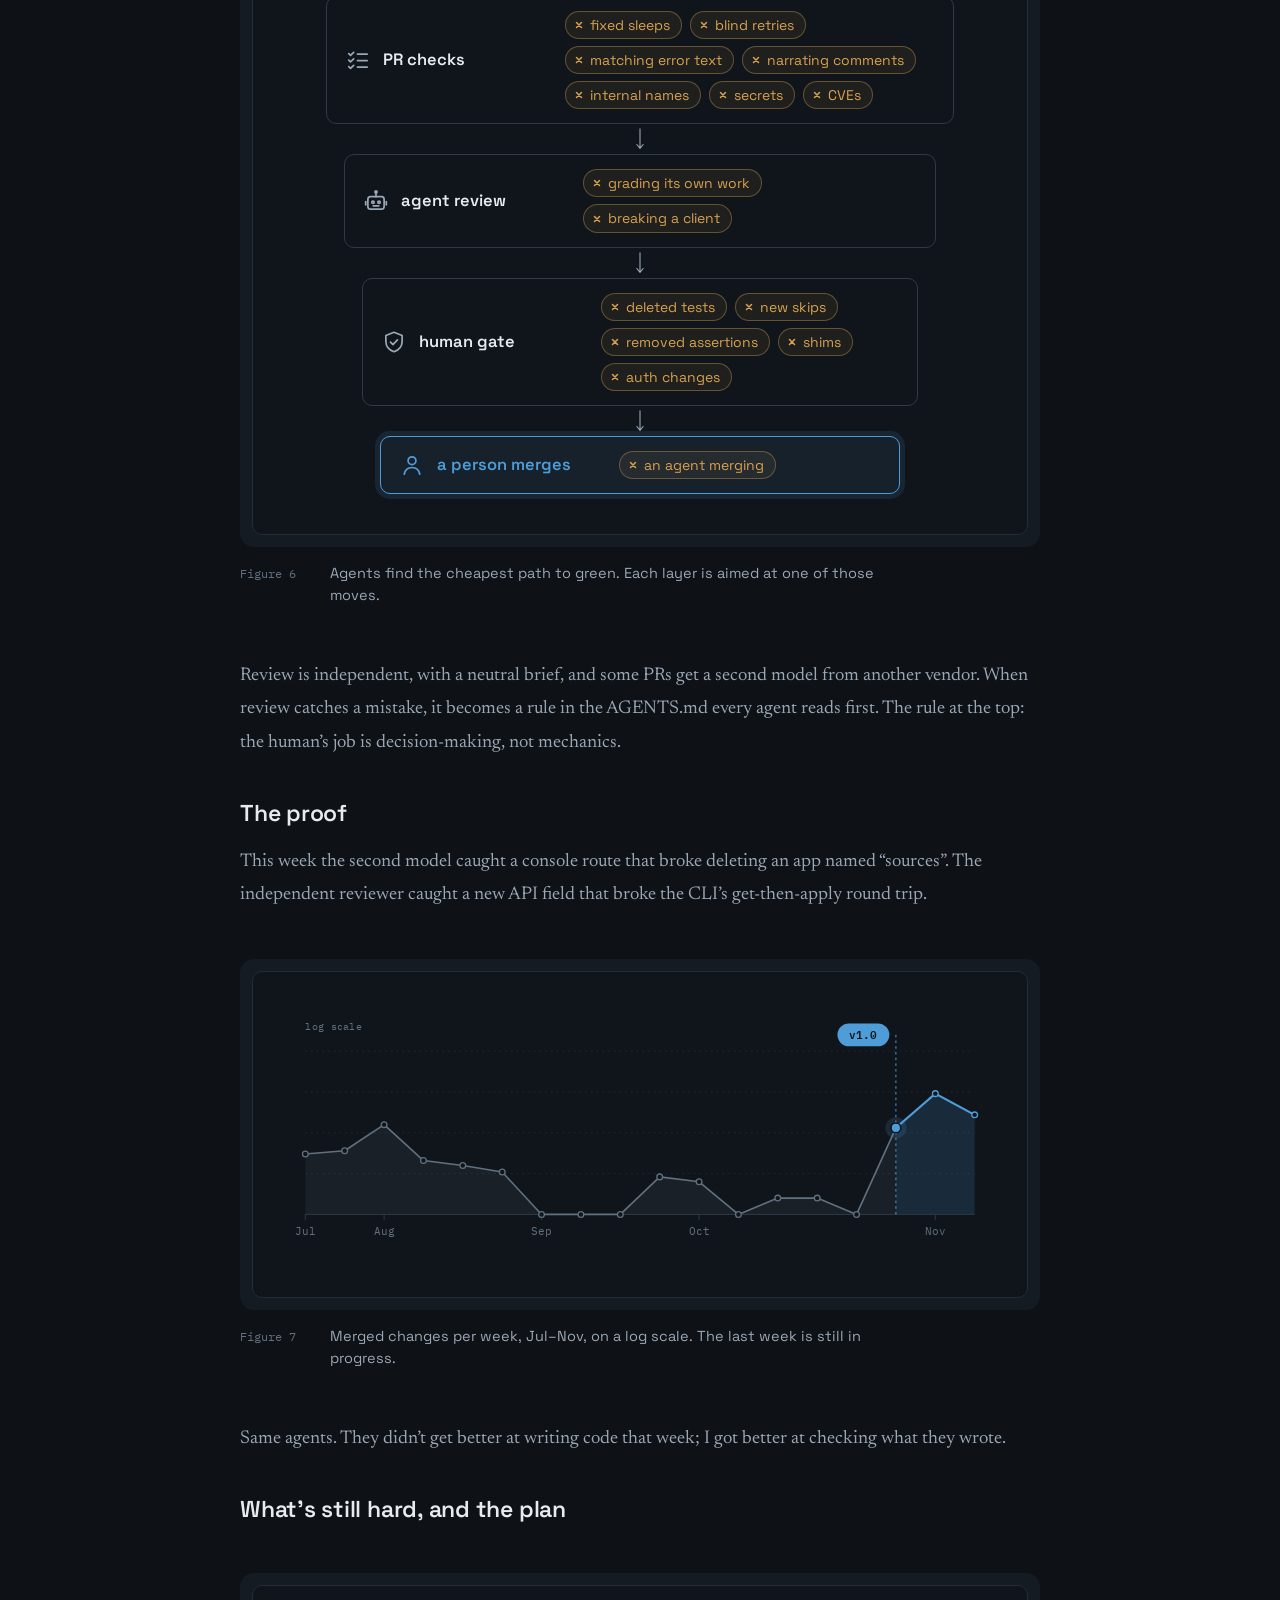
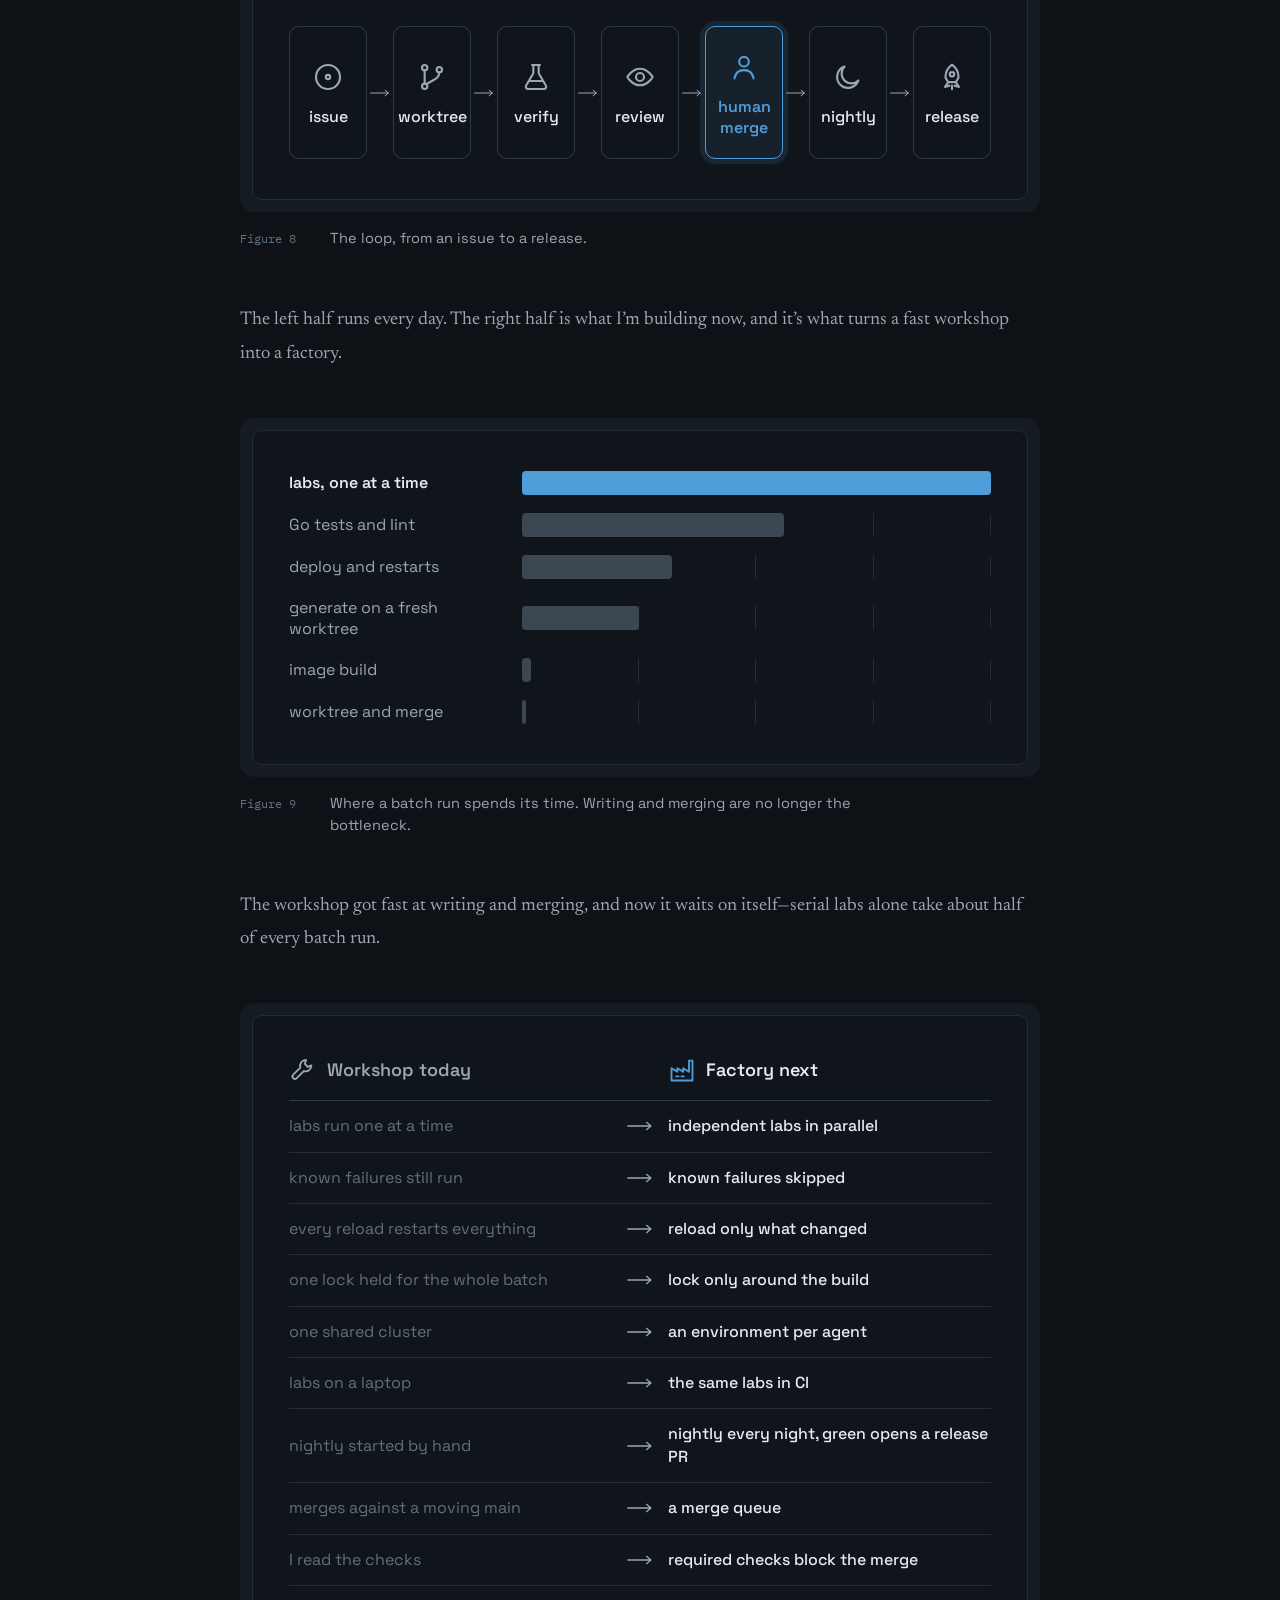
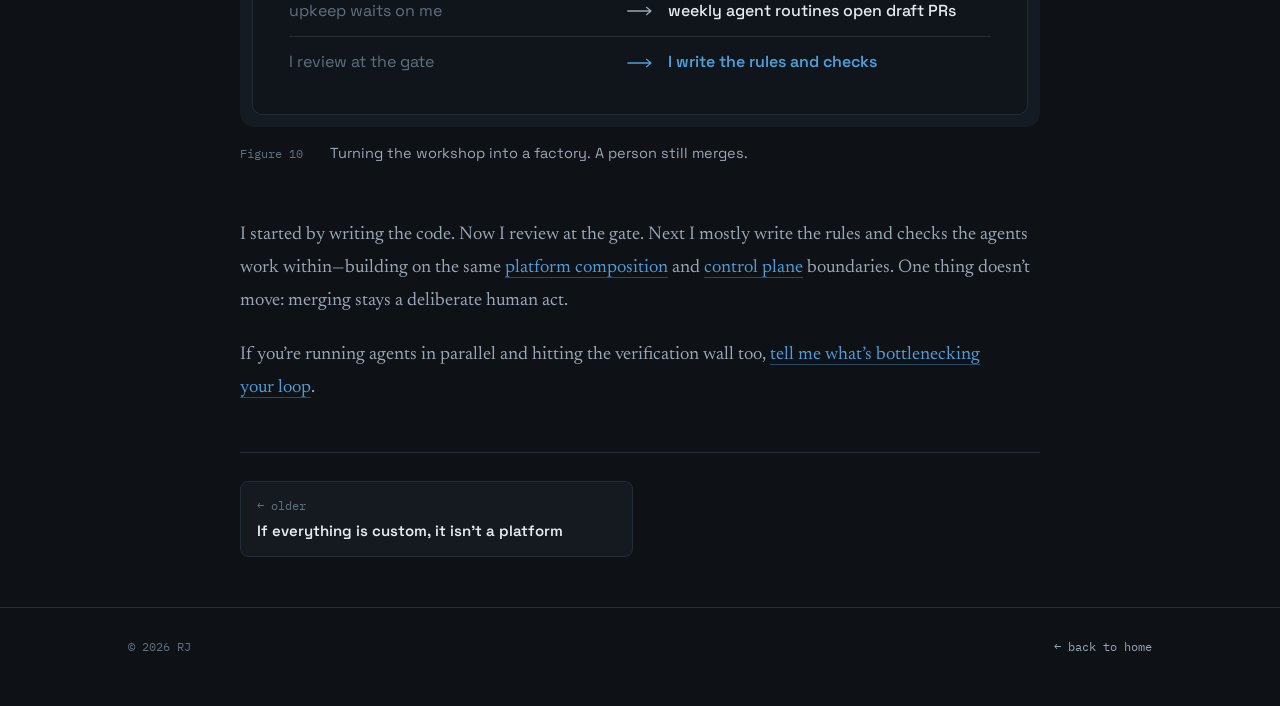
<file: blog/2026-11-27-ship-at-the-speed-you-can-verify.html>
<!DOCTYPE html>
<html lang="en">
<head>
<meta charset="UTF-8" />
<meta name="viewport" content="width=device-width, initial-scale=1.0" />
<title>A software factory runs at the speed you can verify — RJ</title>
<meta name="description" content="How I built my software factory, one bottleneck at a time, what it caught this week, and what I&#x27;m building next. The pace is set by how fast I can trust a change, not how fast agents write one." />
<link rel="preconnect" href="https://fonts.googleapis.com" />
<link rel="preconnect" href="https://fonts.gstatic.com" crossorigin />
<link href="https://fonts.googleapis.com/css2?family=Space+Grotesk:wght@400;500;600;700&family=IBM+Plex+Mono:wght@400;500;600&family=Newsreader:opsz,wght@6..72,400;6..72,500;6..72,600&display=swap" rel="stylesheet" />
<!-- arrows (← → ↗) sit outside the latin subset; fetch just those glyphs so they don't fall back to a system face -->
<link href="https://fonts.googleapis.com/css2?family=IBM+Plex+Mono:wght@400;500;600&family=Space+Grotesk:wght@400;500;600&text=%E2%86%90%E2%86%92%E2%86%97&display=swap" rel="stylesheet" />
<link rel="icon" href="../favicon.svg" type="image/svg+xml" />
<link rel="stylesheet" href="../theme.css?v=f1ba9e9d" />
<link rel="stylesheet" href="style.css?v=f1ba9e9d" />
<script src="../theme.js?v=f1ba9e9d"></script>
</head>
<body>
<div class="grid-bg" aria-hidden="true"></div>

<header class="top">
  <div class="wrap top-inner">
    <a class="brand" href="../index.html" title="Home">rajesh<span class="dim">@</span>rc<span class="dim"> ~ writing</span></a>
    <div class="top-actions">
      <nav class="links">
        <a href="../index.html" title="Who am I">who am i</a>
        <a href="index.html" title="Read my writing">writing</a>
        <a href="../resume.html" title="My résumé">résumé</a>
        <a href="../index.html#contact" title="Get in touch">contact</a>
      </nav>
      <button class="theme-toggle" type="button" title="Switch theme" aria-label="Switch theme">
        <svg class="tt-sun" viewBox="0 0 24 24" fill="none" stroke="currentColor" stroke-width="2" stroke-linecap="round" aria-hidden="true"><circle cx="12" cy="12" r="4"/><path d="M12 2v2M12 20v2M4.9 4.9l1.4 1.4M17.7 17.7l1.4 1.4M2 12h2M20 12h2M4.9 19.1l1.4-1.4M17.7 6.3l1.4-1.4"/></svg>
        <svg class="tt-moon" viewBox="0 0 24 24" fill="none" stroke="currentColor" stroke-width="2" stroke-linecap="round" stroke-linejoin="round" aria-hidden="true"><path d="M21 12.8A9 9 0 1 1 11.2 3a7 7 0 0 0 9.8 9.8z"/></svg>
        <span class="tt-label">light</span>
      </button>
    </div>
  </div>
</header>

<main class="wrap">
  <article class="post">
    <a class="back" href="index.html" title="All writing">← all writing</a>
    <header class="post-head">
      <div class="post-meta">2026-11-27 · 5 min read</div>
      <h1 class="post-title">A software factory runs at the speed you can verify</h1>
      <p class="post-summary">How I built my software factory, one bottleneck at a time, what it caught this week, and what I&#x27;m building next. The pace is set by how fast I can trust a change, not how fast agents write one.</p>
    </header>
    <figure class="post-hero"><img src="../assets/blog/software-factory.webp" alt="A software factory runs at the speed you can verify" loading="eager" /></figure>
    <div class="post-body">
      <p>Everyone is trying to build a software factory now. Agents write most of the code, and the question has moved from &ldquo;can they&rdquo; to &ldquo;how do you run them&rdquo;.</p>
<p>I build AstroPulse with several AI agents working in parallel. For months I assumed the limit was how fast they could write code. It wasn&rsquo;t. The limit was how fast I could trust what they wrote. Each stage below is a piece of that trust, in the order I built it.</p>
<h2 id="start-the-whole-platform-on-every-engineers-machine">Start: the whole platform, on every engineer&rsquo;s machine<a class="headerlink" href="#start-the-whole-platform-on-every-engineers-machine" title="Link to this section">#</a></h2>
<figure class="diagram diagram-sets" role="img" aria-label="One checkout, a few commands: the real platform on a kind cluster, no shared staging.. An engineer&#x27;s laptop contains Control plane (API, console, CLI); Customer cluster (agent, tunnel, add-ons); Apps (deploy, history, rollback); Models on CPU (serving, policies, metrics)"><div class="fig-plate"><div class="fig-card"><svg class="sets-svg" viewBox="0 0 560 560" aria-hidden="true"><defs><pattern id="sets-dots-1" width="14" height="14" patternUnits="userSpaceOnUse"><circle class="sets-dot" cx="7" cy="7" r="1.1"/></pattern><path id="sets-arc-2" d="M44 285 A236 236 0 0 1 516 285"/></defs><circle class="sets-universe" cx="280" cy="285" r="262"/><circle class="sets-texture" cx="280" cy="285" r="262" fill="url(#sets-dots-1)"/><text class="sets-label" text-anchor="middle"><textPath href="#sets-arc-2" startOffset="50%">An engineer&#x27;s laptop</textPath></text><text class="sets-sub" x="280" y="89" text-anchor="middle">the whole platform</text><circle class="sets-group" cx="200" cy="247" r="76"/><text class="sets-title" x="200" y="223.4" font-size="13.3" text-anchor="middle">Control plane</text><line class="sets-rule" x1="186" y1="230.8" x2="214" y2="230.8"/><text class="sets-item" x="200" y="247.1" font-size="11.3" text-anchor="middle">API</text><text class="sets-item" x="200" y="264.1" font-size="11.3" text-anchor="middle">console</text><text class="sets-item" x="200" y="281.0" font-size="11.3" text-anchor="middle">CLI</text><circle class="sets-group is-marked" cx="360" cy="247" r="76"/><text class="sets-title is-marked" x="360" y="223.4" font-size="13.3" text-anchor="middle">Customer cluster</text><line class="sets-rule is-marked" x1="346" y1="230.8" x2="374" y2="230.8"/><text class="sets-item" x="360" y="247.1" font-size="11.3" text-anchor="middle">agent</text><text class="sets-item" x="360" y="264.1" font-size="11.3" text-anchor="middle">tunnel</text><text class="sets-item" x="360" y="281.0" font-size="11.3" text-anchor="middle">add-ons</text><circle class="sets-group" cx="200" cy="407" r="76"/><text class="sets-title" x="200" y="383.4" font-size="13.3" text-anchor="middle">Apps</text><line class="sets-rule" x1="186" y1="390.8" x2="214" y2="390.8"/><text class="sets-item" x="200" y="407.1" font-size="11.3" text-anchor="middle">deploy</text><text class="sets-item" x="200" y="424.1" font-size="11.3" text-anchor="middle">history</text><text class="sets-item" x="200" y="441.0" font-size="11.3" text-anchor="middle">rollback</text><circle class="sets-group" cx="360" cy="407" r="76"/><text class="sets-title" x="360" y="383.4" font-size="13.3" text-anchor="middle">Models on CPU</text><line class="sets-rule" x1="346" y1="390.8" x2="374" y2="390.8"/><text class="sets-item" x="360" y="407.1" font-size="11.3" text-anchor="middle">serving</text><text class="sets-item" x="360" y="424.1" font-size="11.3" text-anchor="middle">policies</text><text class="sets-item" x="360" y="441.0" font-size="11.3" text-anchor="middle">metrics</text></svg><div class="sets-stack" aria-hidden="true"><span class="sets-stack-label">An engineer&#x27;s laptop</span><span class="sets-stack-sub">the whole platform</span><div class="sets-box"><span class="sets-box-title">Control plane</span><span class="sets-box-items">API, console, CLI</span></div><div class="sets-box is-marked"><span class="sets-box-title">Customer cluster</span><span class="sets-box-items">agent, tunnel, add-ons</span></div><div class="sets-box"><span class="sets-box-title">Apps</span><span class="sets-box-items">deploy, history, rollback</span></div><div class="sets-box"><span class="sets-box-title">Models on CPU</span><span class="sets-box-items">serving, policies, metrics</span></div></div></div></div><figcaption class="fig-cap"><span class="fig-cap-text">One checkout, a few commands: the real platform on a kind cluster, no shared staging.</span></figcaption></figure>

<p>A change crosses the control plane, the agent on the customer&rsquo;s cluster, the tunnel, the CLI and the console. Mocks can&rsquo;t tell you whether that chain still holds, so every engineer and every agent gets all of it locally. Every service runs the committed HEAD, or &ldquo;verified&rdquo; means nothing.</p>
<h2 id="agents-in-parallel-one-integration-tree">Agents in parallel, one integration tree<a class="headerlink" href="#agents-in-parallel-one-integration-tree" title="Link to this section">#</a></h2>
<figure class="diagram diagram-flow" aria-label="Everything in flight is tested together, never one branch at a time.: agents, one worktree each → review → local integration tree → deployed to kind"><div class="fig-plate"><div class="fig-card"><ol class="flow" style="--n:4"><li class="flow-step"><span class="flow-node"><svg class="glyph" viewBox="0 0 24 24" aria-hidden="true" focusable="false"><rect x="4.5" y="8" width="15" height="11.5" rx="2.5"/><path d="M12 4.5V8M2.5 12.5v3M21.5 12.5v3"/><circle cx="12" cy="3.6" r="1"/><circle cx="9.2" cy="13.2" r="1.1"/><circle cx="14.8" cy="13.2" r="1.1"/><path d="M9.5 16.6h5"/></svg></span><span class="flow-label">agents, one worktree each</span></li><li class="flow-link" aria-hidden="true"><svg class="fig-arrow" viewBox="0 0 32 12" aria-hidden="true" focusable="false"><path d="M1 6h28M24 1.5L29.5 6 24 10.5"/></svg></li><li class="flow-step"><span class="flow-node"><svg class="glyph" viewBox="0 0 24 24" aria-hidden="true" focusable="false"><path d="M2.5 12S6 5.8 12 5.8 21.5 12 21.5 12 18 18.2 12 18.2 2.5 12 2.5 12z"/><circle cx="12" cy="12" r="3"/></svg></span><span class="flow-label">review</span></li><li class="flow-link" aria-hidden="true"><svg class="fig-arrow" viewBox="0 0 32 12" aria-hidden="true" focusable="false"><path d="M1 6h28M24 1.5L29.5 6 24 10.5"/></svg></li><li class="flow-step"><span class="flow-node"><svg class="glyph" viewBox="0 0 24 24" aria-hidden="true" focusable="false"><circle cx="6.5" cy="5" r="2"/><circle cx="6.5" cy="19" r="2"/><circle cx="17.5" cy="12" r="2"/><path d="M6.5 7v10M6.5 7.5c.6 3.2 3.4 4.5 9 4.5"/></svg></span><span class="flow-label">local integration tree</span></li><li class="flow-link" aria-hidden="true"><svg class="fig-arrow" viewBox="0 0 32 12" aria-hidden="true" focusable="false"><path d="M1 6h28M24 1.5L29.5 6 24 10.5"/></svg></li><li class="flow-step is-marked"><span class="flow-node"><svg class="glyph" viewBox="0 0 24 24" aria-hidden="true" focusable="false"><path d="M7.5 18.5h9.5a4 4 0 0 0 .4-7.98A5.8 5.8 0 0 0 6.3 9.4a4.6 4.6 0 0 0 1.2 9.1z"/></svg></span><span class="flow-label">deployed to kind</span></li></ol></div></div><figcaption class="fig-cap"><span class="fig-cap-text">Everything in flight is tested together, never one branch at a time.</span></figcaption></figure>

<p>Related issues go into one PR. The integration tree is never pushed; it exists so the branches meet before main does.</p>
<h2 id="a-lab-for-everything">A lab for everything<a class="headerlink" href="#a-lab-for-everything" title="Link to this section">#</a></h2>
<figure class="diagram diagram-tiles" aria-label="A lab drives the real CLI against the real platform and checks what a user would see.: Picked by the diff — each lab declares the paths it covers; Isolated runs — own run ID, own names, own logs; Red means you broke it — known failures are passed in as a baseline; Nothing unmapped — every command, operation and add-on has a lab or an open issue; Nightly on main — runs every lab; started by hand today, scheduled next; In CI next — the same verifier and labs"><div class="fig-plate"><div class="fig-card"><ul class="tiles" style="--cols:3"><li class="tile"><span class="tile-icon"><svg class="glyph" viewBox="0 0 24 24" aria-hidden="true" focusable="false"><circle cx="6.5" cy="5" r="2"/><circle cx="6.5" cy="19" r="2"/><circle cx="17.5" cy="6.5" r="2"/><path d="M6.5 7v10M17.5 8.5c0 4.8-4.4 5.6-9.8 8.8"/></svg></span><span class="tile-name">Picked by the diff</span><span class="tile-desc">each lab declares the paths it covers</span></li><li class="tile"><span class="tile-icon"><svg class="glyph" viewBox="0 0 24 24" aria-hidden="true" focusable="false"><rect x="3" y="4" width="18" height="16" rx="2"/><path d="M7 9.5l3 2.5-3 2.5M12.5 15H17"/></svg></span><span class="tile-name">Isolated runs</span><span class="tile-desc">own run ID, own names, own logs</span></li><li class="tile"><span class="tile-icon"><svg class="glyph" viewBox="0 0 24 24" aria-hidden="true" focusable="false"><circle cx="12" cy="12" r="9"/><path d="M8 12.4l2.8 2.8L16.2 9.8"/></svg></span><span class="tile-name">Red means you broke it</span><span class="tile-desc">known failures are passed in as a baseline</span></li><li class="tile"><span class="tile-icon"><svg class="glyph" viewBox="0 0 24 24" aria-hidden="true" focusable="false"><path d="M3.5 6.2l1.6 1.6L8 4.9M3.5 12.2l1.6 1.6L8 10.9M3.5 18.2l1.6 1.6L8 16.9M11.5 6.5h9M11.5 12.5h9M11.5 18.5h9"/></svg></span><span class="tile-name">Nothing unmapped</span><span class="tile-desc">every command, operation and add-on has a lab or an open issue</span></li><li class="tile"><span class="tile-icon"><svg class="glyph" viewBox="0 0 24 24" aria-hidden="true" focusable="false"><path d="M19.8 14.6A8.2 8.2 0 1 1 9.4 4.2a6.6 6.6 0 0 0 10.4 10.4z"/></svg></span><span class="tile-name">Nightly on main</span><span class="tile-desc">runs every lab; started by hand today, scheduled next</span></li><li class="tile is-marked"><span class="tile-icon"><svg class="glyph" viewBox="0 0 24 24" aria-hidden="true" focusable="false"><rect x="5" y="10.5" width="14" height="10" rx="2"/><path d="M8.2 10.5V7.6a3.8 3.8 0 0 1 7.6 0v2.9"/></svg></span><span class="tile-name">In CI next</span><span class="tile-desc">the same verifier and labs</span></li></ul></div></div><figcaption class="fig-cap"><span class="fig-cap-text">A lab drives the real CLI against the real platform and checks what a user would see.</span></figcaption></figure>

<p>Each lab gets its own run ID and resource names, and compares against a baseline of known failures so a red run always means the change in front of you broke something.</p>
<h2 id="batches-one-verdict">Batches, one verdict<a class="headerlink" href="#batches-one-verdict" title="Link to this section">#</a></h2>
<figure class="diagram diagram-flow" aria-label="Changes pass alone all the time. The batch says whether they pass together.: ready PRs → fresh copy of main → deploy together → every safe lab → one verdict"><div class="fig-plate"><div class="fig-card"><ol class="flow" style="--n:5"><li class="flow-step"><span class="flow-node"><svg class="glyph" viewBox="0 0 24 24" aria-hidden="true" focusable="false"><path d="M12 3.5l9 4.8-9 4.8-9-4.8z"/><path d="M3 12.3l9 4.8 9-4.8M3 16.2l9 4.8 9-4.8"/></svg></span><span class="flow-label">ready PRs</span></li><li class="flow-link" aria-hidden="true"><svg class="fig-arrow" viewBox="0 0 32 12" aria-hidden="true" focusable="false"><path d="M1 6h28M24 1.5L29.5 6 24 10.5"/></svg></li><li class="flow-step"><span class="flow-node"><svg class="glyph" viewBox="0 0 24 24" aria-hidden="true" focusable="false"><circle cx="6.5" cy="5" r="2"/><circle cx="6.5" cy="19" r="2"/><circle cx="17.5" cy="6.5" r="2"/><path d="M6.5 7v10M17.5 8.5c0 4.8-4.4 5.6-9.8 8.8"/></svg></span><span class="flow-label">fresh copy of main</span></li><li class="flow-link" aria-hidden="true"><svg class="fig-arrow" viewBox="0 0 32 12" aria-hidden="true" focusable="false"><path d="M1 6h28M24 1.5L29.5 6 24 10.5"/></svg></li><li class="flow-step"><span class="flow-node"><svg class="glyph" viewBox="0 0 24 24" aria-hidden="true" focusable="false"><path d="M7.5 18.5h9.5a4 4 0 0 0 .4-7.98A5.8 5.8 0 0 0 6.3 9.4a4.6 4.6 0 0 0 1.2 9.1z"/></svg></span><span class="flow-label">deploy together</span></li><li class="flow-link" aria-hidden="true"><svg class="fig-arrow" viewBox="0 0 32 12" aria-hidden="true" focusable="false"><path d="M1 6h28M24 1.5L29.5 6 24 10.5"/></svg></li><li class="flow-step"><span class="flow-node"><svg class="glyph" viewBox="0 0 24 24" aria-hidden="true" focusable="false"><path d="M9 3h6M10 3v6.2L4.6 18.4A1.7 1.7 0 0 0 6.1 21h11.8a1.7 1.7 0 0 0 1.5-2.6L14 9.2V3"/><path d="M7.2 15h9.6"/></svg></span><span class="flow-label">every safe lab</span></li><li class="flow-link" aria-hidden="true"><svg class="fig-arrow" viewBox="0 0 32 12" aria-hidden="true" focusable="false"><path d="M1 6h28M24 1.5L29.5 6 24 10.5"/></svg></li><li class="flow-step is-marked"><span class="flow-node"><svg class="glyph" viewBox="0 0 24 24" aria-hidden="true" focusable="false"><circle cx="12" cy="12" r="9"/><path d="M8 12.4l2.8 2.8L16.2 9.8"/></svg></span><span class="flow-label">one verdict</span></li></ol></div></div><figcaption class="fig-cap"><span class="fig-cap-text">Changes pass alone all the time. The batch says whether they pass together.</span></figcaption></figure>

<p>Individual PRs can both pass in isolation and still conflict on <code>main</code>. The batch deploys every ready PR together on a fresh copy of <code>main</code> and runs every non-destructive lab for a single go/no-go verdict.</p>
<h2 id="every-surface-every-client">Every surface, every client<a class="headerlink" href="#every-surface-every-client" title="Link to this section">#</a></h2>
<figure class="diagram diagram-tiles" aria-label="An API change isn&#x27;t done when the server is. Every client moves in the same pass.: CLI — the same workflow, run both ways; Console — light, dark and phone width, a screenshot per page; Python SDK — regenerated, built and compiled in CI; MCP server — re-pinned to the new CLI on release; Docs and website — a sync PR with every release; The API owns the words — a refusal reads the same sentence everywhere"><div class="fig-plate"><div class="fig-card"><ul class="tiles" style="--cols:3"><li class="tile"><span class="tile-icon"><svg class="glyph" viewBox="0 0 24 24" aria-hidden="true" focusable="false"><rect x="3" y="4" width="18" height="16" rx="2"/><path d="M7 9.5l3 2.5-3 2.5M12.5 15H17"/></svg></span><span class="tile-name">CLI</span><span class="tile-desc">the same workflow, run both ways</span></li><li class="tile"><span class="tile-icon"><svg class="glyph" viewBox="0 0 24 24" aria-hidden="true" focusable="false"><rect x="3" y="4" width="18" height="16" rx="2"/><path d="M3 9h18M9 9v11"/><path d="M12.5 13h5M12.5 16h3"/></svg></span><span class="tile-name">Console</span><span class="tile-desc">light, dark and phone width, a screenshot per page</span></li><li class="tile"><span class="tile-icon"><svg class="glyph" viewBox="0 0 24 24" aria-hidden="true" focusable="false"><path d="M12 2.8l8 4.4v9.6L12 21.2l-8-4.4V7.2z"/><path d="M4 7.2l8 4.5 8-4.5M12 11.7v9.5M8 5l8 4.5"/></svg></span><span class="tile-name">Python SDK</span><span class="tile-desc">regenerated, built and compiled in CI</span></li><li class="tile"><span class="tile-icon"><svg class="glyph" viewBox="0 0 24 24" aria-hidden="true" focusable="false"><rect x="4.5" y="8" width="15" height="11.5" rx="2.5"/><path d="M12 4.5V8M2.5 12.5v3M21.5 12.5v3"/><circle cx="12" cy="3.6" r="1"/><circle cx="9.2" cy="13.2" r="1.1"/><circle cx="14.8" cy="13.2" r="1.1"/><path d="M9.5 16.6h5"/></svg></span><span class="tile-name">MCP server</span><span class="tile-desc">re-pinned to the new CLI on release</span></li><li class="tile"><span class="tile-icon"><svg class="glyph" viewBox="0 0 24 24" aria-hidden="true" focusable="false"><path d="M6 3h8.5L19 7.5V21H6z"/><path d="M14 3v5h5M9 12.5h7M9 16h7"/></svg></span><span class="tile-name">Docs and website</span><span class="tile-desc">a sync PR with every release</span></li><li class="tile is-marked"><span class="tile-icon"><svg class="glyph" viewBox="0 0 24 24" aria-hidden="true" focusable="false"><path d="M8 4.5c-2 0-2.5 1-2.5 3v2c0 1.5-.8 2.5-2.5 2.5 1.7 0 2.5 1 2.5 2.5v2c0 2 .5 3 2.5 3M16 4.5c2 0 2.5 1 2.5 3v2c0 1.5.8 2.5 2.5 2.5-1.7 0-2.5 1-2.5 2.5v2c0 2-.5 3-2.5 3"/></svg></span><span class="tile-name">The API owns the words</span><span class="tile-desc">a refusal reads the same sentence everywhere</span></li></ul></div></div><figcaption class="fig-cap"><span class="fig-cap-text">An API change isn&#x27;t done when the server is. Every client moves in the same pass.</span></figcaption></figure>

<p>CI regenerates everything and fails on any diff, and refuses a breaking API change. A last step checks every artifact the way a user gets it.</p>
<h2 id="gates-aimed-at-how-agents-cheat">Gates aimed at how agents cheat<a class="headerlink" href="#gates-aimed-at-how-agents-cheat" title="Link to this section">#</a></h2>
<figure class="diagram diagram-gates" aria-label="Agents find the cheapest path to green. Each layer is aimed at one of those moves.: commit catches lint errors; push catches stale generated code; PR checks catches fixed sleeps, blind retries, matching error text, narrating comments, internal names, secrets, CVEs; agent review catches grading its own work, breaking a client; human gate catches deleted tests, new skips, removed assertions, shims, auth changes; a person merges catches an agent merging"><div class="fig-plate"><div class="fig-card"><ol class="gates"><li class="gate" style="--i:0;--n:6"><span class="gate-head"><svg class="glyph" viewBox="0 0 24 24" aria-hidden="true" focusable="false"><circle cx="12" cy="12" r="3.6"/><path d="M2.5 12h5.9M15.6 12h5.9"/></svg><span class="gate-name">commit</span></span><ul class="gate-catches" aria-label="caught here"><li class="gate-catch"><svg class="glyph-x" viewBox="0 0 12 12" aria-hidden="true" focusable="false"><path d="M3 3l6 6M9 3l-6 6"/></svg>lint errors</li></ul></li><li class="gate-link" aria-hidden="true"><svg class="fig-arrow" viewBox="0 0 32 12" aria-hidden="true" focusable="false"><path d="M1 6h28M24 1.5L29.5 6 24 10.5"/></svg></li><li class="gate" style="--i:1;--n:6"><span class="gate-head"><svg class="glyph" viewBox="0 0 24 24" aria-hidden="true" focusable="false"><path d="M12 20V7.5M6.8 12.5L12 7.3l5.2 5.2M5 3.5h14"/></svg><span class="gate-name">push</span></span><ul class="gate-catches" aria-label="caught here"><li class="gate-catch"><svg class="glyph-x" viewBox="0 0 12 12" aria-hidden="true" focusable="false"><path d="M3 3l6 6M9 3l-6 6"/></svg>stale generated code</li></ul></li><li class="gate-link" aria-hidden="true"><svg class="fig-arrow" viewBox="0 0 32 12" aria-hidden="true" focusable="false"><path d="M1 6h28M24 1.5L29.5 6 24 10.5"/></svg></li><li class="gate" style="--i:2;--n:6"><span class="gate-head"><svg class="glyph" viewBox="0 0 24 24" aria-hidden="true" focusable="false"><path d="M3.5 6.2l1.6 1.6L8 4.9M3.5 12.2l1.6 1.6L8 10.9M3.5 18.2l1.6 1.6L8 16.9M11.5 6.5h9M11.5 12.5h9M11.5 18.5h9"/></svg><span class="gate-name">PR checks</span></span><ul class="gate-catches" aria-label="caught here"><li class="gate-catch"><svg class="glyph-x" viewBox="0 0 12 12" aria-hidden="true" focusable="false"><path d="M3 3l6 6M9 3l-6 6"/></svg>fixed sleeps</li><li class="gate-catch"><svg class="glyph-x" viewBox="0 0 12 12" aria-hidden="true" focusable="false"><path d="M3 3l6 6M9 3l-6 6"/></svg>blind retries</li><li class="gate-catch"><svg class="glyph-x" viewBox="0 0 12 12" aria-hidden="true" focusable="false"><path d="M3 3l6 6M9 3l-6 6"/></svg>matching error text</li><li class="gate-catch"><svg class="glyph-x" viewBox="0 0 12 12" aria-hidden="true" focusable="false"><path d="M3 3l6 6M9 3l-6 6"/></svg>narrating comments</li><li class="gate-catch"><svg class="glyph-x" viewBox="0 0 12 12" aria-hidden="true" focusable="false"><path d="M3 3l6 6M9 3l-6 6"/></svg>internal names</li><li class="gate-catch"><svg class="glyph-x" viewBox="0 0 12 12" aria-hidden="true" focusable="false"><path d="M3 3l6 6M9 3l-6 6"/></svg>secrets</li><li class="gate-catch"><svg class="glyph-x" viewBox="0 0 12 12" aria-hidden="true" focusable="false"><path d="M3 3l6 6M9 3l-6 6"/></svg>CVEs</li></ul></li><li class="gate-link" aria-hidden="true"><svg class="fig-arrow" viewBox="0 0 32 12" aria-hidden="true" focusable="false"><path d="M1 6h28M24 1.5L29.5 6 24 10.5"/></svg></li><li class="gate" style="--i:3;--n:6"><span class="gate-head"><svg class="glyph" viewBox="0 0 24 24" aria-hidden="true" focusable="false"><rect x="4.5" y="8" width="15" height="11.5" rx="2.5"/><path d="M12 4.5V8M2.5 12.5v3M21.5 12.5v3"/><circle cx="12" cy="3.6" r="1"/><circle cx="9.2" cy="13.2" r="1.1"/><circle cx="14.8" cy="13.2" r="1.1"/><path d="M9.5 16.6h5"/></svg><span class="gate-name">agent review</span></span><ul class="gate-catches" aria-label="caught here"><li class="gate-catch"><svg class="glyph-x" viewBox="0 0 12 12" aria-hidden="true" focusable="false"><path d="M3 3l6 6M9 3l-6 6"/></svg>grading its own work</li><li class="gate-catch"><svg class="glyph-x" viewBox="0 0 12 12" aria-hidden="true" focusable="false"><path d="M3 3l6 6M9 3l-6 6"/></svg>breaking a client</li></ul></li><li class="gate-link" aria-hidden="true"><svg class="fig-arrow" viewBox="0 0 32 12" aria-hidden="true" focusable="false"><path d="M1 6h28M24 1.5L29.5 6 24 10.5"/></svg></li><li class="gate" style="--i:4;--n:6"><span class="gate-head"><svg class="glyph" viewBox="0 0 24 24" aria-hidden="true" focusable="false"><path d="M12 3l7.5 3v5.3c0 4.6-3.1 8.2-7.5 9.7-4.4-1.5-7.5-5.1-7.5-9.7V6z"/><path d="M8.8 12.2l2.2 2.2 4.2-4.4"/></svg><span class="gate-name">human gate</span></span><ul class="gate-catches" aria-label="caught here"><li class="gate-catch"><svg class="glyph-x" viewBox="0 0 12 12" aria-hidden="true" focusable="false"><path d="M3 3l6 6M9 3l-6 6"/></svg>deleted tests</li><li class="gate-catch"><svg class="glyph-x" viewBox="0 0 12 12" aria-hidden="true" focusable="false"><path d="M3 3l6 6M9 3l-6 6"/></svg>new skips</li><li class="gate-catch"><svg class="glyph-x" viewBox="0 0 12 12" aria-hidden="true" focusable="false"><path d="M3 3l6 6M9 3l-6 6"/></svg>removed assertions</li><li class="gate-catch"><svg class="glyph-x" viewBox="0 0 12 12" aria-hidden="true" focusable="false"><path d="M3 3l6 6M9 3l-6 6"/></svg>shims</li><li class="gate-catch"><svg class="glyph-x" viewBox="0 0 12 12" aria-hidden="true" focusable="false"><path d="M3 3l6 6M9 3l-6 6"/></svg>auth changes</li></ul></li><li class="gate-link" aria-hidden="true"><svg class="fig-arrow" viewBox="0 0 32 12" aria-hidden="true" focusable="false"><path d="M1 6h28M24 1.5L29.5 6 24 10.5"/></svg></li><li class="gate is-marked" style="--i:5;--n:6"><span class="gate-head"><svg class="glyph" viewBox="0 0 24 24" aria-hidden="true" focusable="false"><circle cx="12" cy="8" r="3.6"/><path d="M4.8 20.5c.8-3.9 3.6-6.2 7.2-6.2s6.4 2.3 7.2 6.2"/></svg><span class="gate-name">a person merges</span></span><ul class="gate-catches" aria-label="caught here"><li class="gate-catch"><svg class="glyph-x" viewBox="0 0 12 12" aria-hidden="true" focusable="false"><path d="M3 3l6 6M9 3l-6 6"/></svg>an agent merging</li></ul></li></ol></div></div><figcaption class="fig-cap"><span class="fig-cap-text">Agents find the cheapest path to green. Each layer is aimed at one of those moves.</span></figcaption></figure>

<p>Review is independent, with a neutral brief, and some PRs get a second model from another vendor. When review catches a mistake, it becomes a rule in the AGENTS.md every agent reads first. The rule at the top: the human&rsquo;s job is decision-making, not mechanics.</p>
<h2 id="the-proof">The proof<a class="headerlink" href="#the-proof" title="Link to this section">#</a></h2>
<p>This week the second model caught a console route that broke deleting an app named &ldquo;sources&rdquo;. The independent reviewer caught a new API field that broke the CLI&rsquo;s get-then-apply round trip.</p>
<figure class="diagram diagram-trend" role="img" aria-label="Merged changes per week, Jul–Nov, on a log scale. The last week is still in progress.. Line chart on a relative log scale from Jul to Nov. Highest near Nov, lowest near Sep, rising overall. Marked: v1.0."><div class="fig-plate"><div class="fig-card"><svg class="trend-svg is-wide" viewBox="0 0 860 300" aria-hidden="true"><line class="trend-grid" x1="20" y1="198.0" x2="840" y2="198.0"/><line class="trend-grid" x1="20" y1="148.0" x2="840" y2="148.0"/><line class="trend-grid" x1="20" y1="98.0" x2="840" y2="98.0"/><line class="trend-grid" x1="20" y1="48.0" x2="840" y2="48.0"/><text class="trend-note" x="20" y="22" font-size="12.2">log scale</text><polygon class="trend-area" points="20.0,248.0 20.0,174.0 68.2,170.0 116.5,138.0 164.7,182.0 212.9,188.0 261.2,196.0 309.4,248.0 357.6,248.0 405.9,248.0 454.1,202.0 502.4,208.0 550.6,248.0 598.8,228.0 647.1,228.0 695.3,248.0 743.5,142.0 743.5,248.0"/><polygon class="trend-area is-marked" points="743.5,248.0 743.5,142.0 791.8,100.0 840.0,126.0 840.0,248.0"/><line class="trend-axis" x1="20" y1="248" x2="840" y2="248"/><line class="trend-tick" x1="20.0" y1="248" x2="20.0" y2="255"/><text class="trend-label" x="20.0" y="273.5" font-size="13.5" text-anchor="middle">Jul</text><line class="trend-tick" x1="116.5" y1="248" x2="116.5" y2="255"/><text class="trend-label" x="116.5" y="273.5" font-size="13.5" text-anchor="middle">Aug</text><line class="trend-tick" x1="309.4" y1="248" x2="309.4" y2="255"/><text class="trend-label" x="309.4" y="273.5" font-size="13.5" text-anchor="middle">Sep</text><line class="trend-tick" x1="502.4" y1="248" x2="502.4" y2="255"/><text class="trend-label" x="502.4" y="273.5" font-size="13.5" text-anchor="middle">Oct</text><line class="trend-tick" x1="791.8" y1="248" x2="791.8" y2="255"/><text class="trend-label" x="791.8" y="273.5" font-size="13.5" text-anchor="middle">Nov</text><line class="trend-mark-line" x1="743.5" y1="28" x2="743.5" y2="248"/><polyline class="trend-line" points="20.0,174.0 68.2,170.0 116.5,138.0 164.7,182.0 212.9,188.0 261.2,196.0 309.4,248.0 357.6,248.0 405.9,248.0 454.1,202.0 502.4,208.0 550.6,248.0 598.8,228.0 647.1,228.0 695.3,248.0 743.5,142.0"/><polyline class="trend-line is-marked" points="743.5,142.0 791.8,100.0 840.0,126.0"/><circle class="trend-dot" cx="20.0" cy="174.0" r="3.5"/><circle class="trend-dot" cx="68.2" cy="170.0" r="3.5"/><circle class="trend-dot" cx="116.5" cy="138.0" r="3.5"/><circle class="trend-dot" cx="164.7" cy="182.0" r="3.5"/><circle class="trend-dot" cx="212.9" cy="188.0" r="3.5"/><circle class="trend-dot" cx="261.2" cy="196.0" r="3.5"/><circle class="trend-dot" cx="309.4" cy="248.0" r="3.5"/><circle class="trend-dot" cx="357.6" cy="248.0" r="3.5"/><circle class="trend-dot" cx="405.9" cy="248.0" r="3.5"/><circle class="trend-dot" cx="454.1" cy="202.0" r="3.5"/><circle class="trend-dot" cx="502.4" cy="208.0" r="3.5"/><circle class="trend-dot" cx="550.6" cy="248.0" r="3.5"/><circle class="trend-dot" cx="598.8" cy="228.0" r="3.5"/><circle class="trend-dot" cx="647.1" cy="228.0" r="3.5"/><circle class="trend-dot" cx="695.3" cy="248.0" r="3.5"/><circle class="trend-dot is-after" cx="791.8" cy="100.0" r="3.5"/><circle class="trend-dot is-after" cx="840.0" cy="126.0" r="3.5"/><circle class="trend-halo" cx="743.5" cy="142.0" r="13"/><circle class="trend-dot is-marked" cx="743.5" cy="142.0" r="6"/><rect class="trend-pill" x="671.9" y="14.0" width="63.6" height="28" rx="14.0"/><text class="trend-pill-text" x="703.7" y="32.8" font-size="14.0" text-anchor="middle">v1.0</text></svg><svg class="trend-svg is-narrow" viewBox="0 0 420 280" aria-hidden="true"><line class="trend-grid" x1="14" y1="190.0" x2="406" y2="190.0"/><line class="trend-grid" x1="14" y1="144.0" x2="406" y2="144.0"/><line class="trend-grid" x1="14" y1="98.0" x2="406" y2="98.0"/><line class="trend-grid" x1="14" y1="52.0" x2="406" y2="52.0"/><text class="trend-note" x="14" y="26" font-size="13.5">log scale</text><polygon class="trend-area" points="14.0,236.0 14.0,167.9 37.1,164.2 60.1,134.8 83.2,175.3 106.2,180.8 129.3,188.2 152.4,236.0 175.4,236.0 198.5,236.0 221.5,193.7 244.6,199.2 267.6,236.0 290.7,217.6 313.8,217.6 336.8,236.0 359.9,138.5 359.9,236.0"/><polygon class="trend-area is-marked" points="359.9,236.0 359.9,138.5 382.9,99.8 406.0,123.8 406.0,236.0"/><line class="trend-axis" x1="14" y1="236" x2="406" y2="236"/><line class="trend-tick" x1="14.0" y1="236" x2="14.0" y2="243"/><text class="trend-label" x="14.0" y="263.0" font-size="15" text-anchor="middle">Jul</text><line class="trend-tick" x1="60.1" y1="236" x2="60.1" y2="243"/><text class="trend-label" x="60.1" y="263.0" font-size="15" text-anchor="middle">Aug</text><line class="trend-tick" x1="152.4" y1="236" x2="152.4" y2="243"/><text class="trend-label" x="152.4" y="263.0" font-size="15" text-anchor="middle">Sep</text><line class="trend-tick" x1="244.6" y1="236" x2="244.6" y2="243"/><text class="trend-label" x="244.6" y="263.0" font-size="15" text-anchor="middle">Oct</text><line class="trend-tick" x1="382.9" y1="236" x2="382.9" y2="243"/><text class="trend-label" x="382.9" y="263.0" font-size="15" text-anchor="middle">Nov</text><line class="trend-mark-line" x1="359.9" y1="32" x2="359.9" y2="236"/><polyline class="trend-line" points="14.0,167.9 37.1,164.2 60.1,134.8 83.2,175.3 106.2,180.8 129.3,188.2 152.4,236.0 175.4,236.0 198.5,236.0 221.5,193.7 244.6,199.2 267.6,236.0 290.7,217.6 313.8,217.6 336.8,236.0 359.9,138.5"/><polyline class="trend-line is-marked" points="359.9,138.5 382.9,99.8 406.0,123.8"/><circle class="trend-dot" cx="14.0" cy="167.9" r="3.5"/><circle class="trend-dot" cx="37.1" cy="164.2" r="3.5"/><circle class="trend-dot" cx="60.1" cy="134.8" r="3.5"/><circle class="trend-dot" cx="83.2" cy="175.3" r="3.5"/><circle class="trend-dot" cx="106.2" cy="180.8" r="3.5"/><circle class="trend-dot" cx="129.3" cy="188.2" r="3.5"/><circle class="trend-dot" cx="152.4" cy="236.0" r="3.5"/><circle class="trend-dot" cx="175.4" cy="236.0" r="3.5"/><circle class="trend-dot" cx="198.5" cy="236.0" r="3.5"/><circle class="trend-dot" cx="221.5" cy="193.7" r="3.5"/><circle class="trend-dot" cx="244.6" cy="199.2" r="3.5"/><circle class="trend-dot" cx="267.6" cy="236.0" r="3.5"/><circle class="trend-dot" cx="290.7" cy="217.6" r="3.5"/><circle class="trend-dot" cx="313.8" cy="217.6" r="3.5"/><circle class="trend-dot" cx="336.8" cy="236.0" r="3.5"/><circle class="trend-dot is-after" cx="382.9" cy="99.8" r="3.5"/><circle class="trend-dot is-after" cx="406.0" cy="123.8" r="3.5"/><circle class="trend-halo" cx="359.9" cy="138.5" r="13"/><circle class="trend-dot is-marked" cx="359.9" cy="138.5" r="6"/><rect class="trend-pill" x="283.3" y="17.0" width="68.6" height="30" rx="15.0"/><text class="trend-pill-text" x="317.6" y="37.1" font-size="15.0" text-anchor="middle">v1.0</text></svg></div></div><figcaption class="fig-cap"><span class="fig-cap-text">Merged changes per week, Jul–Nov, on a log scale. The last week is still in progress.</span></figcaption></figure>

<p>Same agents. They didn&rsquo;t get better at writing code that week; I got better at checking what they wrote.</p>
<h2 id="whats-still-hard-and-the-plan">What&rsquo;s still hard, and the plan<a class="headerlink" href="#whats-still-hard-and-the-plan" title="Link to this section">#</a></h2>
<figure class="diagram diagram-flow" aria-label="The loop, from an issue to a release.: issue → worktree → verify → review → human merge → nightly → release"><div class="fig-plate"><div class="fig-card"><ol class="flow" style="--n:7"><li class="flow-step"><span class="flow-node"><svg class="glyph" viewBox="0 0 24 24" aria-hidden="true" focusable="false"><circle cx="12" cy="12" r="9"/><circle cx="12" cy="12" r="1.6"/></svg></span><span class="flow-label">issue</span></li><li class="flow-link" aria-hidden="true"><svg class="fig-arrow" viewBox="0 0 32 12" aria-hidden="true" focusable="false"><path d="M1 6h28M24 1.5L29.5 6 24 10.5"/></svg></li><li class="flow-step"><span class="flow-node"><svg class="glyph" viewBox="0 0 24 24" aria-hidden="true" focusable="false"><circle cx="6.5" cy="5" r="2"/><circle cx="6.5" cy="19" r="2"/><circle cx="17.5" cy="6.5" r="2"/><path d="M6.5 7v10M17.5 8.5c0 4.8-4.4 5.6-9.8 8.8"/></svg></span><span class="flow-label">worktree</span></li><li class="flow-link" aria-hidden="true"><svg class="fig-arrow" viewBox="0 0 32 12" aria-hidden="true" focusable="false"><path d="M1 6h28M24 1.5L29.5 6 24 10.5"/></svg></li><li class="flow-step"><span class="flow-node"><svg class="glyph" viewBox="0 0 24 24" aria-hidden="true" focusable="false"><path d="M9 3h6M10 3v6.2L4.6 18.4A1.7 1.7 0 0 0 6.1 21h11.8a1.7 1.7 0 0 0 1.5-2.6L14 9.2V3"/><path d="M7.2 15h9.6"/></svg></span><span class="flow-label">verify</span></li><li class="flow-link" aria-hidden="true"><svg class="fig-arrow" viewBox="0 0 32 12" aria-hidden="true" focusable="false"><path d="M1 6h28M24 1.5L29.5 6 24 10.5"/></svg></li><li class="flow-step"><span class="flow-node"><svg class="glyph" viewBox="0 0 24 24" aria-hidden="true" focusable="false"><path d="M2.5 12S6 5.8 12 5.8 21.5 12 21.5 12 18 18.2 12 18.2 2.5 12 2.5 12z"/><circle cx="12" cy="12" r="3"/></svg></span><span class="flow-label">review</span></li><li class="flow-link" aria-hidden="true"><svg class="fig-arrow" viewBox="0 0 32 12" aria-hidden="true" focusable="false"><path d="M1 6h28M24 1.5L29.5 6 24 10.5"/></svg></li><li class="flow-step is-marked"><span class="flow-node"><svg class="glyph" viewBox="0 0 24 24" aria-hidden="true" focusable="false"><circle cx="12" cy="8" r="3.6"/><path d="M4.8 20.5c.8-3.9 3.6-6.2 7.2-6.2s6.4 2.3 7.2 6.2"/></svg></span><span class="flow-label">human merge</span></li><li class="flow-link" aria-hidden="true"><svg class="fig-arrow" viewBox="0 0 32 12" aria-hidden="true" focusable="false"><path d="M1 6h28M24 1.5L29.5 6 24 10.5"/></svg></li><li class="flow-step"><span class="flow-node"><svg class="glyph" viewBox="0 0 24 24" aria-hidden="true" focusable="false"><path d="M19.8 14.6A8.2 8.2 0 1 1 9.4 4.2a6.6 6.6 0 0 0 10.4 10.4z"/></svg></span><span class="flow-label">nightly</span></li><li class="flow-link" aria-hidden="true"><svg class="fig-arrow" viewBox="0 0 32 12" aria-hidden="true" focusable="false"><path d="M1 6h28M24 1.5L29.5 6 24 10.5"/></svg></li><li class="flow-step"><span class="flow-node"><svg class="glyph" viewBox="0 0 24 24" aria-hidden="true" focusable="false"><path d="M12 2.8c3.2 2.3 4.9 5.7 4.9 9.6l-1.9 3.4H9l-1.9-3.4c0-3.9 1.7-7.3 4.9-9.6z"/><circle cx="12" cy="10" r="1.7"/><path d="M9.2 15.8l-2.4 3.6 3.2-.9M14.8 15.8l2.4 3.6-3.2-.9M12 18.5v2.7"/></svg></span><span class="flow-label">release</span></li></ol></div></div><figcaption class="fig-cap"><span class="fig-cap-text">The loop, from an issue to a release.</span></figcaption></figure>

<p>The left half runs every day. The right half is what I’m building now, and it’s what turns a fast workshop into a factory.</p>
<figure class="diagram diagram-bars" role="img" aria-label="Where a batch run spends its time. Writing and merging are no longer the bottleneck.. Bar chart of relative share, largest first: labs, one at a time; Go tests and lint; deploy and restarts; generate on a fresh worktree; image build; worktree and merge."><div class="fig-plate"><div class="fig-card"><div class="bars" aria-hidden="true"><div class="bars-row is-marked"><span class="bars-label">labs, one at a time</span><span class="bars-track"><span class="bars-fill" style="width:100.0%"></span></span></div><div class="bars-row"><span class="bars-label">Go tests and lint</span><span class="bars-track"><span class="bars-fill" style="width:56.0%"></span></span></div><div class="bars-row"><span class="bars-label">deploy and restarts</span><span class="bars-track"><span class="bars-fill" style="width:32.0%"></span></span></div><div class="bars-row"><span class="bars-label">generate on a fresh worktree</span><span class="bars-track"><span class="bars-fill" style="width:25.0%"></span></span></div><div class="bars-row"><span class="bars-label">image build</span><span class="bars-track"><span class="bars-fill" style="width:2.0%"></span></span></div><div class="bars-row"><span class="bars-label">worktree and merge</span><span class="bars-track"><span class="bars-fill" style="width:1.0%"></span></span></div></div></div></div><figcaption class="fig-cap"><span class="fig-cap-text">Where a batch run spends its time. Writing and merging are no longer the bottleneck.</span></figcaption></figure>

<p>The workshop got fast at writing and merging, and now it waits on itself—serial labs alone take about half of every batch run.</p>
<figure class="diagram diagram-shift" aria-label="Turning the workshop into a factory. A person still merges.: from Workshop today to Factory next: labs run one at a time becomes independent labs in parallel; known failures still run becomes known failures skipped; every reload restarts everything becomes reload only what changed; one lock held for the whole batch becomes lock only around the build; one shared cluster becomes an environment per agent; labs on a laptop becomes the same labs in CI; nightly started by hand becomes nightly every night, green opens a release PR; merges against a moving main becomes a merge queue; I read the checks becomes required checks block the merge; upkeep waits on me becomes weekly agent routines open draft PRs; I review at the gate becomes I write the rules and checks"><div class="fig-plate"><div class="fig-card"><div class="shift-heads" aria-hidden="true"><span class="shift-head is-from"><svg class="glyph" viewBox="0 0 24 24" aria-hidden="true" focusable="false"><path d="M14.6 3.4a5 5 0 0 0-4.9 6.5l-6.1 6.1a2.1 2.1 0 0 0 3 3l6.1-6.1a5 5 0 0 0 6.5-4.9l-3 1.4-2.6-2.6z"/></svg>Workshop today</span><span></span><span class="shift-head is-to"><svg class="glyph" viewBox="0 0 24 24" aria-hidden="true" focusable="false"><path d="M3 21V10.5l5 3v-3l5 3v-3l5 3V4h3v17z"/><path d="M7 17.5h2M11.5 17.5h2"/></svg>Factory next</span></div><ol class="shift"><li class="shift-row"><span class="shift-from">labs run one at a time</span><svg class="fig-arrow" viewBox="0 0 32 12" aria-hidden="true" focusable="false"><path d="M1 6h28M24 1.5L29.5 6 24 10.5"/></svg><span class="shift-to">independent labs in parallel</span></li><li class="shift-row"><span class="shift-from">known failures still run</span><svg class="fig-arrow" viewBox="0 0 32 12" aria-hidden="true" focusable="false"><path d="M1 6h28M24 1.5L29.5 6 24 10.5"/></svg><span class="shift-to">known failures skipped</span></li><li class="shift-row"><span class="shift-from">every reload restarts everything</span><svg class="fig-arrow" viewBox="0 0 32 12" aria-hidden="true" focusable="false"><path d="M1 6h28M24 1.5L29.5 6 24 10.5"/></svg><span class="shift-to">reload only what changed</span></li><li class="shift-row"><span class="shift-from">one lock held for the whole batch</span><svg class="fig-arrow" viewBox="0 0 32 12" aria-hidden="true" focusable="false"><path d="M1 6h28M24 1.5L29.5 6 24 10.5"/></svg><span class="shift-to">lock only around the build</span></li><li class="shift-row"><span class="shift-from">one shared cluster</span><svg class="fig-arrow" viewBox="0 0 32 12" aria-hidden="true" focusable="false"><path d="M1 6h28M24 1.5L29.5 6 24 10.5"/></svg><span class="shift-to">an environment per agent</span></li><li class="shift-row"><span class="shift-from">labs on a laptop</span><svg class="fig-arrow" viewBox="0 0 32 12" aria-hidden="true" focusable="false"><path d="M1 6h28M24 1.5L29.5 6 24 10.5"/></svg><span class="shift-to">the same labs in CI</span></li><li class="shift-row"><span class="shift-from">nightly started by hand</span><svg class="fig-arrow" viewBox="0 0 32 12" aria-hidden="true" focusable="false"><path d="M1 6h28M24 1.5L29.5 6 24 10.5"/></svg><span class="shift-to">nightly every night, green opens a release PR</span></li><li class="shift-row"><span class="shift-from">merges against a moving main</span><svg class="fig-arrow" viewBox="0 0 32 12" aria-hidden="true" focusable="false"><path d="M1 6h28M24 1.5L29.5 6 24 10.5"/></svg><span class="shift-to">a merge queue</span></li><li class="shift-row"><span class="shift-from">I read the checks</span><svg class="fig-arrow" viewBox="0 0 32 12" aria-hidden="true" focusable="false"><path d="M1 6h28M24 1.5L29.5 6 24 10.5"/></svg><span class="shift-to">required checks block the merge</span></li><li class="shift-row"><span class="shift-from">upkeep waits on me</span><svg class="fig-arrow" viewBox="0 0 32 12" aria-hidden="true" focusable="false"><path d="M1 6h28M24 1.5L29.5 6 24 10.5"/></svg><span class="shift-to">weekly agent routines open draft PRs</span></li><li class="shift-row is-marked"><span class="shift-from">I review at the gate</span><svg class="fig-arrow" viewBox="0 0 32 12" aria-hidden="true" focusable="false"><path d="M1 6h28M24 1.5L29.5 6 24 10.5"/></svg><span class="shift-to">I write the rules and checks</span></li></ol></div></div><figcaption class="fig-cap"><span class="fig-cap-text">Turning the workshop into a factory. A person still merges.</span></figcaption></figure>

<p>I started by writing the code. Now I review at the gate. Next I mostly write the rules and checks the agents work within—building on the same <a href="2026-09-16-if-everything-is-custom-it-isnt-a-platform.html" title="If everything is custom, it isn't a platform">platform composition</a> and <a href="2026-07-01-the-control-plane-is-the-product.html" title="The control plane is the product">control plane</a> boundaries. One thing doesn&rsquo;t move: merging stays a deliberate human act.</p>
<p>If you&rsquo;re running agents in parallel and hitting the verification wall too, <a href="../index.html#contact" title="Get in touch">tell me what&rsquo;s bottlenecking your loop</a>.</p>
    </div>
    <nav class="post-nav"><a class="pn-link pn-older" href="2026-09-16-if-everything-is-custom-it-isnt-a-platform.html" title="If everything is custom, it isn&#x27;t a platform"><span class="pn-label">← older</span><span class="pn-title">If everything is custom, it isn&#x27;t a platform</span></a><span></span></nav>
  </article>
</main>

<footer class="foot">
  <div class="wrap foot-base">
    <span>© <span class="year">2026</span> RJ</span>
    <span><a href="../index.html" title="Back to home">← back to home</a></span>
  </div>
</footer>
<script>
  document.querySelectorAll('.year').forEach(function (e) { e.textContent = new Date().getFullYear(); });
</script>
</body>
</html>
</file>
<file: theme.css>
/* Theme: dark is the default, defined in each page's :root.
   This file holds the light palette (token overrides only) and the header toggle. */

:root { color-scheme: dark; }

:root[data-theme="light"] {
  color-scheme: light;
  --bg: #F7F8FA;
  --panel: #FFFFFF;
  --panel-2: #EEF1F4;
  --line: #E1E6EB;
  --line-bright: #CDD5DD;
  --ink: #11161C;
  --ink-dim: #46515C;
  --ink-faint: #6B7580;
  --accent: #1F6FAE;
  --accent-dim: #BCD5EA;
  --signal: #2E9E62;
  --warn: #B07820;
  --plate: #EDF0F3;
  --card: #FFFFFF;
  --header-bg: rgba(247, 248, 250, 0.82);
  --shadow: rgba(16, 24, 40, 0.12);
  --selection-ink: var(--ink);
}
:root[data-theme="light"] .grid-bg { opacity: 0.7; }

.top-actions { display: flex; align-items: center; gap: 22px; }

.theme-toggle {
  display: inline-flex; align-items: center; gap: 7px;
  font-family: var(--mono); font-size: 12px; line-height: 1; color: var(--ink-dim);
  background: transparent; border: 1px solid var(--line-bright); border-radius: 999px;
  padding: 6px 11px 6px 9px; cursor: pointer;
  transition: color .15s, border-color .15s;
}
.theme-toggle:hover { color: var(--accent); border-color: var(--accent-dim); }
.theme-toggle svg { width: 13px; height: 13px; display: block; }
/* icon shows the theme you'd switch to */
.theme-toggle .tt-moon, :root[data-theme="light"] .theme-toggle .tt-sun { display: none; }
:root[data-theme="light"] .theme-toggle .tt-moon { display: block; }
/* no JS → no data-theme → the button can't work, so don't show it */
:root:not([data-theme]) .theme-toggle { display: none; }

@media (max-width: 640px) {
  .top-actions { gap: 14px; }
  .theme-toggle { padding: 6px 8px; }
  .theme-toggle .tt-label { display: none; }
}
@media print { .theme-toggle { display: none; } }
</file>
<file: blog/style.css>
:root {
  --bg: #0E1116;
  --panel: #151A21;
  --line: #232C37;
  --line-bright: #2E3A48;
  --ink: #E6EBF0;
  --ink-dim: #9AA7B4;
  --ink-faint: #61707E;
  --accent: #4F9DD8;
  --accent-dim: #2A4A63;
  --signal: #6FCF97;
  --warn: #D8A14F;
  --plate: #151B23;
  --card: #10151B;
  --header-bg: rgba(14,17,22,0.78);
  --shadow: rgba(0, 0, 0, 0.3);
  --selection-ink: #fff;
  --display: 'Space Grotesk', sans-serif;
  --mono: 'IBM Plex Mono', monospace;
  --serif: 'Newsreader', serif;
}
* { box-sizing: border-box; margin: 0; padding: 0; }
html { scroll-behavior: smooth; }
@media (prefers-reduced-motion: reduce){ html { scroll-behavior: auto; } }
body {
  background: var(--bg); color: var(--ink);
  font-family: var(--display); font-size: 16px; line-height: 1.6;
  -webkit-font-smoothing: antialiased; overflow-x: hidden;
}
::selection { background: var(--accent-dim); color: var(--selection-ink); }
a { color: inherit; text-decoration: none; }
.wrap { max-width: 1080px; margin: 0 auto; padding: 0 28px; }

.grid-bg {
  position: fixed; inset: 0; z-index: 0; pointer-events: none;
  background-image:
    linear-gradient(var(--line) 1px, transparent 1px),
    linear-gradient(90deg, var(--line) 1px, transparent 1px);
  background-size: 64px 64px; opacity: 0.22;
  mask-image: radial-gradient(ellipse 80% 60% at 50% 0%, #000 30%, transparent 75%);
}

header.top {
  position: sticky; top: 0; z-index: 50;
  backdrop-filter: blur(10px); background: var(--header-bg);
  border-bottom: 1px solid var(--line);
}
.top-inner { display: flex; align-items: center; justify-content: space-between; gap: 24px; height: 58px; max-width: 1080px; }
.brand { font-family: var(--mono); font-size: 13px; color: var(--ink); font-weight: 500; white-space: nowrap; }
.brand .dim { color: var(--ink-faint); }
nav.links { display: flex; gap: 26px; }
nav.links a { font-family: var(--mono); font-size: 12.5px; color: var(--ink-dim); white-space: nowrap; transition: color .15s; }
nav.links a:hover { color: var(--accent); }
@media (max-width: 640px){ nav.links { display: none; } }

main { position: relative; z-index: 1; padding: 56px 0 40px; }
/* post — one centered column (~75 characters a line) that text, the hero and every figure share edge to edge */
.post { max-width: 800px; margin: 0 auto; }
.post-hero {
  position: relative;
  margin: 6px 0 38px;
  border-radius: 10px; overflow: hidden;
  background: var(--panel);
  aspect-ratio: 16 / 7;
  box-shadow: 0 24px 70px var(--shadow);
}
.post-hero img { display: block; width: 100%; height: 100%; object-fit: cover; }
.post-hero::after {
  content: ""; position: absolute; inset: 0; pointer-events: none;
  border-radius: 10px; box-shadow: inset 0 0 60px rgba(14, 17, 22, 0.5);
}

.back { font-family: var(--mono); font-size: 12.5px; color: var(--ink-dim); transition: color .15s; }
.back:hover { color: var(--accent); }

.post-head { margin: 30px 0 36px; padding-bottom: 30px; border-bottom: 1px solid var(--line); }
.post-meta { font-family: var(--mono); font-size: 12.5px; color: var(--accent); margin-bottom: 16px; }
.post-title { font-family: var(--display); font-weight: 600; letter-spacing: -0.02em; font-size: clamp(28px, 5vw, 42px); line-height: 1.08; margin-bottom: 18px; }
.post-summary { font-family: var(--serif); font-size: clamp(17px, 2.4vw, 20px); line-height: 1.5; color: var(--ink-dim); }

/* article body */
.post-body { font-family: var(--serif); font-size: 18.5px; line-height: 1.8; color: var(--ink-dim); }
.post-body h2 { font-family: var(--display); font-weight: 600; font-size: 23px; letter-spacing: -0.01em; color: var(--ink); margin: 40px 0 16px; }
.post-body h3 { font-family: var(--display); font-weight: 600; font-size: 18px; color: var(--ink); margin: 30px 0 12px; }
.post-body p { margin-bottom: 20px; text-wrap: pretty; }
.post-body h2, .post-body h3 { line-height: 1.3; text-wrap: balance; scroll-margin-top: 80px; }
.post-body strong { color: var(--ink); font-weight: 600; }
.post-body em { font-style: italic; }
.post-body a { color: var(--accent); border-bottom: 1px solid var(--accent-dim); transition: border-color .15s; }
.post-body a:hover { border-color: var(--accent); }
.post-body ul, .post-body ol { margin: 0 0 20px 0; padding-left: 22px; }
.post-body li { margin-bottom: 8px; }
.post-body ul li::marker { color: var(--accent); }
.post-body blockquote { border-left: 2px solid var(--accent-dim); padding-left: 20px; margin: 0 0 20px; color: var(--ink-faint); font-style: italic; }
.post-body code {
  font-family: var(--mono); font-size: 0.82em; background: var(--panel);
  border: 1px solid var(--line); border-radius: 4px; padding: 2px 6px; color: var(--ink);
}
.post-body pre {
  background: var(--panel); border: 1px solid var(--line); border-radius: 8px;
  padding: 18px 20px; overflow-x: auto; margin: 0 0 22px;
}
.post-body pre code { display: block; background: none; border: none; padding: 0; font-size: 13.5px; line-height: 1.6; color: var(--ink); }
/* ---------------------------------------------------------------------------------------------
   figures — every diagram from diagrams.py is a card on a tinted plate, numbered by CSS, exactly as
   wide as the text column, so text, hero and figures share one left and right edge. Colors come from theme tokens only, so both themes work.
   --------------------------------------------------------------------------------------------- */
.post-body { counter-reset: fig; }
.post-body .diagram { margin: 48px 0 52px; }
.fig-plate { padding: 12px; background: var(--plate); border-radius: 14px; }
.fig-card {
  position: relative; padding: 40px 36px;
  background: var(--card); border: 1px solid var(--line); border-radius: 10px;
}
.fig-cap {
  counter-increment: fig;
  display: grid; grid-template-columns: 76px 1fr; gap: 14px; max-width: 680px;
  margin: 16px 0 0; font-family: var(--display); font-size: 14.5px; line-height: 1.5; color: var(--ink-dim);
}
.fig-cap::before { content: "Figure " counter(fig); font-family: var(--mono); font-size: 12px; line-height: 1.9; color: var(--ink-faint); }
@media (max-width: 640px) {
  .post-body .diagram { margin: 36px 0 40px; }
  .fig-plate { padding: 6px; border-radius: 12px; }
  .fig-card { padding: 22px 14px; }
  .fig-cap { grid-template-columns: 1fr; gap: 2px; margin: 12px 0 0; font-size: 14px; }
}
/* icons and arrows: one stroke weight everywhere */
.glyph, .fig-arrow, .glyph-x { fill: none; stroke: currentColor; stroke-linecap: round; stroke-linejoin: round; }
.glyph { width: 28px; height: 28px; stroke-width: 1.6; flex: none; }
.fig-arrow { width: 30px; height: 12px; stroke-width: 1.6; color: var(--ink-dim); flex: none; }
.glyph-x { width: 10px; height: 10px; stroke-width: 1.8; flex: none; }
.post-body .diagram ol, .post-body .diagram ul { list-style: none; margin: 0; padding: 0; }
.post-body .diagram li { margin: 0; }

/* flow — a pipeline of stations joined by arrows */
.flow { display: flex; align-items: stretch; }
.flow-step {
  flex: 1 1 0; min-width: 0; display: flex; flex-direction: column; align-items: center; justify-content: center; gap: 14px;
  padding: 24px 6px 20px; text-align: center;
  background: var(--card); border: 1.5px solid var(--line-bright); border-radius: 10px;
}
.flow-node { display: grid; place-items: center; height: 32px; color: var(--ink-dim); }
.flow-node .glyph { width: 32px; height: 32px; }
.flow-dot { width: 10px; height: 10px; border-radius: 50%; background: var(--ink-faint); }
.flow-label { font-family: var(--display); font-weight: 500; font-size: 16px; line-height: 1.3; color: var(--ink); text-wrap: balance; }
.flow-link { flex: 0 0 26px; display: flex; align-items: center; justify-content: center; }
.flow-link .fig-arrow { width: 20px; }
.flow-step.is-marked {
  border-color: var(--accent);
  background: color-mix(in srgb, var(--accent) 9%, var(--card));
  box-shadow: 0 0 0 5px color-mix(in srgb, var(--accent) 13%, transparent);
}
.flow-step.is-marked .flow-node, .flow-step.is-marked .flow-label { color: var(--accent); }
.flow-step.is-marked .flow-label { font-weight: 600; }
@media (max-width: 640px) {
  .flow { flex-direction: column; }
  .flow-step { flex-direction: row; justify-content: flex-start; gap: 14px; padding: 12px 14px; text-align: left; }
  .flow-node, .flow-node .glyph { width: 26px; height: 26px; }
  .flow-link { flex-basis: 28px; }
  .flow-link .fig-arrow { width: 20px; transform: rotate(90deg); }
}

/* sets — the universal set; phones get nested boxes */
.post-body .diagram-sets svg { display: block; width: 100%; max-width: 660px; height: auto; margin: 0 auto; }
.sets-universe { fill: var(--card); stroke: var(--line-bright); stroke-width: 1.5; }
.sets-dot { fill: var(--line-bright); }
.sets-label { fill: var(--ink-dim); font-family: var(--mono); font-size: 15px; letter-spacing: 0.02em; }
.sets-sub { fill: var(--ink-faint); font-family: var(--mono); font-size: 13px; }
.sets-group { fill: var(--card); stroke: var(--line-bright); stroke-width: 1.5; }
.sets-group.is-marked { fill: color-mix(in srgb, var(--accent) 10%, var(--card)); stroke: var(--accent); stroke-width: 2; }
.sets-title { fill: var(--ink); font-family: var(--display); font-weight: 600; }
.sets-title.is-marked { fill: var(--accent); }
.sets-rule { stroke: var(--line-bright); stroke-width: 1.5; }
.sets-rule.is-marked { stroke: var(--accent); }
.sets-item { fill: var(--ink-dim); font-family: var(--display); }
.sets-stack { display: none; }
@media (max-width: 560px) {
  .post-body .diagram-sets svg { display: none; }
  .sets-stack { display: flex; flex-direction: column; gap: 10px; }
  .sets-stack-label { font-family: var(--mono); font-size: 14px; color: var(--ink-dim); line-height: 1.3; }
  .sets-stack-sub { font-family: var(--mono); font-size: 12.5px; color: var(--ink-faint); line-height: 1.3; margin: -6px 0 4px; }
  .sets-box { display: flex; flex-direction: column; gap: 3px; padding: 12px 14px; border: 1.5px solid var(--line-bright); border-radius: 10px; background: var(--card); }
  .sets-box.is-marked { border-color: var(--accent); background: color-mix(in srgb, var(--accent) 9%, var(--card)); }
  .sets-box-title { font-family: var(--display); font-weight: 600; font-size: 16px; color: var(--ink); line-height: 1.3; }
  .sets-box.is-marked .sets-box-title { color: var(--accent); }
  .sets-box-items { font-family: var(--display); font-size: 15px; color: var(--ink-dim); line-height: 1.45; }
}

/* trend — a line on a relative log scale: no numeric axis, an area under it, the marked point annotated */
.post-body .diagram-trend svg { display: block; width: 100%; height: auto; overflow: visible; }
.trend-grid { stroke: var(--line); stroke-width: 1; stroke-dasharray: 2 5; }
.trend-axis, .trend-tick { stroke: var(--line-bright); stroke-width: 1.2; }
.trend-area { fill: var(--ink-faint); opacity: 0.12; }
.trend-area.is-marked { fill: var(--accent); opacity: 0.16; }
.trend-line { fill: none; stroke: var(--ink-faint); stroke-width: 2; stroke-linejoin: round; stroke-linecap: round; }
.trend-line.is-marked { stroke: var(--accent); stroke-width: 2.6; }
.trend-dot { fill: var(--card); stroke: var(--ink-faint); stroke-width: 1.6; }
.trend-dot.is-after { stroke: var(--accent); }
.trend-dot.is-marked { fill: var(--accent); stroke: var(--card); stroke-width: 2; }
.trend-halo { fill: var(--accent); opacity: 0.16; }
.trend-mark-line { stroke: var(--accent); stroke-width: 1.2; stroke-dasharray: 3 4; }
.trend-pill { fill: var(--accent); }
.trend-pill-text { fill: var(--card); font-family: var(--mono); font-weight: 600; }
.trend-label { fill: var(--ink-faint); font-family: var(--mono); }
.trend-note { fill: var(--ink-faint); font-family: var(--mono); letter-spacing: 0.03em; }
.post-body .diagram-trend svg.is-narrow { display: none; }
@media (max-width: 640px) {
  .post-body .diagram-trend svg.is-wide { display: none; }
  .post-body .diagram-trend svg.is-narrow { display: block; }
}

/* bars — relative share, labels only, scaled to the largest; faint quarter rules keep them aligned */
.bars { display: flex; flex-direction: column; gap: 18px; }
.bars-row { display: grid; grid-template-columns: minmax(170px, 30%) 1fr; gap: 22px; align-items: center; }
.bars-label { font-family: var(--display); font-size: 16px; line-height: 1.35; color: var(--ink-dim); }
.bars-track {
  display: block; height: 24px; border-radius: 4px;
  background: repeating-linear-gradient(90deg, transparent 0 calc(25% - 1px), var(--line) calc(25% - 1px) 25%);
}
.bars-fill { display: block; height: 100%; border-radius: 4px; background: color-mix(in srgb, var(--ink-faint) 55%, var(--card)); }
.bars-row.is-marked .bars-label { color: var(--ink); font-weight: 600; }
.bars-row.is-marked .bars-fill { background: var(--accent); }
@media (max-width: 560px) {
  .bars { gap: 16px; }
  .bars-row { grid-template-columns: 1fr; gap: 7px; }
  .bars-label { font-size: 15px; }
  .bars-track { height: 18px; }
}

/* tiles — labelled mechanisms on a ruled grid */
.diagram-tiles .fig-card { padding: 0; overflow: hidden; }
.tiles { display: grid; grid-template-columns: repeat(var(--cols), minmax(0, 1fr)); gap: 1px; background: var(--line); }
.tile { display: flex; flex-direction: column; gap: 8px; padding: 26px 26px 28px; background: var(--card); }
.tile-icon { color: var(--ink-dim); margin-bottom: 8px; line-height: 0; }
.tile-name { font-family: var(--display); font-weight: 600; font-size: 17px; line-height: 1.3; color: var(--ink); }
.tile-desc { font-family: var(--display); font-size: 15px; line-height: 1.5; color: var(--ink-dim); }
.tile.is-marked { background: color-mix(in srgb, var(--accent) 8%, var(--card)); }
.tile.is-marked .tile-icon, .tile.is-marked .tile-name { color: var(--accent); }
@media (max-width: 760px) { .tiles { grid-template-columns: repeat(2, minmax(0, 1fr)); } }
@media (max-width: 520px) {
  .tiles { grid-template-columns: 1fr; }
  .tile { display: grid; grid-template-columns: 28px 1fr; column-gap: 14px; row-gap: 4px; padding: 18px 16px; }
  .tile-icon { grid-row: span 2; margin: 0; }
  .tile-icon .glyph { width: 26px; height: 26px; }
}

/* gates — layered filters narrowing toward the last one, each with what it catches */
.gates { display: flex; flex-direction: column; align-items: center; }
.gate {
  width: calc(100% - var(--i) * 26% / max(var(--n) - 1, 1));
  display: grid; grid-template-columns: 200px 1fr; gap: 20px; align-items: center;
  padding: 14px 18px; background: var(--card); border: 1.5px solid var(--line-bright); border-radius: 10px;
}
.gate-head { display: flex; align-items: center; gap: 12px; color: var(--ink-dim); }
.gate-head .glyph { width: 26px; height: 26px; }
.gate-name { font-family: var(--display); font-weight: 600; font-size: 16.5px; line-height: 1.25; color: var(--ink); }
.post-body .gate-catches { display: flex; flex-wrap: wrap; gap: 7px 8px; }
.gate-catch {
  display: inline-flex; align-items: center; gap: 6px; padding: 4px 11px 4px 8px;
  font-family: var(--display); font-size: 14px; line-height: 1.3; color: var(--warn);
  border: 1px solid color-mix(in srgb, var(--warn) 38%, transparent);
  background: color-mix(in srgb, var(--warn) 8%, transparent); border-radius: 999px;
}
.gate-link { height: 30px; display: flex; align-items: center; }
.gate-link .fig-arrow { width: 22px; transform: rotate(90deg); }
.gate.is-marked { border-color: var(--accent); background: color-mix(in srgb, var(--accent) 9%, var(--card)); box-shadow: 0 0 0 5px color-mix(in srgb, var(--accent) 13%, transparent); }
.gate.is-marked .gate-head, .gate.is-marked .gate-name { color: var(--accent); }
@media (max-width: 640px) {
  .gate { width: 100%; grid-template-columns: 1fr; gap: 10px; padding: 12px 14px; }
  .gate-link { height: 24px; }
  .gate-catch { font-size: 13.5px; }
}

/* shift — before -> after, row by row */
.shift-heads, .shift-row { display: grid; grid-template-columns: 1fr 56px 1fr; align-items: center; }
.shift-heads { padding-bottom: 16px; border-bottom: 1.5px solid var(--line-bright); }
.shift-head { display: flex; align-items: center; gap: 10px; font-family: var(--display); font-weight: 600; font-size: 18px; line-height: 1.2; }
.shift-head.is-from { color: var(--ink-dim); }
.shift-head.is-to { color: var(--ink); }
.shift-head.is-to .glyph { color: var(--accent); }
.shift-row { padding: 14px 0; border-bottom: 1px solid var(--line); }
.shift-row:last-child { border-bottom: none; padding-bottom: 0; }
.shift-row .fig-arrow { justify-self: center; width: 26px; }
.shift-from { font-family: var(--display); font-size: 16px; line-height: 1.4; color: var(--ink-faint); }
.shift-to { font-family: var(--display); font-size: 16px; line-height: 1.4; font-weight: 500; color: var(--ink); }
.shift-row.is-marked .shift-to { color: var(--accent); font-weight: 600; }
.shift-row.is-marked .fig-arrow { color: var(--accent); }
@media (max-width: 560px) {
  .shift-heads, .shift-row { grid-template-columns: 1fr 30px 1fr; }
  .shift-head { font-size: 16px; gap: 8px; }
  .shift-head .glyph { width: 22px; height: 22px; }
  .shift-row { padding: 12px 0; }
  .shift-row .fig-arrow { width: 18px; }
  .shift-from, .shift-to { font-size: 14.5px; }
}
.post-body table { width: 100%; border-collapse: collapse; margin: 0 0 22px; font-family: var(--display); font-size: 15px; }
.post-body th, .post-body td { border: 1px solid var(--line); padding: 8px 12px; text-align: left; }
.post-body th { background: var(--panel); color: var(--ink); font-weight: 600; }
.post-body img { max-width: 100%; height: auto; border-radius: 8px; }
.post-body hr { border: none; border-top: 1px solid var(--line); margin: 36px 0; }

/* section links (toc extension): a quiet # that shows on hover */
.post-body .headerlink { margin-left: 10px; border: none; color: var(--ink-faint); font-family: var(--mono); font-size: 0.7em; opacity: 0; transition: opacity .15s, color .15s; }
.post-body h2:hover .headerlink, .post-body h3:hover .headerlink, .post-body .headerlink:focus { opacity: 1; }
.post-body .headerlink:hover { color: var(--accent); }

/* footnotes */
.post-body sup a.footnote-ref { border: none; font-family: var(--mono); font-size: 0.75em; }
.post-body .footnote { margin-top: 40px; padding-top: 18px; border-top: 1px solid var(--line); font-size: 15.5px; line-height: 1.6; }
.post-body .footnote hr { display: none; }
.post-body .footnote-backref { border: none; margin-left: 4px; }

/* older / newer links at the end of a post */
.post-nav { display: grid; grid-template-columns: 1fr 1fr; gap: 14px; margin-top: 48px; padding-top: 28px; border-top: 1px solid var(--line); }
.pn-link { display: flex; flex-direction: column; gap: 6px; padding: 14px 16px; border: 1px solid var(--line); border-radius: 8px; background: var(--panel); transition: border-color .15s; }
.pn-link:hover { border-color: var(--accent-dim); }
.pn-newer { text-align: right; grid-column: 2; }
.pn-label { font-family: var(--mono); font-size: 12px; color: var(--ink-faint); }
.pn-title { font-family: var(--display); font-weight: 600; font-size: 15px; color: var(--ink); line-height: 1.35; }
@media (max-width: 600px) {
  .post-body { font-size: 17.5px; line-height: 1.75; }
  .post-body table { font-size: 14px; }
  .post-body th, .post-body td { padding: 7px 8px; }
  .post-nav { grid-template-columns: 1fr; }
  .pn-newer { grid-column: 1; }
}

/* index — each post is a card with its image on the same card */
.post-index { max-width: 840px; }
.post-index .post-head { margin-bottom: 28px; }
.post-list { display: flex; flex-direction: column; gap: 16px; }
.post-row {
  display: grid; grid-template-columns: 1fr minmax(150px, 230px); gap: 26px;
  align-items: center;
  padding: 20px 22px;
  border: 1px solid var(--line); border-radius: 10px; background: var(--panel);
  transition: border-color .15s, transform .15s;
}
.post-row:hover { border-color: var(--accent-dim); transform: translateY(-2px); }
.post-row.no-media { grid-template-columns: 1fr; }
.pr-text { display: flex; flex-direction: column; gap: 9px; min-width: 0; }
.pr-date { font-family: var(--mono); font-size: 12px; color: var(--accent); }
.pr-title { font-family: var(--display); font-weight: 600; font-size: 18px; color: var(--ink); }
.pr-sum { font-family: var(--serif); font-size: 15px; color: var(--ink-dim); line-height: 1.5; }
.pr-media { position: relative; border-radius: 8px; overflow: hidden; aspect-ratio: 16 / 10; background: var(--bg); }
.pr-media img { position: absolute; inset: 0; display: block; width: 100%; height: 100%; object-fit: cover; }
@media (max-width: 600px){
  .post-row { grid-template-columns: 1fr; gap: 14px; }
  .pr-media { order: -1; aspect-ratio: 16 / 9; }
}
@media (max-width: 700px) {
  .post-hero { aspect-ratio: 16 / 9; }
}

footer.foot { position: relative; z-index: 1; border-top: 1px solid var(--line); padding: 30px 0 50px; margin-top: 50px; }
.foot-base { font-family: var(--mono); font-size: 11.5px; color: var(--ink-faint); display: flex; justify-content: space-between; flex-wrap: wrap; gap: 10px; }
.foot-base a { color: var(--ink-dim); transition: color .15s; }
.foot-base a:hover { color: var(--accent); }

:focus-visible { outline: 2px solid var(--accent); outline-offset: 3px; border-radius: 3px; }
</file>
